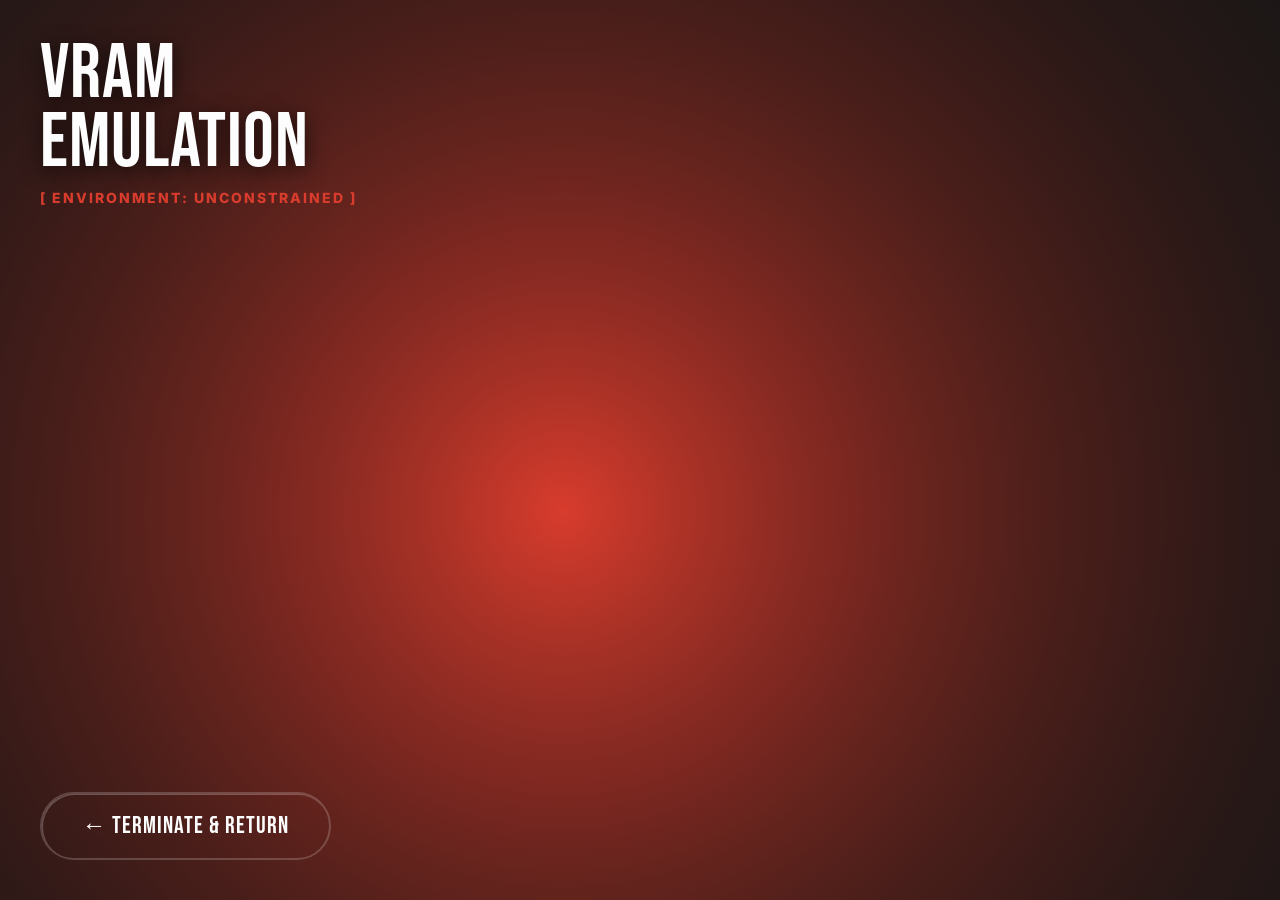
<file: liquid-sim.html>
<!doctype html>
<html lang="en">
  <head>
    <meta charset="UTF-8" />
    <meta name="viewport" content="width=device-width, initial-scale=1.0" />
    <title>VRAM Emulation | Lab</title>

    <link rel="preconnect" href="https://fonts.googleapis.com" />
    <link rel="preconnect" href="https://fonts.gstatic.com" crossorigin />
    <link
      href="https://fonts.googleapis.com/css2?family=Bebas+Neue&family=Inter:wght@400;600;800&display=swap"
      rel="stylesheet" />

    <link rel="stylesheet" href="stylesheets/main.css" />

    <style>
      /* =====================================================================
        GRADE 9 EXPLANATION: FULLSCREEN CANVAS ISOLATION
        Because this page is a standalone laboratory, we put its specific 
        styles right here in the HTML file. 
        
        The 'lab-matrix-body' class strips away all scrollbars and margins, 
        forcing the screen to be exactly 100% of the viewport width (100vw) 
        and height (100vh). We use absolute positioning to pin the text and 
        the back button to the corners, letting the liquid canvas take over 
        the entire background.
        ===================================================================== 
      */

      /* Forces the page to act like a locked, dark monitor screen */
      .lab-matrix-body {
        margin: 0 !important;
        padding: 0 !important;
        width: 100vw;
        height: 100vh;
        overflow: hidden; /* Kills the scrollbars instantly */
        background-color: #141414 !important; /* Pitch black background */
      }

      /* Pins the invisible canvas drawing board to the absolute edges */
      #fluid-fullscreen {
        position: absolute;
        top: 0;
        left: 0;
        width: 100%;
        height: 100%;
        z-index: 1;
        cursor: crosshair; /* Changes the mouse pointer to a target */
      }

      /* Protects the text from being clicked so it doesn't interrupt the canvas */
      .lab-overlay {
        position: absolute;
        top: 4rem;
        left: 4rem;
        z-index: 10;
        pointer-events: none;
      }

      .lab-title {
        font-family: "Bebas Neue", serif;
        font-size: clamp(4rem, 6vw, 8rem);
        color: #ffffff;
        line-height: 0.9;
        margin: 0;
        text-shadow: 0 4px 20px rgba(0, 0, 0, 0.8); /* Helps text pop off the glowing background */
      }

      .lab-status {
        font-family: "Inter", sans-serif;
        font-weight: 800;
        font-size: 1.4rem;
        color: var(--accent-color);
        letter-spacing: 2px;
        margin-top: 1rem;
      }

      /* The Escape Hatch: Pins the exit button to the bottom left */
      .btn-exit-lab {
        position: absolute;
        bottom: 4rem;
        left: 4rem;
        pointer-events: auto; /* Re-enables clicking specifically for this button */
        border-color: rgba(255, 255, 255, 0.2) !important;
        background: transparent !important;
        color: #ffffff !important;
        z-index: 10;
      }

      /* Inverts the button color on hover so the user knows it's active */
      .btn-exit-lab:hover {
        background: #ffffff !important;
        color: #000000 !important;
      }
    </style>
  </head>
  <body class="lab-matrix-body">
    <canvas id="fluid-fullscreen"></canvas>

    <div class="lab-overlay">
      <h1 class="lab-title">VRAM<br />EMULATION</h1>
      <div class="lab-status">[ ENVIRONMENT: UNCONSTRAINED ]</div>
    </div>

    <a href="work.html" class="badge btn-exit-lab no-underline"
      >&larr; TERMINATE & RETURN</a
    >

    <script src="JavaScripts/scripts.js"></script>
  </body>
</html>
</file>
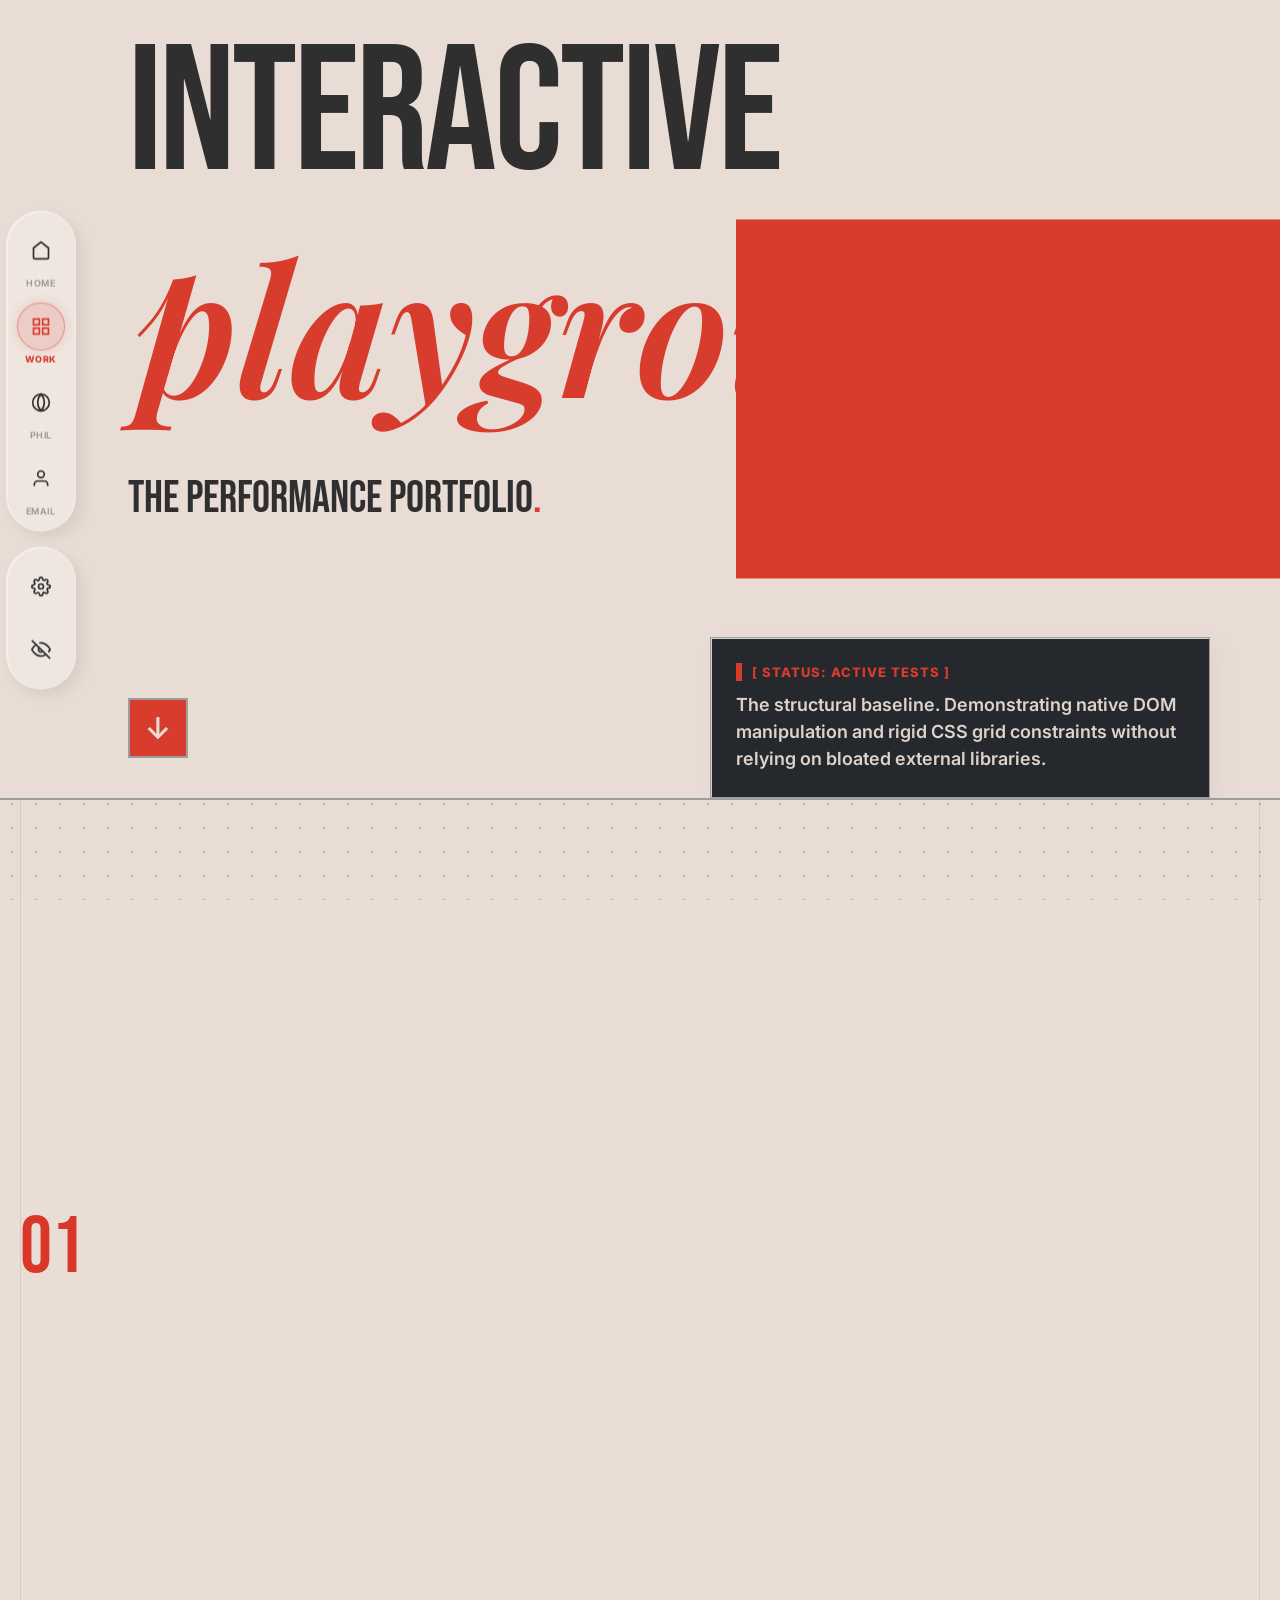
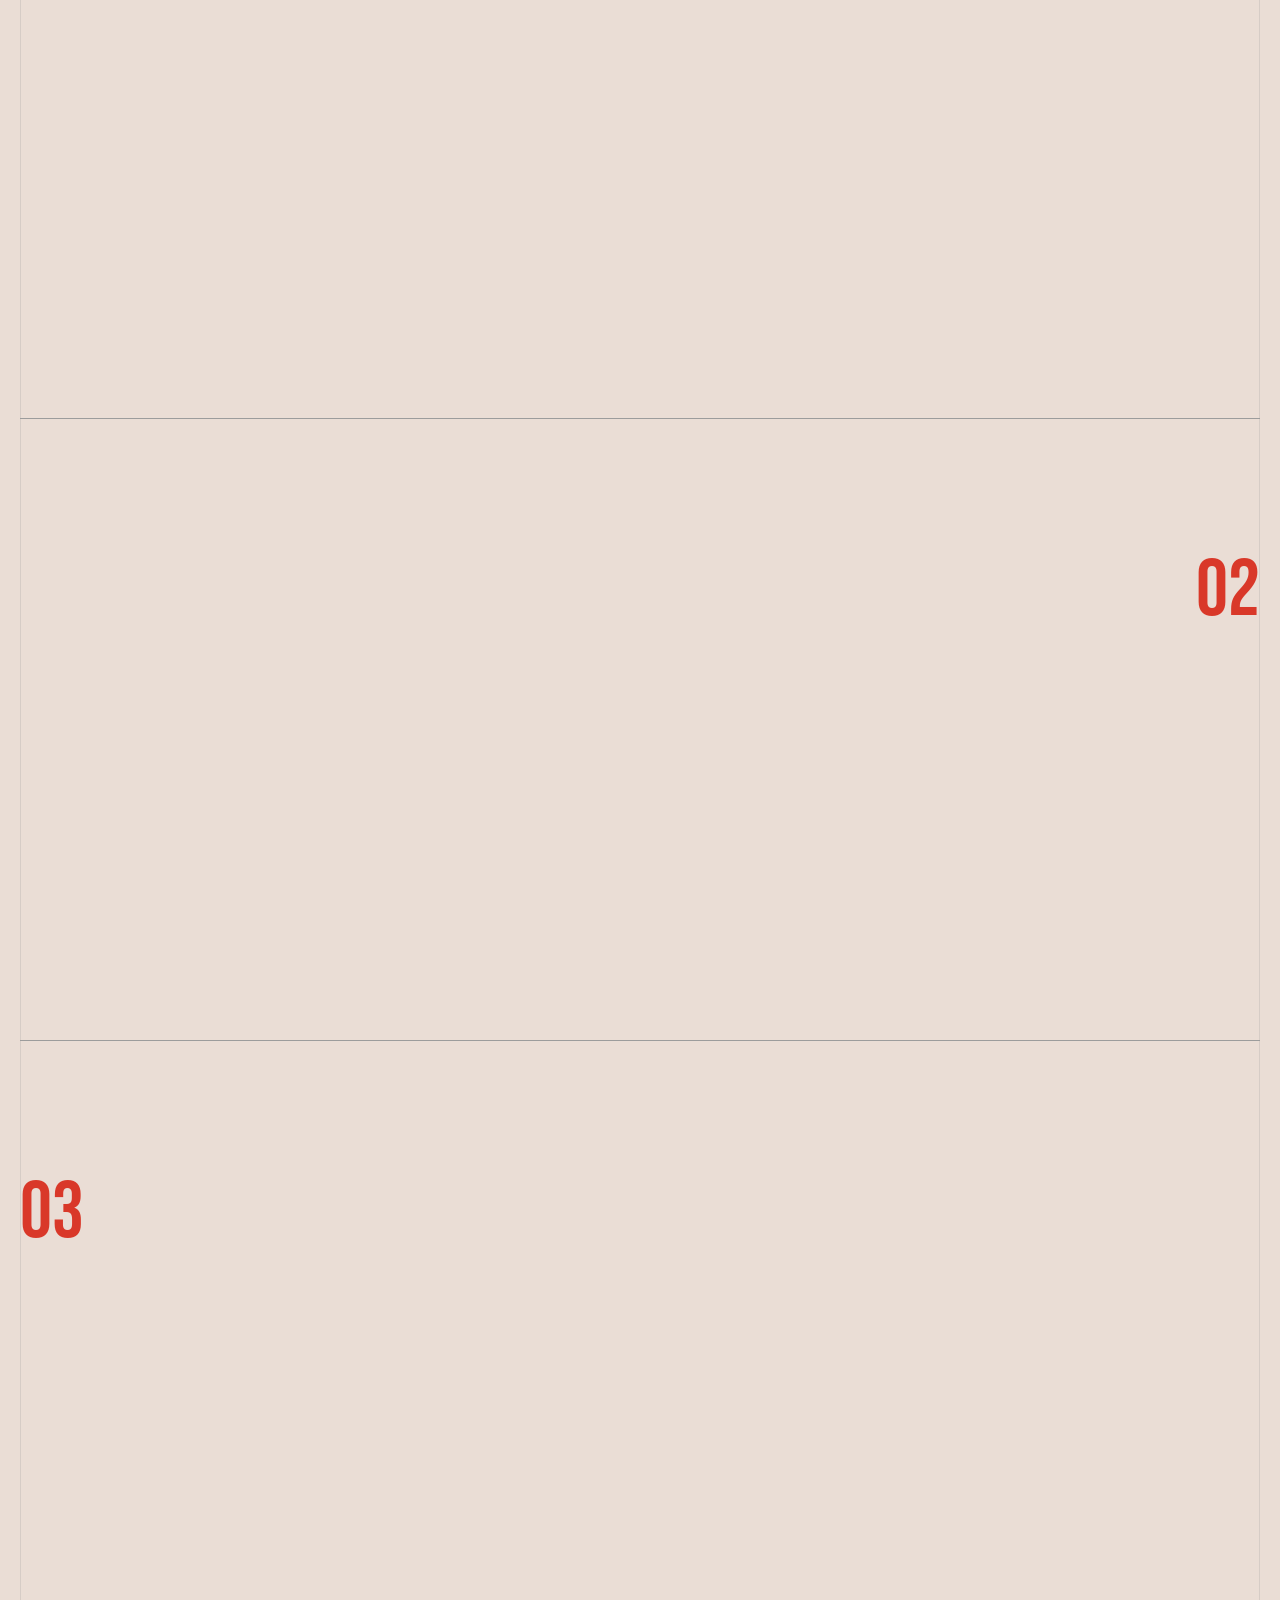
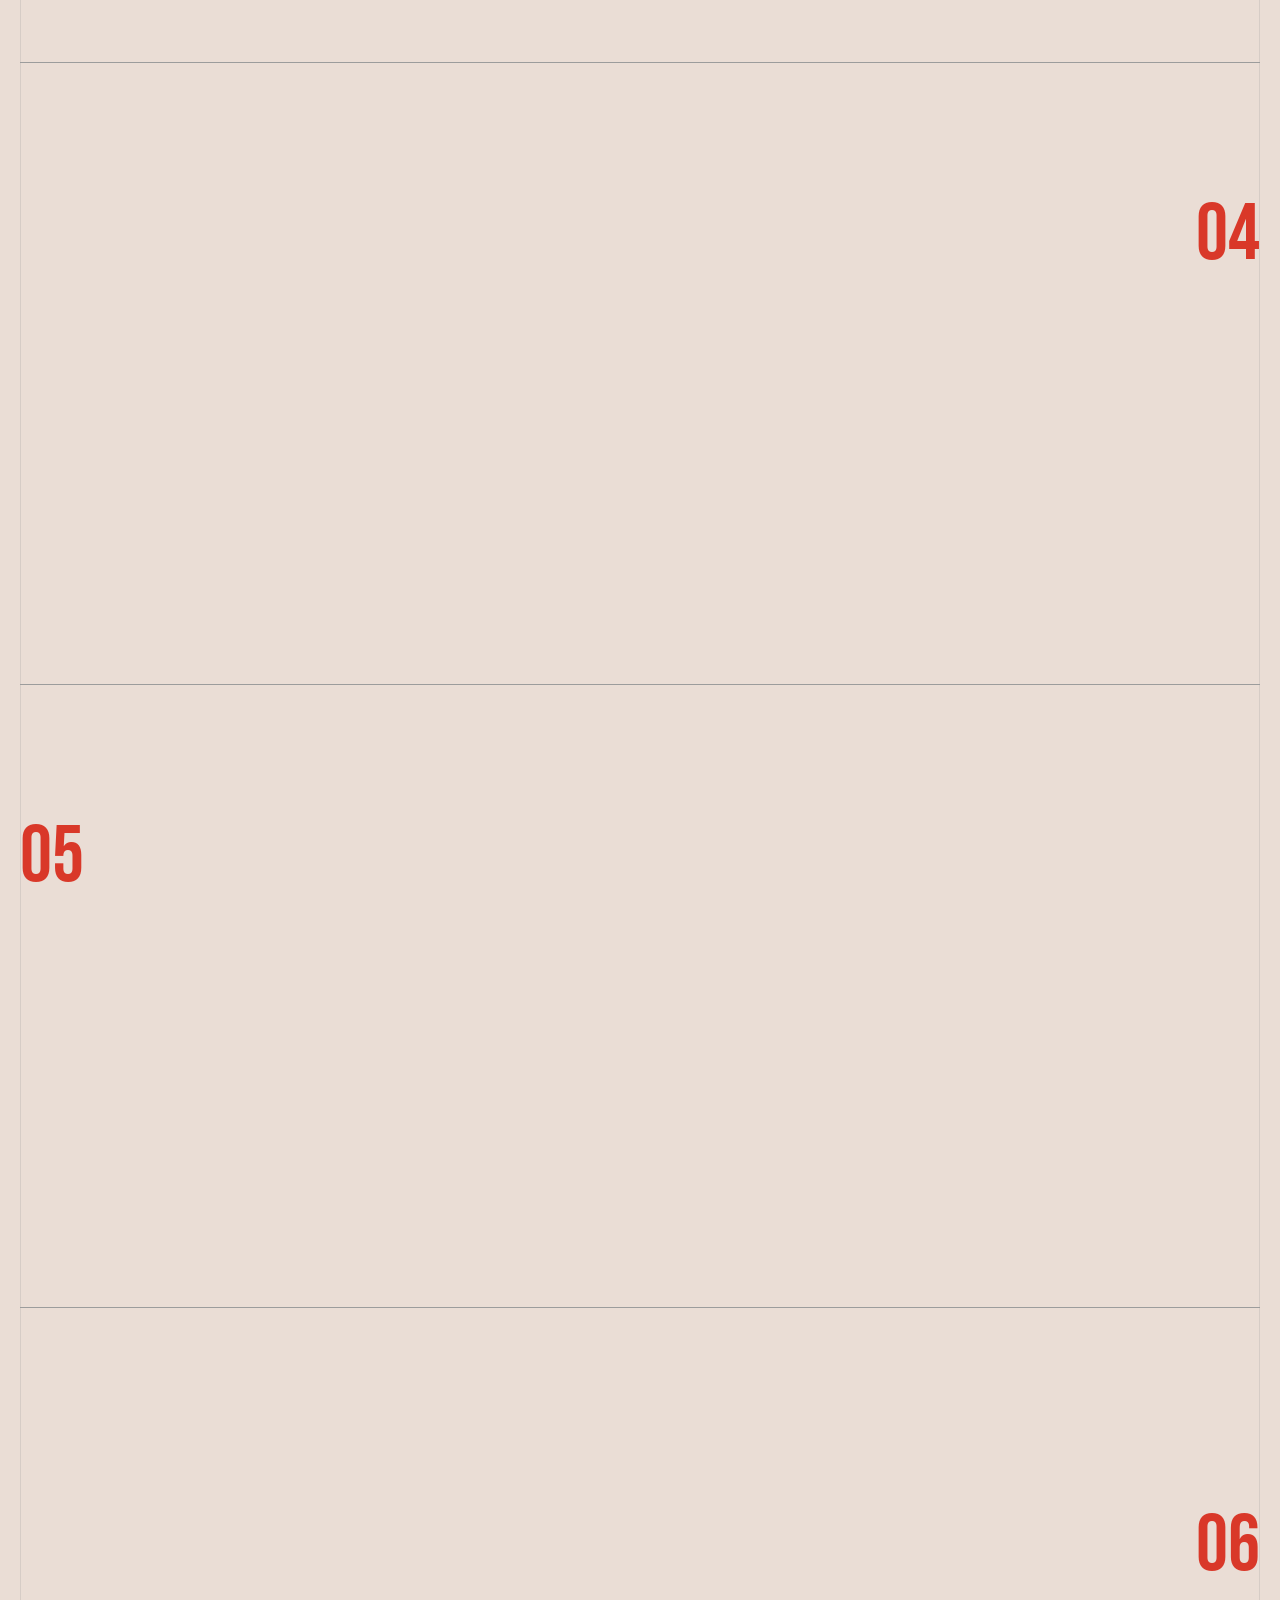
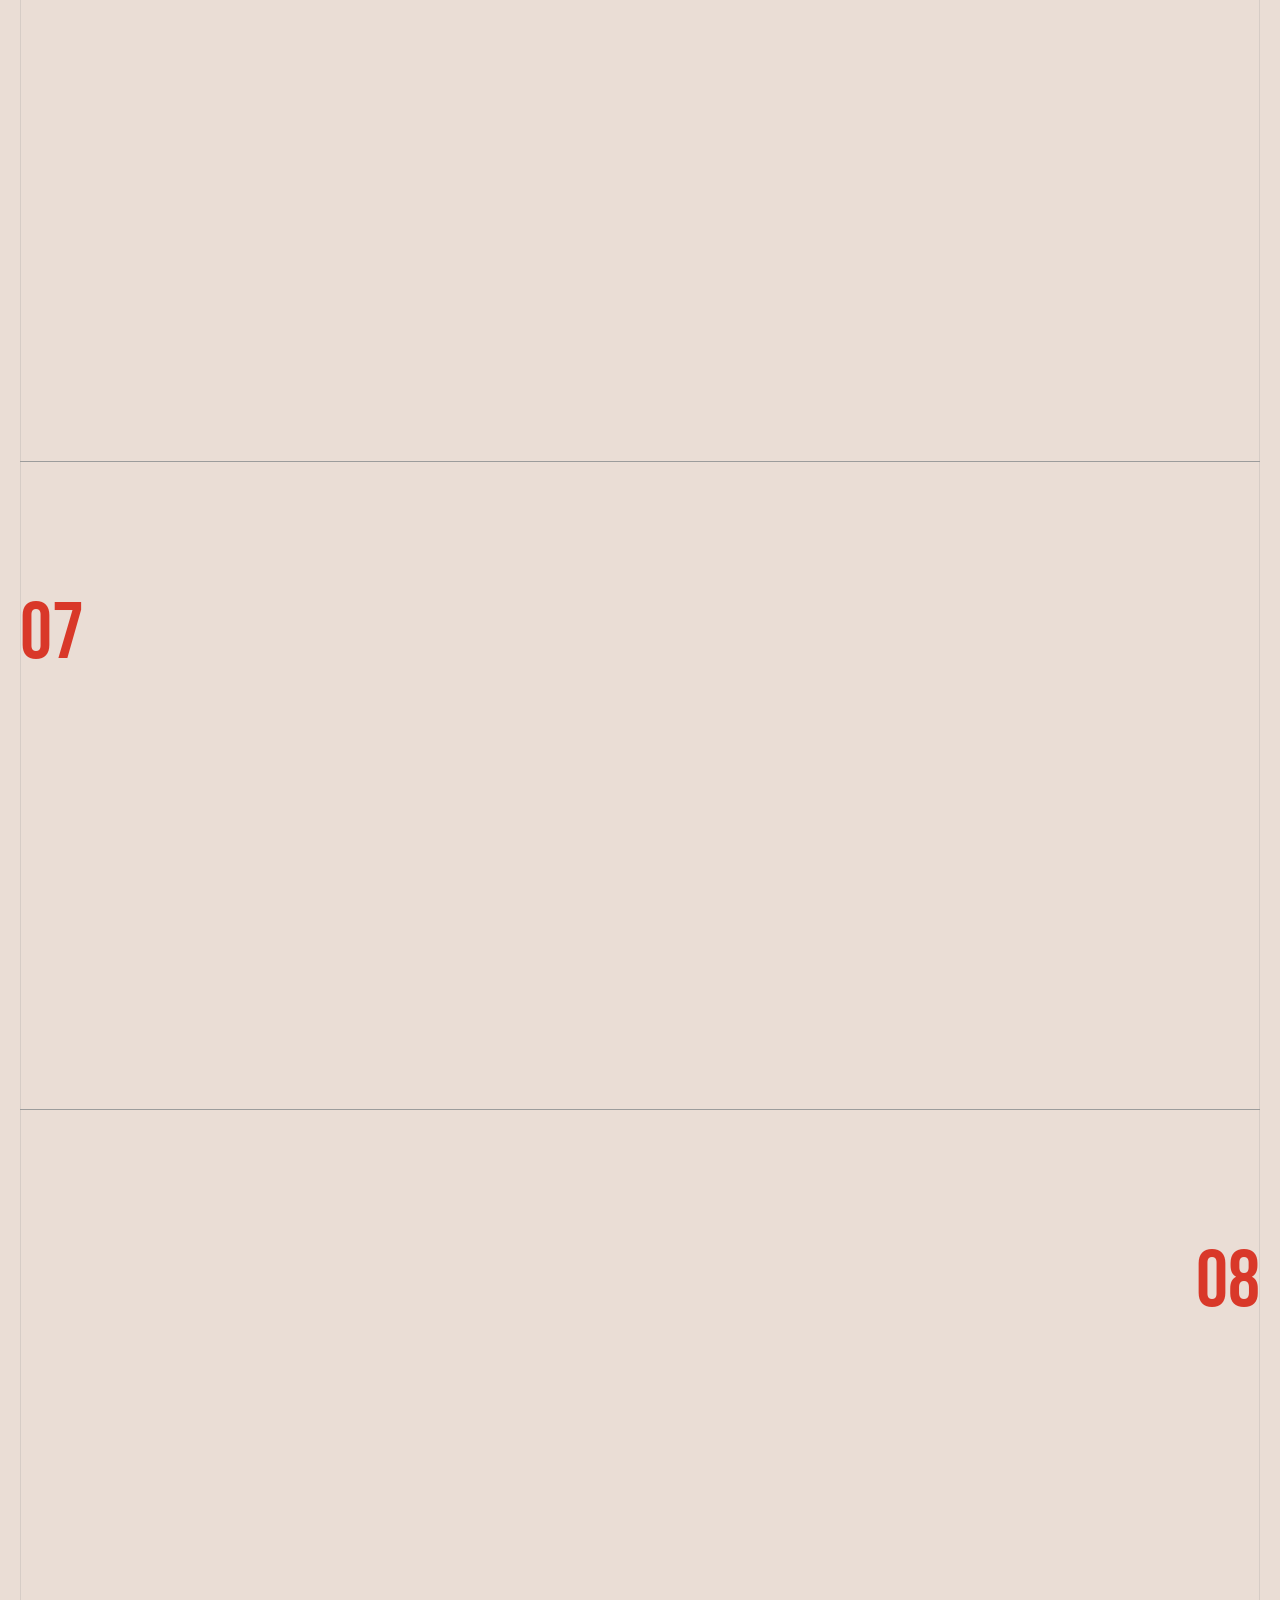
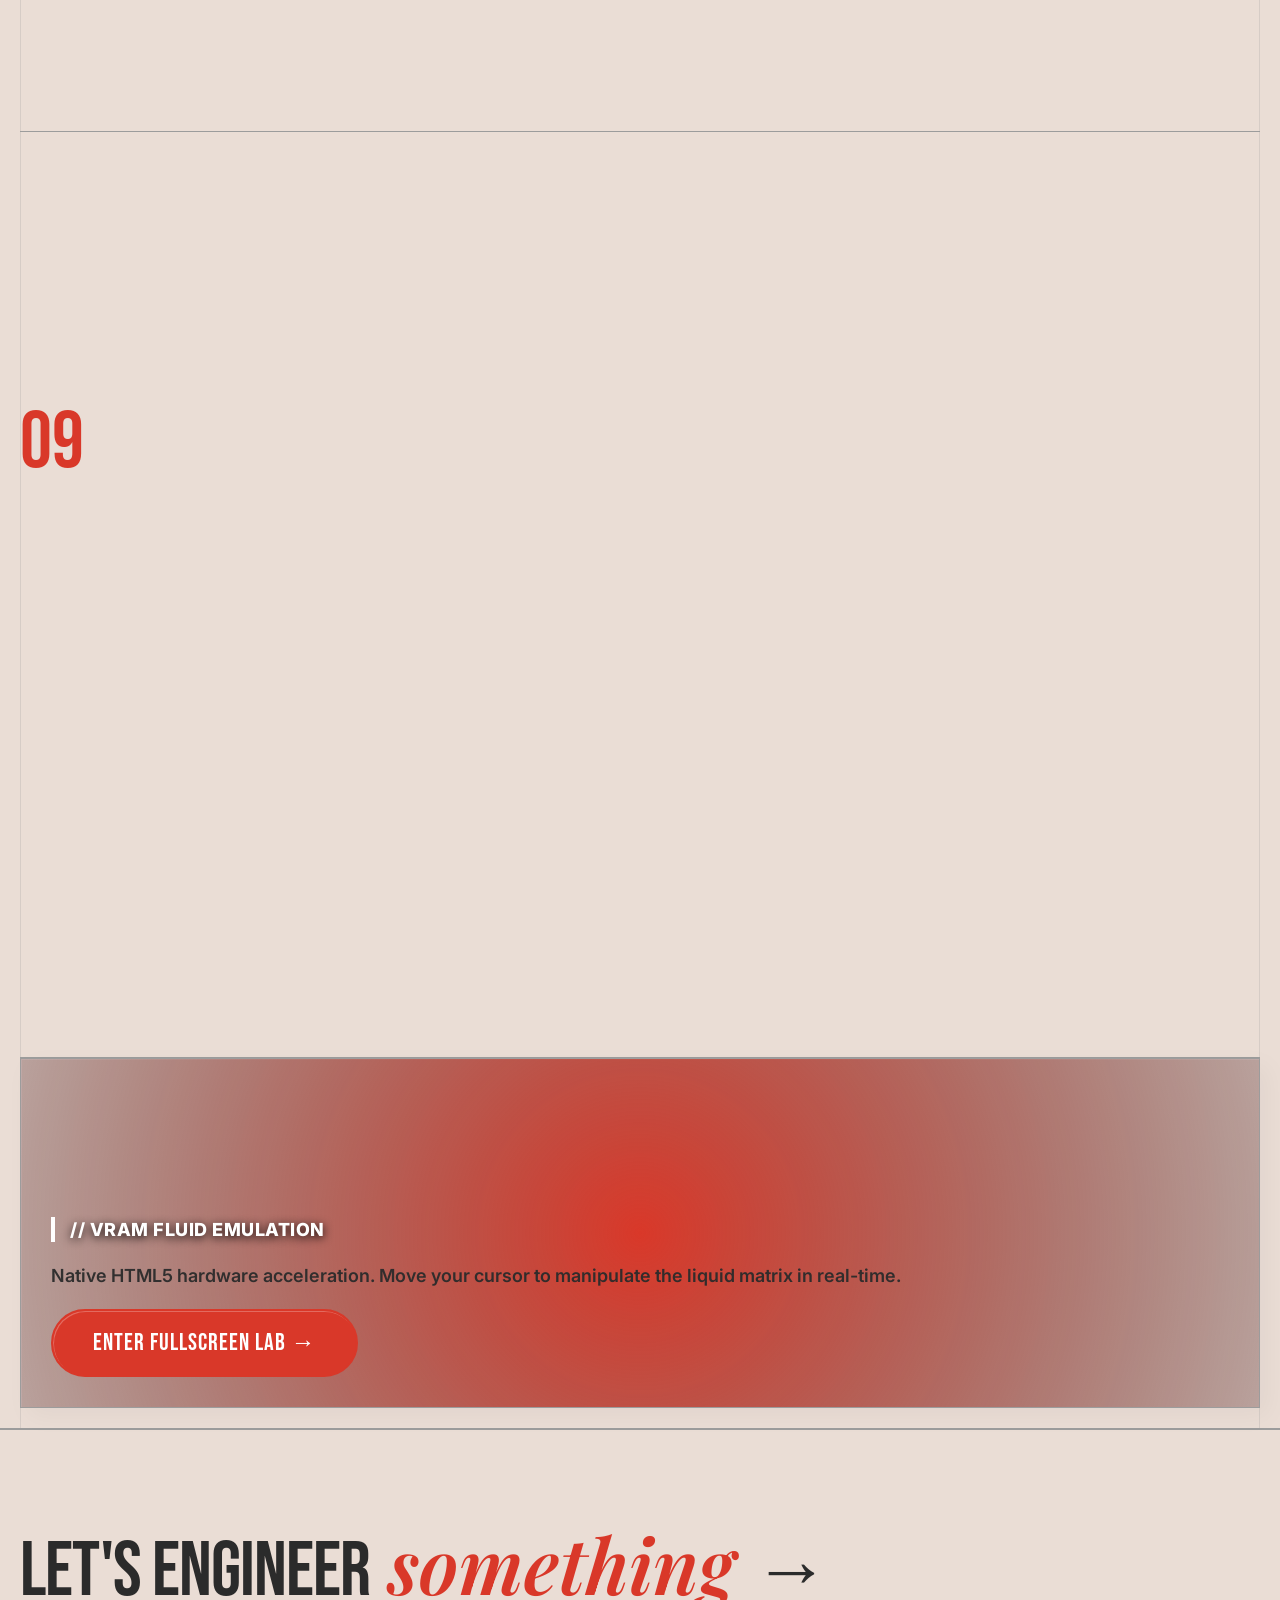
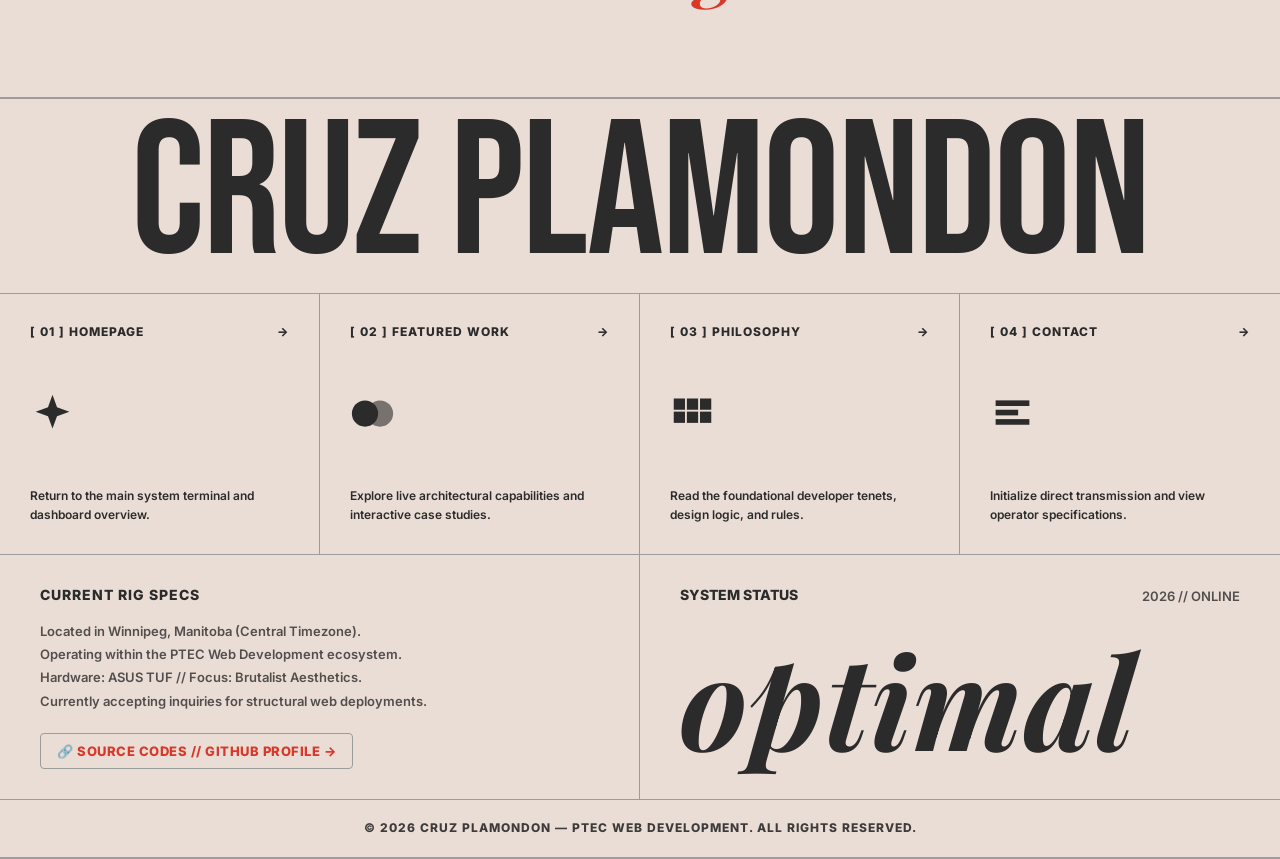
<file: work.html>
<!doctype html>
<html lang="en">
  <head>
    <meta charset="UTF-8" />
    <meta name="viewport" content="width=device-width, initial-scale=1.0" />
    <title>Interactive Playground | Cruz Plamondon</title>
    <meta
      name="description"
      content="Explore Cruz Plamondon's front-end engineering work: live demos, interactive canvas labs, and project case studies." />
    <link
      rel="canonical"
      href="https://cruz-in.github.io/portfolio-website/work.html" />
    <link rel="icon" type="image/svg+xml" href="favicon.svg" />

    <link rel="preconnect" href="https://fonts.googleapis.com" />
    <link rel="preconnect" href="https://fonts.gstatic.com" crossorigin />
    <link
      href="https://fonts.googleapis.com/css2?family=Bebas+Neue&family=Inter:wght@400;600;800&family=Playfair+Display:ital@1&display=swap"
      rel="stylesheet" />
    <link rel="stylesheet" href="stylesheets/main.css" />

    <style>
      /* 
        =====================================================================
        GRADE 9 EXPLANATION: THE PLAYGROUND ECOSYSTEM
        These classes structure our asynchronous lab testing interfaces.
        Since these elements are only executed inside work.html, isolating them
        internally preserves clean code separation standards.
        ======================================================================
      */

      .title-menu-desc {
        margin-top: 2.5rem;
        font-family: "Inter", sans-serif;
        font-size: 1.6rem;
        line-height: 1.6;
        color: var(--text-primary);
        opacity: 0.85;
        max-width: 35rem;
      }

      .editorial-split-row.reverse-row .title-menu-desc {
        margin-left: auto;
        text-align: right;
      }

      .editorial-split-row {
        display: grid;
        grid-template-columns: 1fr 1.3fr;
        gap: 10rem;
        padding: 10rem 0;
        border-bottom: var(--border-thin);
        align-items: center;
      }

      .editorial-split-row.reverse-row {
        grid-template-columns: 1.3fr 1fr;
      }

      .work-title-panel {
        display: flex;
        flex-direction: column;
      }

      .editorial-split-row.reverse-row .work-title-panel {
        order: 2;
        text-align: right;
        align-items: flex-end;
      }

      .work-playground-panel {
        display: flex;
        flex-direction: column;
        gap: 3rem;
        width: 100%;
      }

      .editorial-split-row.reverse-row .work-playground-panel {
        order: 1;
      }

      .interactive-sandbox-card {
        background-color: var(--bg-secondary);
        border: var(--border-thin);
        padding: 4rem;
        width: 100%;
      }

      .sandbox-headline-track {
        display: flex;
        align-items: center;
        gap: 1.5rem;
        margin-bottom: 2rem;
        border-left: 4px solid var(--accent-color);
        padding-left: 1.5rem;
      }

      .editorial-split-row.reverse-row .sandbox-headline-track {
        border-left: none;
        border-right: 4px solid var(--accent-color);
        padding-left: 0;
        padding-right: 1.5rem;
        justify-content: flex-end;
      }

      .sandbox-headline-track h3 {
        font-family: "Inter", sans-serif;
        font-weight: 800;
        font-size: 1.8rem;
        letter-spacing: 0.5px;
        margin: 0;
        border-left: none !important;
        padding-left: 0 !important;
      }

      .live-test-display {
        background-color: var(--bg-inverse);
        color: var(--text-inverse);
        padding: 3rem;
        text-align: center;
        margin-top: 2rem;
        border: var(--border-thin);
      }

      .sandbox-input-field {
        width: 100%;
        padding: 1.5rem;
        background-color: var(--bg-primary);
        border: var(--border-thin);
        color: var(--text-primary);
        font-family: "Inter", sans-serif;
        font-weight: 600;
        margin-bottom: 1.5rem;
      }

      .sandbox-input-field:focus {
        outline: 2px solid var(--accent-color);
      }

      /* SANDBOX TRACK SPECIFIC COMPONENT STATES */
      .lab-hover-card {
        background-color: var(--bg-primary);
        color: var(--text-primary);
        transition:
          transform 0.3s cubic-bezier(0.25, 1, 0.5, 1),
          box-shadow 0.3s cubic-bezier(0.25, 1, 0.5, 1);
        cursor: pointer;
        will-change: transform, box-shadow;
      }

      .lab-hover-card:hover {
        transform: translateY(-6px);
        box-shadow: 6px 6px 0px var(--accent-color);
      }

      .lab-logic-form {
        display: flex;
        flex-direction: column;
        gap: 1rem;
      }
      .lab-logic-title {
        font-weight: bold;
        font-size: 1.6rem;
        color: var(--text-inverse);
      }
      .lab-logic-label {
        color: var(--text-inverse);
        font-weight: 600;
      }
      .lab-logic-btn {
        color: var(--text-inverse);
        border-color: var(--border-color);
        padding: 1.2rem;
      }
      .lab-logic-result {
        font-family: monospace;
        font-size: 1.4rem;
        color: var(--accent-color);
        font-weight: bold;
      }

      .lab-fluid-box {
        padding: 3rem;
        overflow: hidden;
        resize: horizontal;
        background: var(--bg-primary);
        border: var(--border-thin);
      }
      .lab-fluid-text {
        font-size: clamp(1.6rem, 2.5vw, 3.5rem);
        line-height: 1;
        font-family: "Inter", sans-serif;
        font-weight: 800;
      }

      @media (max-width: 900px) {
        .editorial-split-row,
        .editorial-split-row.reverse-row {
          grid-template-columns: 1fr;
          gap: 4rem;
          padding: 6rem 0;
        }
        .editorial-split-row.reverse-row .work-title-panel {
          order: 1;
          text-align: left;
          align-items: flex-start;
        }
        .editorial-split-row.reverse-row .work-playground-panel {
          order: 2;
        }
        .editorial-split-row.reverse-row .sandbox-headline-track {
          border-right: none;
          border-left: 4px solid var(--accent-color);
          padding-right: 0;
          padding-left: 1.5rem;
          justify-content: flex-start;
        }
        .interactive-sandbox-card {
          padding: 2.5rem;
        }
        .title-menu-desc {
          max-width: 100%;
          font-size: 1.5rem;
        }
        .editorial-split-row.reverse-row .title-menu-desc {
          text-align: left;
          margin-left: 0;
        }
      }

      /* =====================================================================
         GRADE 9 EXPLANATION: WIDESCREEN HERO GRAPHIC OVERRIDE
         This gives our missing '.hero-title-work' class its styling rules 
         on desktop screens. We use clamp() so it scales down beautifully 
         before hitting the mobile media query break limits.
         ===================================================================== */
      .hero-title-work {
        font-size: clamp(10rem, 14vw, 22rem) !important;
        font-weight: 800;
        line-height: 0.85;
        letter-spacing: -3px;
        text-transform: uppercase;
        display: block;
        color: var(--text-primary);
      }

      /* Updated to preserve heavy size contrast between titles and body paragraphs */
      .work-section-heading {
        font-size: clamp(4.5rem, 6.5vw, 8.5rem) !important;
        line-height: 0.9;
        letter-spacing: -1px;
        margin-top: 1rem;
      }

      /* =====================================================================
         REFACTORED TRACK 09 LAYOUT SYSTEMS
         ===================================================================== */
      .lab-fullscreen-preview {
        padding: 0 !important;
        overflow: hidden !important;
        height: 350px !important;
        position: relative !important;
      }

      #fluid-lab-canvas {
        position: absolute;
        top: 0;
        left: 0;
        width: 100%;
        height: 100%;
        z-index: 1;
      }

      /* Unified identifier wrapper holding only functional structural context */
      #vram-lab-content {
        z-index: 12 !important;
      }

      .vram-headline-override {
        border-left-color: #ffffff !important;
        margin-bottom: 0 !important;
      }

      .vram-headline-override h3 {
        color: #ffffff !important;
        text-shadow: 0 2px 10px rgb(0, 0, 0);
      }

      /* Single operational layout class attached to your html markup */
      .vram-lab-interactive-overlay {
        position: absolute !important;
        bottom: 3rem !important;
        left: 3rem !important;
        pointer-events: none !important;
        z-index: 10 !important;
      }

      /* MISSING TYPOGRAPHY HOOKS (previously unstyled) */
      .work-large-num {
        font-family: "Bebas Neue", serif;
        font-size: 8rem;
        line-height: 0.8;
        color: var(--accent-color);
      }

      .selection-zone {
        cursor: text;
      }
    </style>

    <script>
      if (localStorage.getItem("system-theme") === "dark") {
        document.documentElement.classList.add("dark-mode");
      }
    </script>
  </head>
  <body>
    <a href="#main-content" class="skip-link">Skip to Content</a>

    <div id="progress-bar"></div>

    <!-- START: DUAL-CLUSTER GLASS PILL NAVIGATION -->
    <nav class="nav-glass-pill" id="main-nav-pill" aria-label="Main Navigation">
      <div class="nav-pill-list" id="nav-pill-list">
        <div class="nav-lens" id="nav-lens" aria-hidden="true"></div>

        <!-- PRIMARY NAVIGATION CLUSTER -->
        <ul class="nav-cluster primary-cluster">
          <li class="nav-item is-active">
            <a href="index.html" class="nav-icon" aria-label="Homepage">
              <svg
                viewBox="0 0 24 24"
                fill="none"
                stroke="currentColor"
                stroke-width="2">
                <path d="M3 9l9-7 9 7v11a2 2 0 0 1-2 2H5a2 2 0 0 1-2-2z"></path>
              </svg>
            </a>
            <span class="nav-label">HOME</span>
          </li>

          <li class="nav-item">
            <a href="work.html" class="nav-icon" aria-label="Featured Work">
              <svg
                viewBox="0 0 24 24"
                fill="none"
                stroke="currentColor"
                stroke-width="2">
                <rect x="3" y="3" width="7" height="7"></rect>
                <rect x="14" y="3" width="7" height="7"></rect>
                <rect x="14" y="14" width="7" height="7"></rect>
                <rect x="3" y="14" width="7" height="7"></rect>
              </svg>
            </a>
            <span class="nav-label">WORK</span>
            <div class="glass-flyout edge-align-left">
              <span class="flyout-title">FEATURED WORK</span>
              <a href="index.html#featured-work">Treaty 1 Architecture</a>
              <a href="index.html#about">Capabilities Matrix</a>
              <a href="work.html">Interactive Laboratory</a>
            </div>
          </li>

          <li class="nav-item">
            <a
              href="philosophy.html"
              class="nav-icon"
              aria-label="Developer Philosophy">
              <svg
                viewBox="0 0 24 24"
                fill="none"
                stroke="currentColor"
                stroke-width="2">
                <circle cx="12" cy="12" r="10"></circle>
                <path
                  d="M12 2a15.3 15.3 0 0 1 4 10 15.3 15.3 0 0 1-4 10 15.3 15.3 0 0 1-4-10 15.3 15.3 0 0 1 4-10z"></path>
              </svg>
            </a>
            <span class="nav-label">PHIL</span>
            <div class="glass-flyout">
              <span class="flyout-title">PHILOSOPHY</span>
              <a href="philosophy.html#tenets">The War on Load</a>
              <a href="philosophy.html#tenets">First Eye Psychology</a>
              <a href="philosophy.html#tenets">Chameleon Aesthetic</a>
            </div>
          </li>

          <li class="nav-item">
            <a
              href="contact.html"
              class="nav-icon"
              aria-label="Contact Operator">
              <svg
                viewBox="0 0 24 24"
                fill="none"
                stroke="currentColor"
                stroke-width="2">
                <path d="M20 21v-2a4 4 0 0 0-4-4H8a4 4 0 0 0-4 4v2"></path>
                <circle cx="12" cy="7" r="4"></circle>
              </svg>
            </a>
            <span class="nav-label">EMAIL</span>
            <div class="glass-flyout">
              <span class="flyout-title">EMAIL & CONTACT</span>
              <a href="contact.html">Direct message</a>
              <a href="contact.html#personal-specs">Operator profile</a>
              <a href="https://github.com/cruz-in" target="_blank"
                >GitHub Repository</a
              >
            </div>
          </li>
        </ul>

        <!-- SYSTEM CONTROLS CLUSTER -->
        <ul class="nav-cluster system-cluster">
          <li class="nav-item">
            <button class="nav-icon" aria-label="System Settings">
              <svg
                viewBox="0 0 24 24"
                fill="none"
                stroke="currentColor"
                stroke-width="2">
                <circle cx="12" cy="12" r="3"></circle>
                <path
                  d="M19.4 15a1.65 1.65 0 0 0 .33 1.82l.06.06a2 2 0 0 1 0 2.83 2 2 0 0 1-2.83 0l-.06-.06a1.65 1.65 0 0 0-1.82-.33 1.65 1.65 0 0 0-1 1.51V21a2 2 0 0 1-2 2 2 2 0 0 1-2-2v-.09A1.65 1.65 0 0 0 9 19.4a1.65 1.65 0 0 0-1.82.33l-.06.06a2 2 0 0 1-2.83 0 2 2 0 0 1 0-2.83l.06-.06a1.65 1.65 0 0 0 .33-1.82 1.65 1.65 0 0 0-1.51-1H3a2 2 0 0 1-2-2 2 2 0 0 1 2-2h.09A1.65 1.65 0 0 0 4.6 9a1.65 1.65 0 0 0-.33-1.82l-.06-.06a2 2 0 0 1 0-2.83 2 2 0 0 1 2.83 0l.06.06a1.65 1.65 0 0 0 1.82.33H9a1.65 1.65 0 0 0 1-1.51V3a2 2 0 0 1 2-2 2 2 0 0 1 2 2v.09a1.65 1.65 0 0 0 1 1.51 1.65 1.65 0 0 0 1.82-.33l.06-.06a2 2 0 0 1 2.83 0 2 2 0 0 1 0 2.83l-.06.06a1.65 1.65 0 0 0-.33 1.82V9a1.65 1.65 0 0 0 1.51 1H21a2 2 0 0 1 2 2 2 2 0 0 1-2 2h-.09a1.65 1.65 0 0 0-1.51 1z"></path>
              </svg>
            </button>
            <div class="glass-flyout edge-align-right">
              <span class="flyout-title">SYSTEM PREFS</span>

              <button
                class="composite-search-btn interactive-button-action"
                aria-label="Open Search">
                <div class="search-glass-puck">
                  <svg
                    viewBox="0 0 24 24"
                    fill="none"
                    stroke="currentColor"
                    stroke-width="2.5">
                    <circle cx="11" cy="11" r="8"></circle>
                    <line x1="21" y1="21" x2="16.65" y2="16.65"></line>
                  </svg>
                </div>
                <div class="search-solid-pill">SEARCH PLATFORM</div>
              </button>

              <div class="glass-toggle-wrapper margin-top-1">
                <input
                  type="checkbox"
                  id="theme-switch"
                  class="theme-switch-input"
                  aria-label="Toggle Dark Mode" />
                <label for="theme-switch" class="glass-toggle-label">
                  <span class="glass-toggle-knob">
                    <svg
                      class="toggle-sun"
                      viewBox="0 0 24 24"
                      fill="none"
                      stroke="currentColor"
                      stroke-width="2">
                      <circle cx="12" cy="12" r="5"></circle>
                      <line x1="12" y1="1" x2="12" y2="3"></line>
                      <line x1="12" y1="21" x2="12" y2="23"></line>
                      <line x1="4.22" y1="4.22" x2="5.64" y2="5.64"></line>
                      <line x1="18.36" y1="18.36" x2="19.78" y2="19.78"></line>
                      <line x1="1" y1="12" x2="3" y2="12"></line>
                      <line x1="21" y1="12" x2="23" y2="12"></line>
                      <line x1="4.22" y1="19.78" x2="5.64" y2="18.36"></line>
                      <line x1="18.36" y1="5.64" x2="19.78" y2="4.22"></line>
                    </svg>
                    <svg
                      class="toggle-moon"
                      viewBox="0 0 24 24"
                      fill="none"
                      stroke="currentColor"
                      stroke-width="2">
                      <path
                        d="M21 12.79A9 9 0 1 1 11.21 3 7 7 0 0 0 21 12.79z"></path>
                    </svg>
                  </span>
                </label>
                <span class="toggle-label-text">DARK MODE</span>
              </div>

              <div class="glass-toggle-wrapper margin-top-1">
                <input
                  type="checkbox"
                  id="audio-switch"
                  class="audio-switch-input theme-switch-input"
                  aria-label="Toggle System Audio Mute" />
                <label for="audio-switch" class="glass-toggle-label">
                  <span class="glass-toggle-knob">
                    <svg
                      class="toggle-audio-on"
                      viewBox="0 0 24 24"
                      fill="none"
                      stroke="currentColor"
                      stroke-width="2">
                      <polygon
                        points="11 5 6 9 2 9 2 15 6 15 11 19 11 5"></polygon>
                      <path
                        d="M19.07 4.93a10 10 0 0 1 0 14.14M15.54 8.46a5 5 0 0 1 0 7.07"></path>
                    </svg>
                    <svg
                      class="toggle-audio-off"
                      viewBox="0 0 24 24"
                      fill="none"
                      stroke="currentColor"
                      stroke-width="2">
                      <polygon
                        points="11 5 6 9 2 9 2 15 6 15 11 19 11 5"></polygon>
                      <line x1="23" y1="9" x2="17" y2="15"></line>
                      <line x1="17" y1="9" x2="23" y2="15"></line>
                    </svg>
                  </span>
                </label>
                <span class="toggle-label-text">MUTE AUDIO</span>
              </div>
            </div>
          </li>

          <li class="nav-item">
            <button
              id="stealth-toggle-btn"
              class="nav-icon"
              aria-label="Hide UI">
              <svg
                class="icon-eye-off"
                viewBox="0 0 24 24"
                fill="none"
                stroke="currentColor"
                stroke-width="2">
                <path
                  d="M17.94 17.94A10.07 10.07 0 0 1 12 20c-7 0-11-8-11-8a18.45 18.45 0 0 1 5.06-5.94M9.9 4.24A9.12 9.12 0 0 1 12 4c7 0 11 8 11 8a18.5 18.5 0 0 1-2.16 3.19m-6.72-1.07a3 3 0 1 1-4.24-4.24"></path>
                <line x1="1" y1="1" x2="23" y2="23"></line>
              </svg>
              <svg
                class="icon-eye"
                viewBox="0 0 24 24"
                fill="none"
                stroke="currentColor"
                stroke-width="2"
                style="display: none">
                <path d="M1 12s4-8 11-8 11 8 11 8-4 8-11 8-11-8-11-8z"></path>
                <circle cx="12" cy="12" r="3"></circle>
              </svg>
            </button>
          </li>
        </ul>
      </div>
    </nav>

    <!-- Search Overlay Component -->
    <div class="drawer-overlay" aria-hidden="true"></div>
    <section
      class="drawer-panel"
      aria-hidden="true"
      role="dialog"
      aria-modal="true"
      aria-label="Search">
      <div class="drawer-header">
        <form class="drawer-form">
          <label for="drawer-search-input" class="sr-only">Search</label>
          <input
            type="text"
            id="drawer-search-input"
            placeholder="SEARCH PORTFOLIO..."
            autocomplete="off"
            disabled />
        </form>
      </div>
      <section class="drawer-content">
        <h4>QUICK LINKS</h4>
        <ul class="drawer-results"></ul>
      </section>
    </section>

    <main id="main-content">
      <!-- 01. Playground Hero Viewport -->
      <section class="hero-section accent-right border-bottom">
        <div class="hero-left">
          <section>
            <h1 class="margin-zero hero-title-work">
              INTERACTIVE<span class="line-break"></span
              ><span class="block-span serif-italic">playground.</span>
            </h1>
            <p class="hero-subtitle">
              THE PERFORMANCE PORTFOLIO<span class="accent-dot">.</span>
            </p>
          </section>
          <div class="scroll-wrapper">
            <a
              href="#arsenal-track"
              class="btn-scroll"
              aria-label="Scroll down to Technical Arsenal"
              >&darr;</a
            >
          </div>
        </div>

        <div class="hero-right">
          <div class="color-block-accent"></div>

          <section class="padding-box card-dark hero-terminal">
            <h3 class="terminal-title">[ STATUS: ACTIVE TESTS ]</h3>
            <p class="body-large top-1rem">
              The structural baseline. Demonstrating native DOM manipulation and
              rigid CSS grid constraints without relying on bloated external
              libraries.
            </p>
          </section>
        </div>
      </section>

      <section id="arsenal-track" class="container">
        <div class="editorial-split-row">
          <div class="work-title-panel">
            <span class="work-large-num" aria-hidden="true">01</span>
            <h2 class="work-section-heading">
              Live Capabilities
              <span class="block-span serif-italic">showcase.</span>
            </h2>
            <p class="title-menu-desc">
              The structural baseline. Demonstrating native DOM manipulation and
              rigid CSS grid constraints without relying on bloated external
              libraries.
            </p>
          </div>

          <div class="work-playground-panel">
            <section class="interactive-sandbox-card">
              <div class="sandbox-headline-track">
                <h3 class="project-features-title">
                  // CORE LANGUAGES &amp; ENGINE
                </h3>
              </div>
              <p class="body-large">
                Your platform is built from the ground up using clean,
                industry-standard website text frameworks, custom visual styling
                structures, and pure, modern web programming instructions. By
                actively turning away from heavy, pre-made software packages and
                generic website builders that slow down your pages, your website
                stays completely independent and lightweight. This direct
                approach ensures that your loading speeds remain exceptionally
                fast on all networks and your background website files stay
                perfectly clean, organized, and highly secure from external
                software bugs.
              </p>
            </section>
            <section class="interactive-sandbox-card">
              <div class="sandbox-headline-track">
                <h3 class="project-features-title">
                  // MATHEMATICAL SCALING MATH
                </h3>
              </div>
              <p class="body-large">
                This website layout is built using highly flexible, built-in
                structural grid lines combined with smart mathematical equations
                that calculate dimensions automatically. Instead of using old,
                fragile design rules where a developer has to guess exact phone
                or monitor sizes, this system allows the entire website layout
                to smoothly stretch or shrink to fit the exact screen of any
                device automatically. This completely eliminates common template
                glitches, text overlapping, and broken columns when a customer
                rotates their smartphone or switches from an office tablet to a
                wide desktop monitor.
              </p>
            </section>
          </div>
        </div>
      </section>

      <section id="lab-selection" class="container">
        <div class="editorial-split-row reverse-row">
          <div class="work-title-panel">
            <span class="work-large-num" aria-hidden="true">02</span>
            <h2 class="work-section-heading">
              CUSTOM<span class="block-span serif-italic">selection.</span>
            </h2>
            <p class="title-menu-desc">
              Overrides the browser's default highlighting behaviors to enforce
              strict brand cohesion across all tactile user interactions.
            </p>
          </div>

          <div class="work-playground-panel">
            <section class="interactive-sandbox-card">
              <div class="sandbox-headline-track">
                <h3>// PSEUDO-ELEMENT COHESION</h3>
              </div>
              <p class="body-large">
                Standard blue text highlighting breaks interface immersion. This
                card uses specific pseudo-element targeting to bind text
                selections directly to the primary system accent layer.
              </p>
              <div class="live-test-display selection-zone">
                <p class="body-large margin-zero">
                  [ HIGHLIGHT THIS TEXT BLOCK TO TEST THE SYSTEM ACCENT
                  HIGHLIGHT ]
                </p>
              </div>
            </section>
          </div>
        </div>
      </section>

      <section id="lab-shake" class="container">
        <div class="editorial-split-row">
          <div class="work-title-panel">
            <span class="work-large-num" aria-hidden="true">03</span>
            <h2 class="work-section-heading">
              ERROR<span class="block-span serif-italic">physics.</span>
            </h2>
            <p class="title-menu-desc">
              Translates static validation states into aggressive kinetic
              feedback to command immediate user attention when systems fail.
            </p>
          </div>

          <div class="work-playground-panel">
            <section class="interactive-sandbox-card">
              <div class="sandbox-headline-track">
                <h3>// LATERAL FEEDBACK LOOPS</h3>
              </div>
              <p class="body-large bottom-2-5rem">
                Static error readouts are easy to miss. This component triggers
                an active, lateral shake animation response and updates mouse
                tracking states to signal invalid form actions instantly.
              </p>
              <button
                id="live-shake-btn"
                class="interactive-button-action btn-block">
                TRIGGER ACTIVE ERROR SHAKE &rarr;
              </button>
            </section>
          </div>
        </div>
      </section>

      <section id="lab-elevation" class="container">
        <div class="editorial-split-row reverse-row">
          <div class="work-title-panel">
            <span class="work-large-num" aria-hidden="true">04</span>
            <h2 class="work-section-heading">
              HOVER<span class="block-span serif-italic">elevation.</span>
            </h2>
            <p class="title-menu-desc">
              Emulates an interactive Z-axis, lifting flat components into the
              foreground to establish clickable priority and tactile depth.
            </p>
          </div>

          <div class="work-playground-panel">
            <section class="interactive-sandbox-card">
              <div class="sandbox-headline-track">
                <h3>// DEPTH MATRIX EMULATION</h3>
              </div>
              <p class="body-large bottom-2-5rem">
                Flat design frameworks risk looking lifeless. To establish
                physical context, specific components trigger a smooth offset
                transformation and cast severe drop shadows on hover.
              </p>
              <div class="live-test-display lab-hover-card">
                <h4>[ HOVER OVER THIS CORE NODE TO ELEVATE ]</h4>
              </div>
            </section>
          </div>
        </div>
      </section>

      <section id="lab-print" class="container">
        <div class="editorial-split-row">
          <div class="work-title-panel">
            <span class="work-large-num" aria-hidden="true">05</span>
            <h2 class="work-section-heading">
              PRINT<span class="block-span serif-italic">stylesheets.</span>
            </h2>
            <p class="title-menu-desc">
              Strips the digital interface entirely, delivering a clean,
              uncompressed monochrome layout optimized strictly for physical
              paper.
            </p>
          </div>

          <div class="work-playground-panel">
            <section class="interactive-sandbox-card">
              <div class="sandbox-headline-track">
                <h3>// OFFLINE DOCUMENT REDIRECTS</h3>
              </div>
              <p class="body-large bottom-2-5rem">
                True software optimization accounts for offline utilization.
                This engine runs a custom document print layout that scrubs out
                screen interfaces and reveals uncompressed raw paths.
              </p>
              <button
                id="live-print-btn"
                class="interactive-button-action btn-block"
                onclick="window.print()">
                LAUNCH PRINTER STYLESHEET PROFILE &rarr;
              </button>
            </section>
          </div>
        </div>
      </section>

      <section id="lab-logic" class="container">
        <div class="editorial-split-row reverse-row">
          <div class="work-title-panel">
            <span class="work-large-num" aria-hidden="true">06</span>
            <h2 class="work-section-heading">
              FUNCTIONAL<span class="block-span serif-italic">arrays.</span>
            </h2>
            <p class="title-menu-desc">
              Bypasses rigid conditionals by filtering inputs through dynamic
              JavaScript logic modules to output clean, evaluated data.
            </p>
          </div>

          <div class="work-playground-panel">
            <section class="interactive-sandbox-card">
              <div class="sandbox-headline-track">
                <h3>// CONDITIONAL DECLUTTERING</h3>
              </div>
              <p class="body-large bottom-2-5rem">
                Replacing fragile, hardcoded conditionals with flexible system
                arrays. This internal logic module evaluates inputs cleanly
                through standard computational methods.
              </p>
              <div class="live-test-display text-left">
                <form id="live-logic-form" class="lab-logic-form">
                  <p class="lab-logic-title margin-zero mb-1">
                    Is HTML a programming language?
                  </p>
                  <label class="lab-logic-label"
                    ><input type="radio" name="q1" value="yes" /> Yes</label
                  >
                  <label class="lab-logic-label"
                    ><input type="radio" name="q1" value="no" /> No</label
                  >
                  <button
                    type="button"
                    id="live-logic-btn"
                    class="interactive-button-action lab-logic-btn top-1rem">
                    EXECUTE INPUT PARSER
                  </button>
                </form>
                <p id="live-logic-result" class="lab-logic-result top-2rem">
                  [ ENGINE STATUS // ONLINE ]
                </p>
              </div>
            </section>
          </div>
        </div>
      </section>

      <section id="lab-fluid" class="container">
        <div class="editorial-split-row">
          <div class="work-title-panel">
            <span class="work-large-num" aria-hidden="true">07</span>
            <h2 class="work-section-heading">
              FLUID<span class="block-span serif-italic">scaling.</span>
            </h2>
            <p class="title-menu-desc">
              Utilizes native CSS clamp() equations to dynamically resize
              typography based on viewport geometry, replacing fragile
              breakpoints.
            </p>
          </div>

          <div class="work-playground-panel">
            <section class="interactive-sandbox-card">
              <div class="sandbox-headline-track">
                <h3>// CLAMP() MATHEMATICAL EQUATIONS</h3>
              </div>
              <p class="body-large bottom-2-5rem">
                Text blocks shouldn't rely on sudden viewport jumps. This window
                uses structural bounding rules to resize font profiles cleanly
                across varying system sizes.
              </p>
              <div class="border-box lab-fluid-box">
                <p class="lab-fluid-text margin-zero no-wrap">
                  // FLUID_ENGINE_TEXT
                </p>
              </div>
            </section>
          </div>
        </div>
      </section>

      <section id="lab-focus" class="container">
        <div class="editorial-split-row reverse-row">
          <div class="work-title-panel">
            <span class="work-large-num" aria-hidden="true">08</span>
            <h2 class="work-section-heading">
              FOCUS<span class="block-span serif-italic">indicators.</span>
            </h2>
            <p class="title-menu-desc">
              Protects non-mouse accessibility, mapping high-contrast visual
              rings specifically for keyboard tab sequences and semantic focus.
            </p>
          </div>

          <div class="work-playground-panel">
            <section class="interactive-sandbox-card">
              <div class="sandbox-headline-track">
                <h3>// INCLUSIVE PROGRAMMING PATHS</h3>
              </div>
              <p class="body-large bottom-2-5rem">
                Inclusive programming protects non-mouse interactions. This
                environment maps distinctive focus indicators that trigger
                explicitly during active keyboard tab sequences.
              </p>
              <div class="flex-stack">
                <input
                  type="text"
                  placeholder="CLICK FIELD THEN PRESS TAB KEY"
                  class="sandbox-input-field" />
                <button class="interactive-button-action btn-block">
                  SYSTEM VALVE ACCESS
                </button>
              </div>
            </section>
          </div>
        </div>
      </section>

      <section id="architecture-grid" class="container">
        <div class="editorial-split-row">
          <div class="work-title-panel">
            <span class="work-large-num" aria-hidden="true">09</span>
            <h2 class="work-section-heading">
              BACKGROUND<span class="block-span serif-italic">systems.</span>
            </h2>
            <p class="title-menu-desc">
              Invisible operational mechanics. Engineered to eliminate FOUC,
              handle real-time data filters, and offload heavy scroll observers
              seamlessly.
            </p>
          </div>

          <div class="work-playground-panel">
            <section class="interactive-sandbox-card">
              <div class="sandbox-headline-track">
                <h3>// FOUC-FREE THEME EVALUATION</h3>
              </div>
              <p class="body-large">
                Dark mode preferences are evaluated instantly via critical
                scripts injected right into the document head, completely
                blocking any bright screen flashes before visual stylesheets
                load.
              </p>
            </section>
            <section class="interactive-sandbox-card">
              <div class="sandbox-headline-track">
                <h3>// LIVE SEARCH FILTERS</h3>
              </div>
              <p class="body-large">
                Internal search systems process text fields instantly without
                triggering full page reloads, using decoupling functions to scan
                master arrays on every single keystroke.
              </p>
            </section>
            <section class="interactive-sandbox-card">
              <div class="sandbox-headline-track">
                <h3>// PROGRESSIVE OBSERVERS</h3>
              </div>
              <p class="body-large">
                Reading depth indicators monitor page progress fluidly without
                causing interface lag, offloading rendering calculations safely
                onto browser animation loops.
              </p>
            </section>
          </div>
        </div>

        <section
          class="interactive-sandbox-card span-track-2 lab-fullscreen-preview">
          <canvas id="fluid-lab-canvas"></canvas>

          <div id="vram-lab-content" class="vram-lab-interactive-overlay">
            <div class="sandbox-headline-track vram-headline-override">
              <h3>// VRAM FLUID EMULATION</h3>
            </div>
            <p class="body-large vram-desc">
              Native HTML5 hardware acceleration. Move your cursor to manipulate
              the liquid matrix in real-time.
            </p>

            <a
              href="liquid-sim.html"
              class="badge badge-inverse no-underline top-2rem btn-vram-lab">
              ENTER FULLSCREEN LAB &rarr;
            </a>
          </div>
        </section>
      </section>

      <section class="cta-banner">
        <a
          href="contact.html"
          class="cta-link border-top"
          aria-label="Navigate to contact page to start a project">
          <div class="container overflow-hidden">
            <h2 class="cta-massive-text">
              LET'S ENGINEER
              <span class="serif-italic">something</span>&nbsp;&rarr;
            </h2>
          </div>
        </a>
      </section>
    </main>

    <footer class="swiss-footer">
      <div class="swiss-row-top swiss-border-bottom">
        <h2 class="swiss-massive-type">CRUZ PLAMONDON</h2>
      </div>

      <div class="swiss-row-mid swiss-border-bottom">
        <a href="index.html" class="swiss-col-4 swiss-border-right">
          <div class="swiss-col-header">
            <span>[ 01 ] HOMEPAGE</span>
            <span class="swiss-arrow">&rarr;</span>
          </div>
          <div class="swiss-icon">
            <svg viewBox="0 0 24 24" fill="currentColor">
              <path
                d="M12 2l2.4 6.6 6.6 2.4-6.6 2.4L12 20l-2.4-6.6L3 11l6.6-2.4L12 2z" />
            </svg>
          </div>
          <p class="swiss-col-desc">
            Return to the main system terminal and dashboard overview.
          </p>
        </a>

        <a href="work.html" class="swiss-col-4 swiss-border-right">
          <div class="swiss-col-header">
            <span>[ 02 ] FEATURED WORK</span>
            <span class="swiss-arrow">&rarr;</span>
          </div>
          <div class="swiss-icon">
            <svg viewBox="0 0 24 24" fill="currentColor">
              <circle cx="8" cy="12" r="7" />
              <circle cx="16" cy="12" r="7" opacity="0.6" />
            </svg>
          </div>
          <p class="swiss-col-desc">
            Explore live architectural capabilities and interactive case
            studies.
          </p>
        </a>

        <a href="philosophy.html" class="swiss-col-4 swiss-border-right">
          <div class="swiss-col-header">
            <span>[ 03 ] PHILOSOPHY</span>
            <span class="swiss-arrow">&rarr;</span>
          </div>
          <div class="swiss-icon">
            <svg viewBox="0 0 24 24" fill="currentColor">
              <rect x="2" y="4" width="6" height="6" />
              <rect x="9" y="4" width="6" height="6" />
              <rect x="16" y="4" width="6" height="6" />
              <rect x="2" y="11" width="6" height="6" />
              <rect x="9" y="11" width="6" height="6" />
              <rect x="16" y="11" width="6" height="6" />
            </svg>
          </div>
          <p class="swiss-col-desc">
            Read the foundational developer tenets, design logic, and rules.
          </p>
        </a>

        <a href="contact.html" class="swiss-col-4">
          <div class="swiss-col-header">
            <span>[ 04 ] CONTACT</span>
            <span class="swiss-arrow">&rarr;</span>
          </div>
          <div class="swiss-icon">
            <svg viewBox="0 0 24 24" fill="currentColor">
              <rect x="3" y="5" width="18" height="3" />
              <rect x="3" y="10" width="12" height="3" />
              <rect x="3" y="15" width="18" height="3" />
            </svg>
          </div>
          <p class="swiss-col-desc">
            Initialize direct transmission and view operator specifications.
          </p>
        </a>
      </div>

      <div class="swiss-row-bottom">
        <div class="swiss-col-half swiss-border-right">
          <h4 class="swiss-subheading">CURRENT RIG SPECS</h4>
          <p class="swiss-text-body">
            Located in Winnipeg, Manitoba (Central Timezone).<br />
            Operating within the PTEC Web Development ecosystem.<br />
            Hardware: ASUS TUF // Focus: Brutalist Aesthetics.<br />
            Currently accepting inquiries for structural web deployments.
          </p>

          <div class="top-2rem">
            <a
              href="https://github.com/cruz-in"
              target="_blank"
              rel="noopener noreferrer"
              class="swiss-social-anchor">
              &#128279; SOURCE CODES // GITHUB PROFILE &rarr;
            </a>
          </div>
        </div>

        <div class="swiss-col-half flex-bottom-right">
          <div class="swiss-status-top">
            <span class="swiss-subheading">SYSTEM STATUS</span>
            <span class="swiss-text-body text-right">2026 // ONLINE</span>
          </div>
          <h2 class="swiss-status-massive">OPTIMAL</h2>
        </div>
      </div>

      <div class="swiss-row-copyright">
        <p class="swiss-copyright-text">
          &copy; 2026 Cruz Plamondon &mdash; PTEC Web Development. All Rights
          Reserved.
        </p>
      </div>
    </footer>

    <a href="#" class="back-to-top" aria-label="Back to top">&#8593;</a>

    <script src="JavaScripts/searchData.js"></script>
    <script src="JavaScripts/scripts.js"></script>
  </body>
</html>
</file>
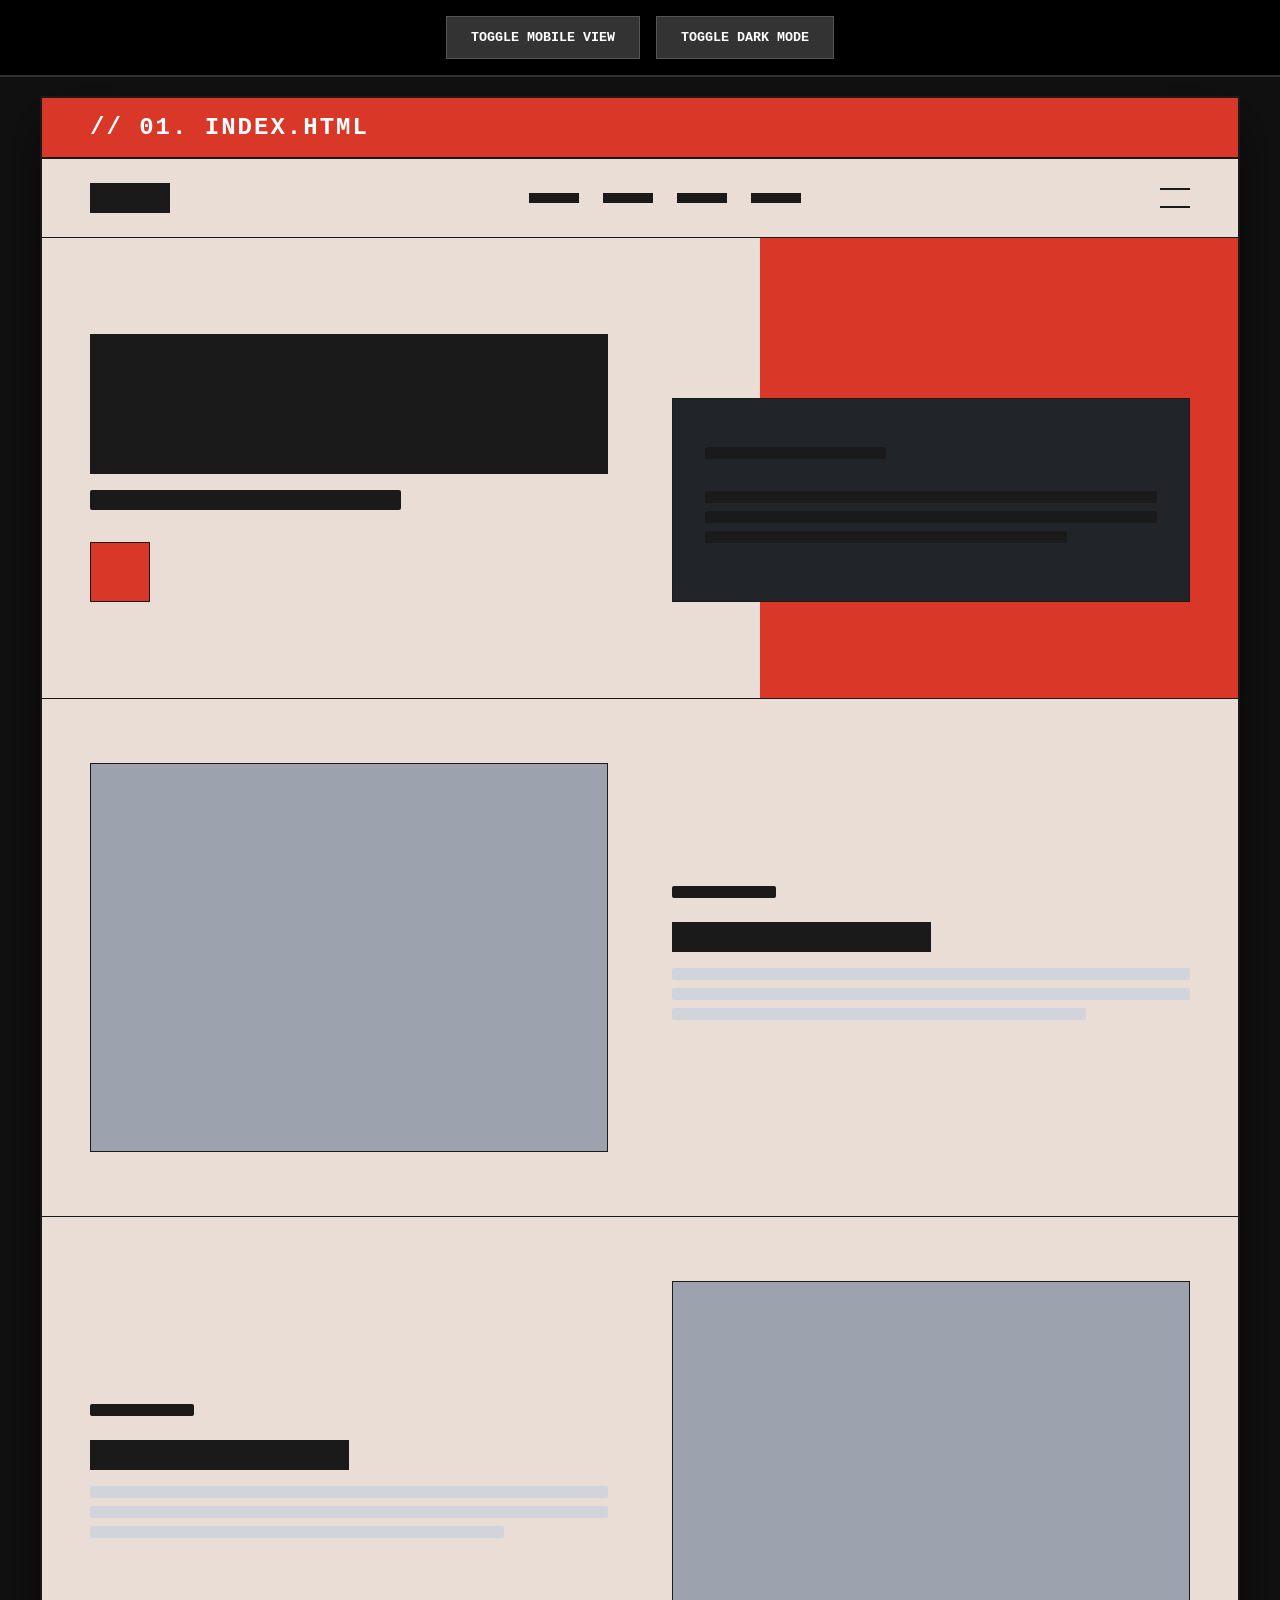
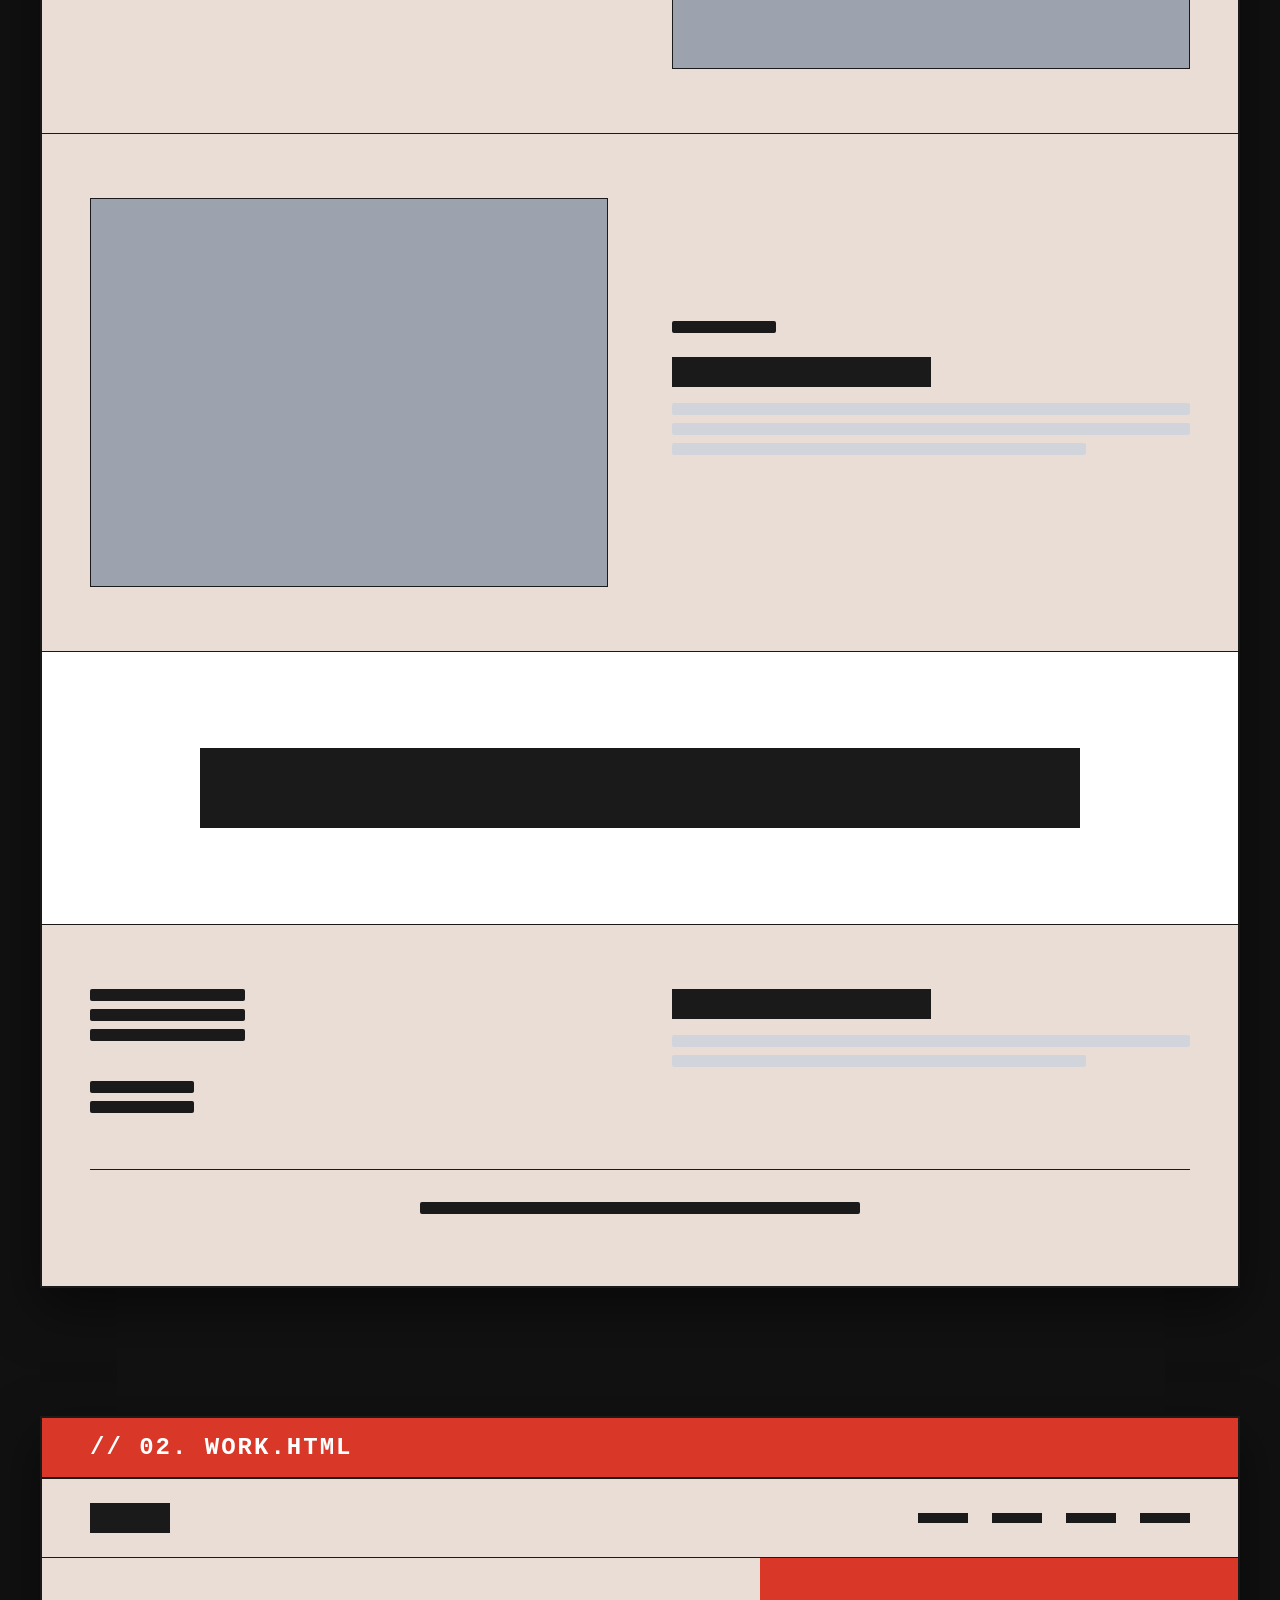
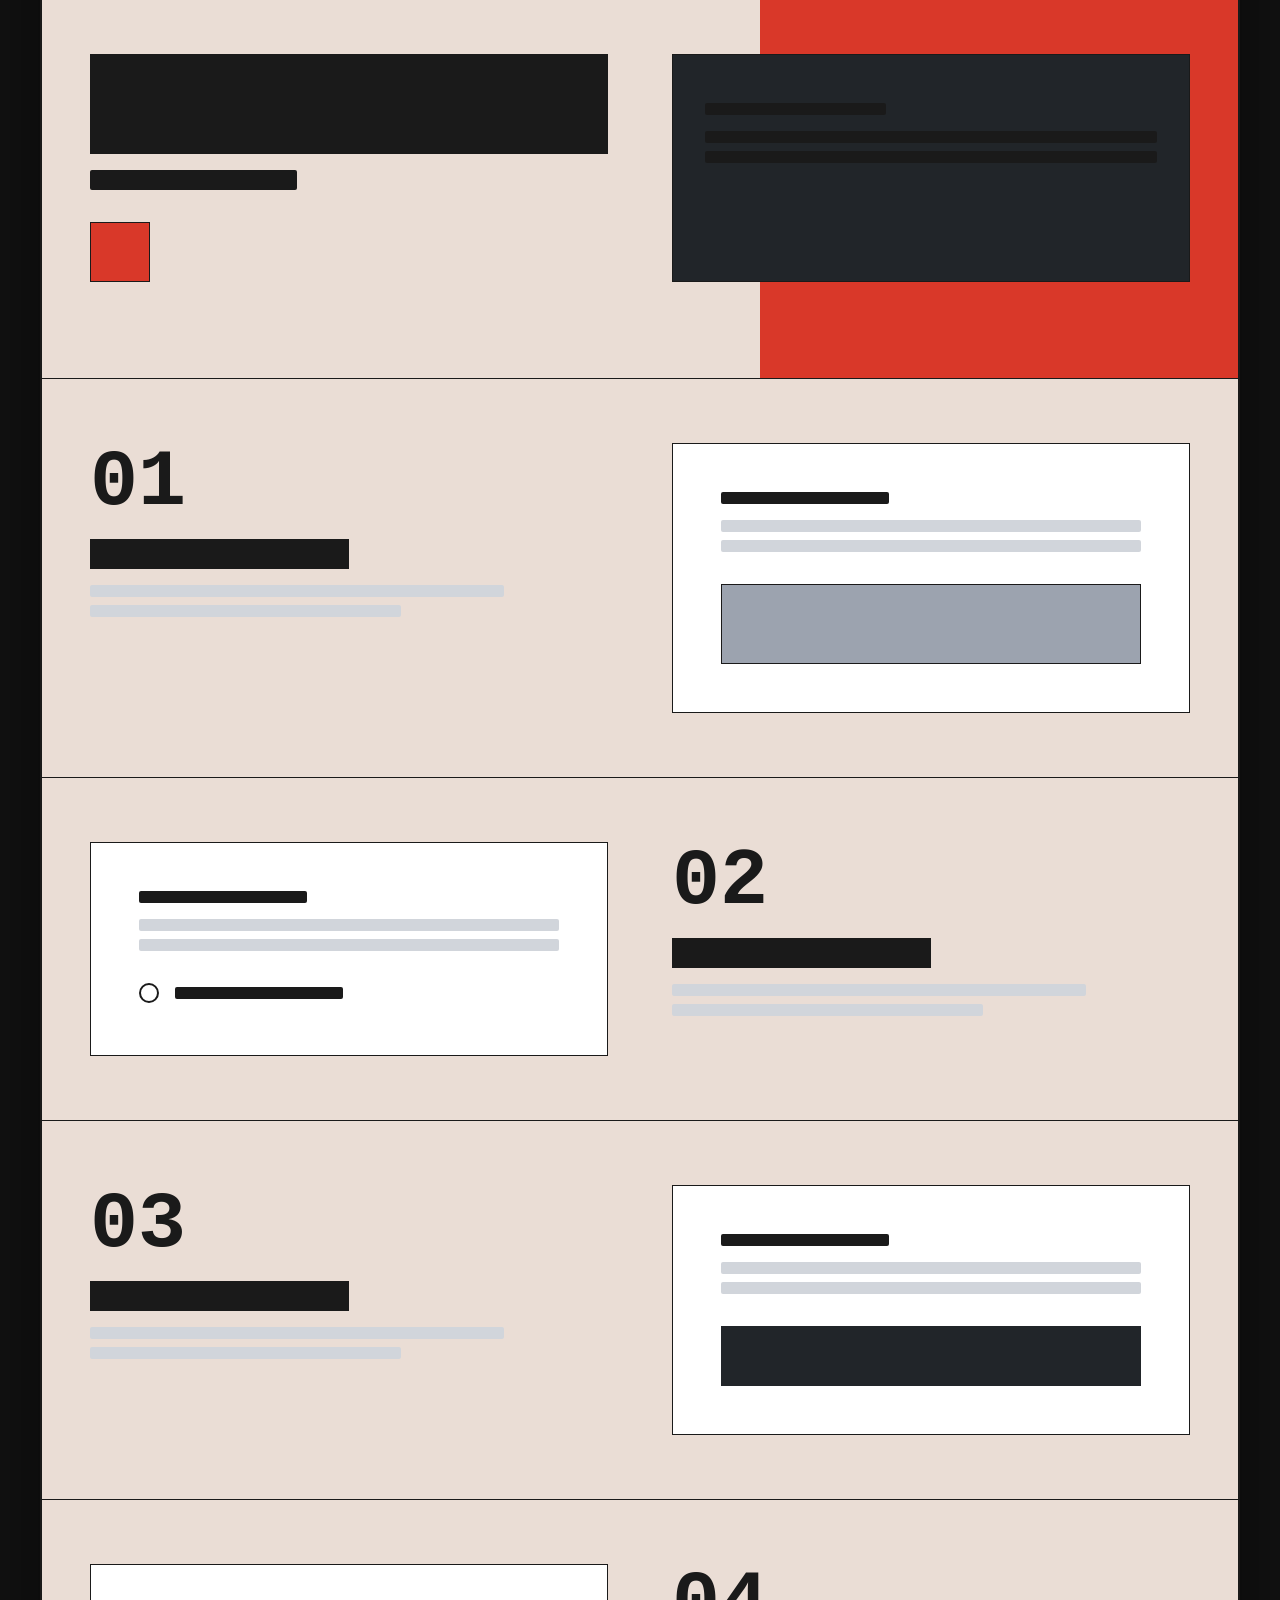
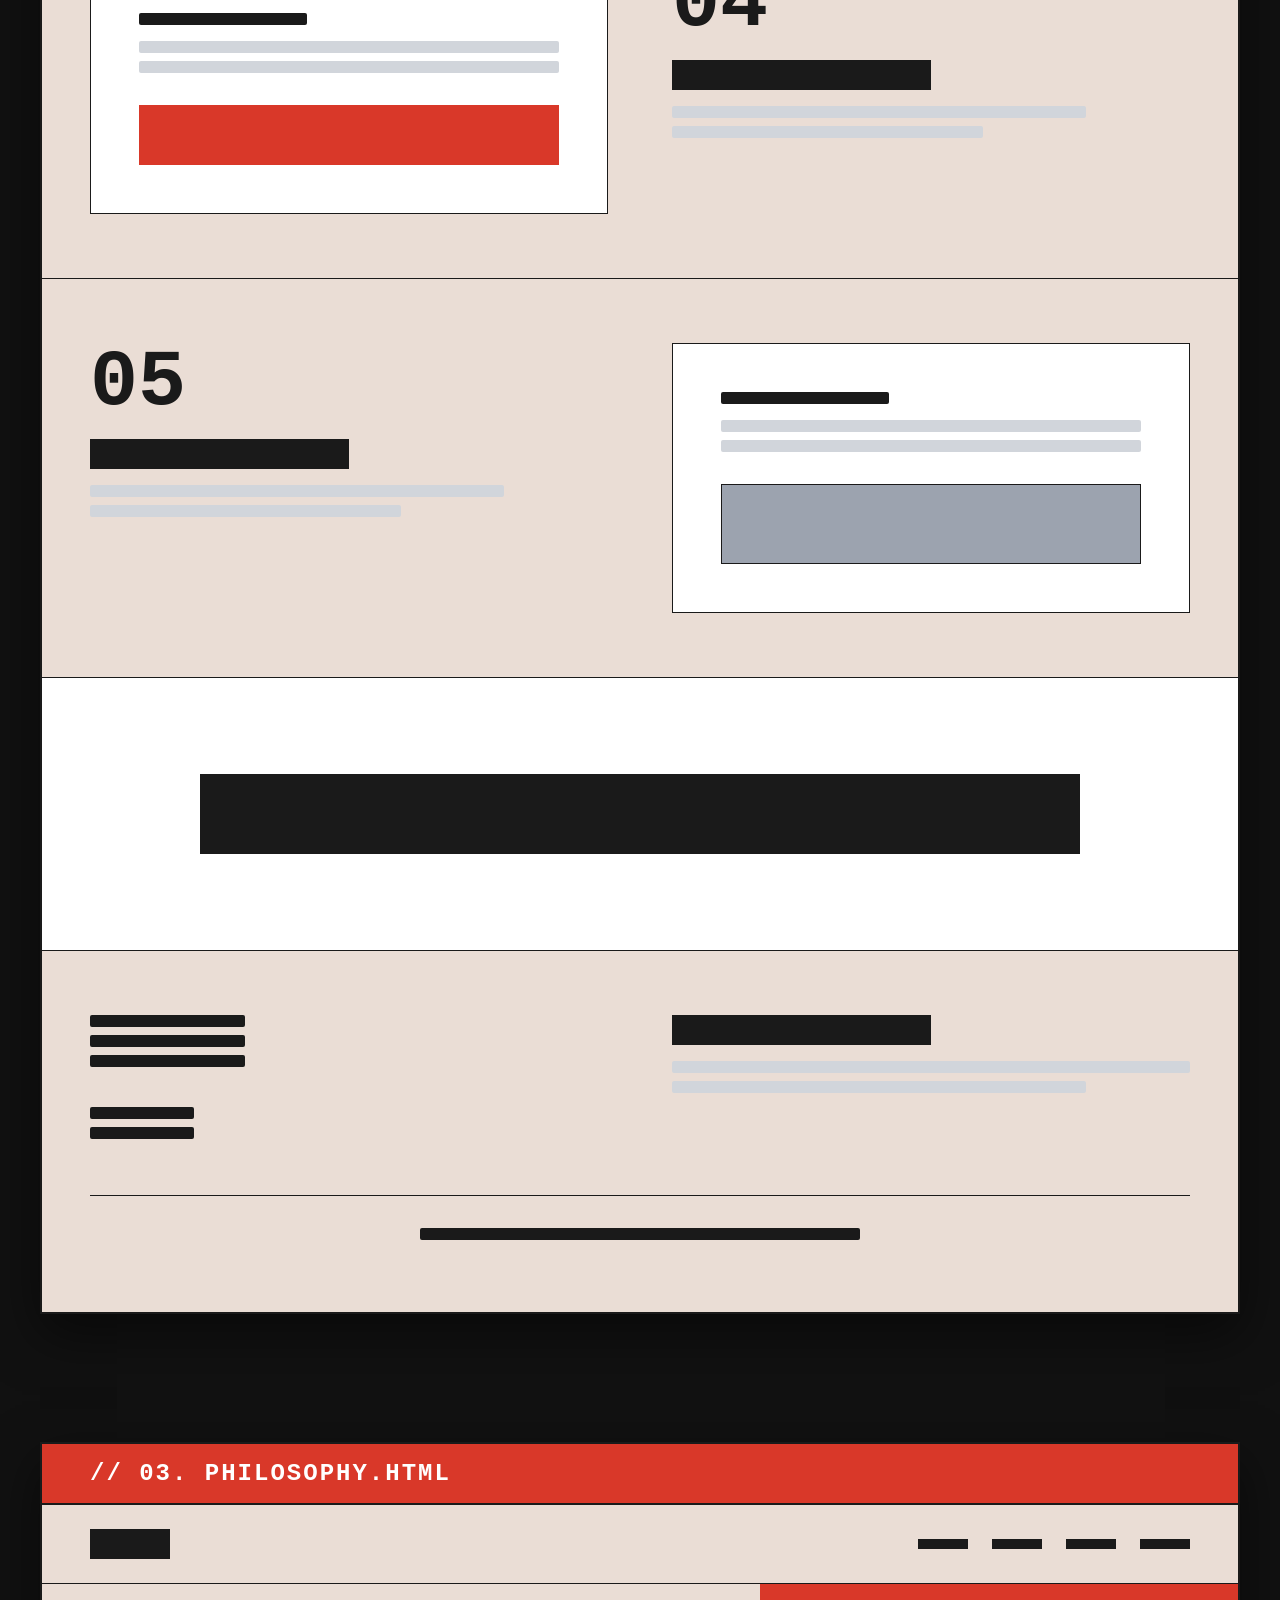
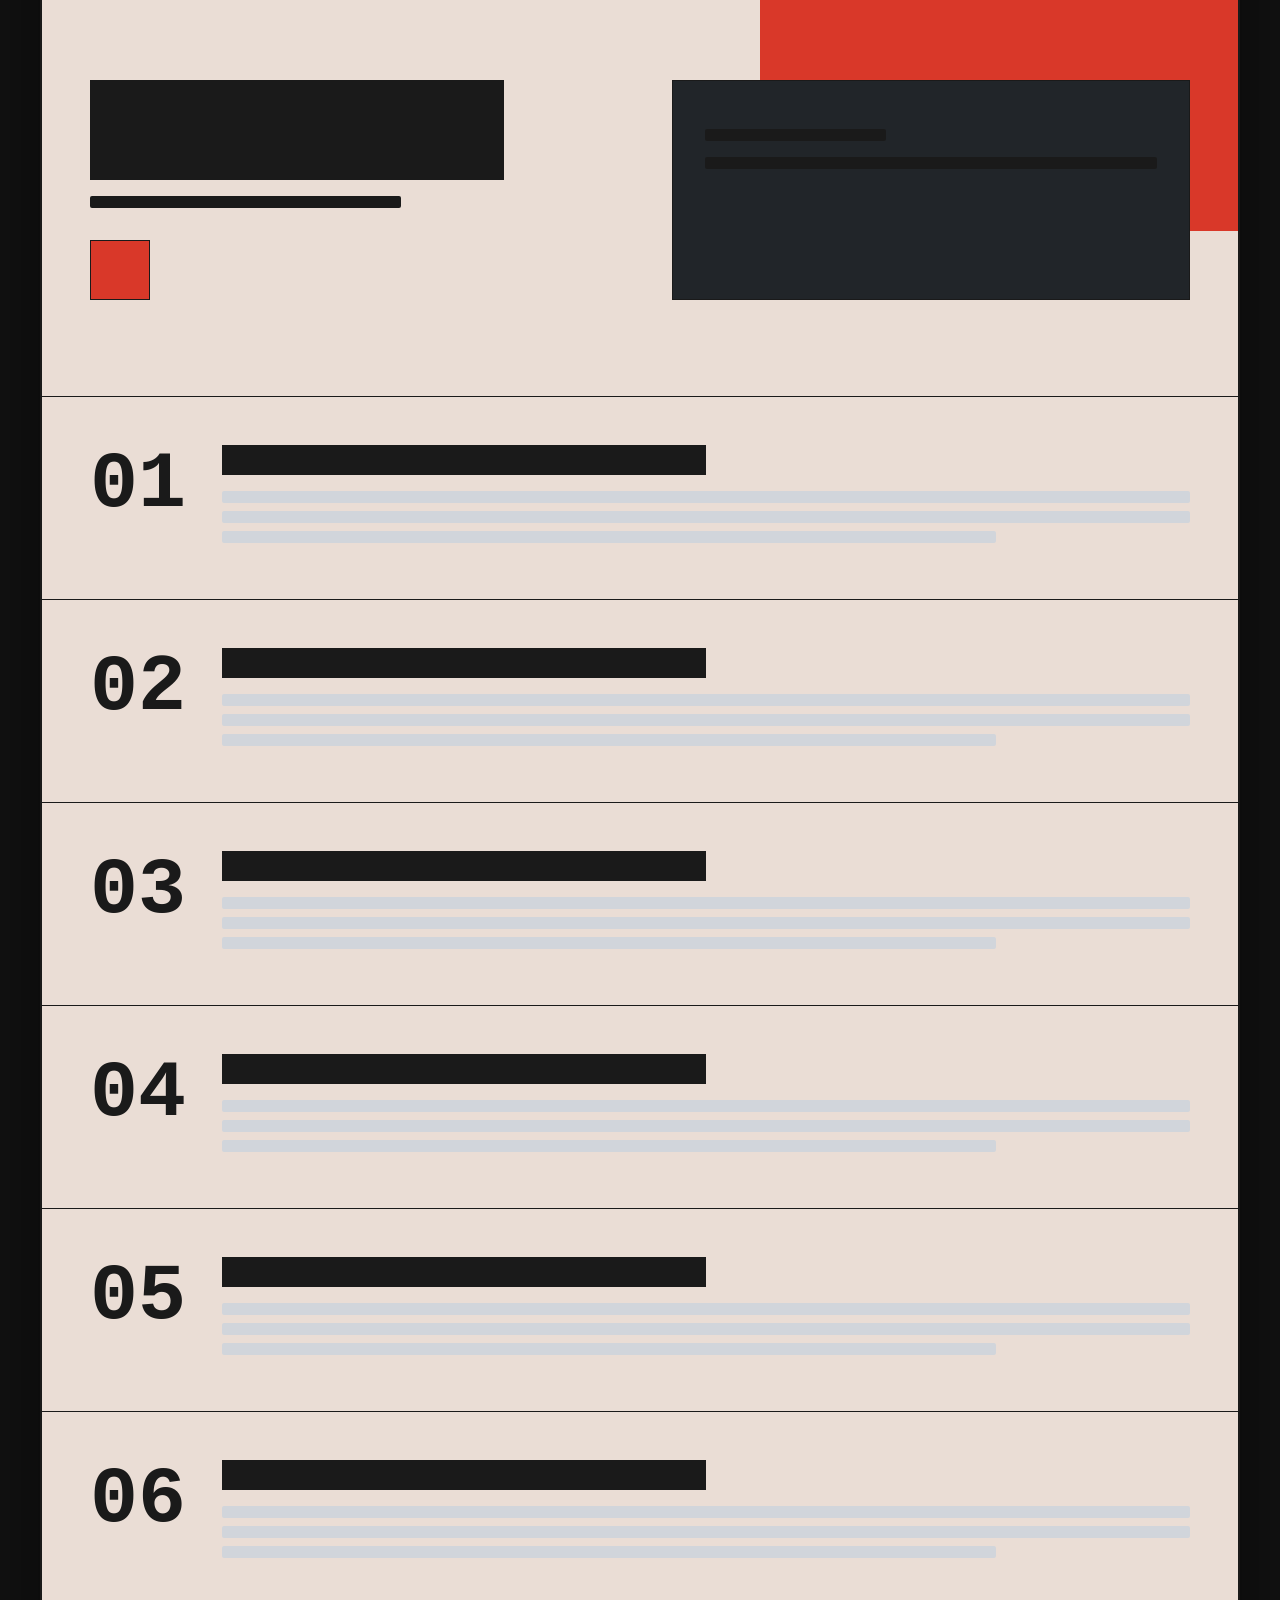
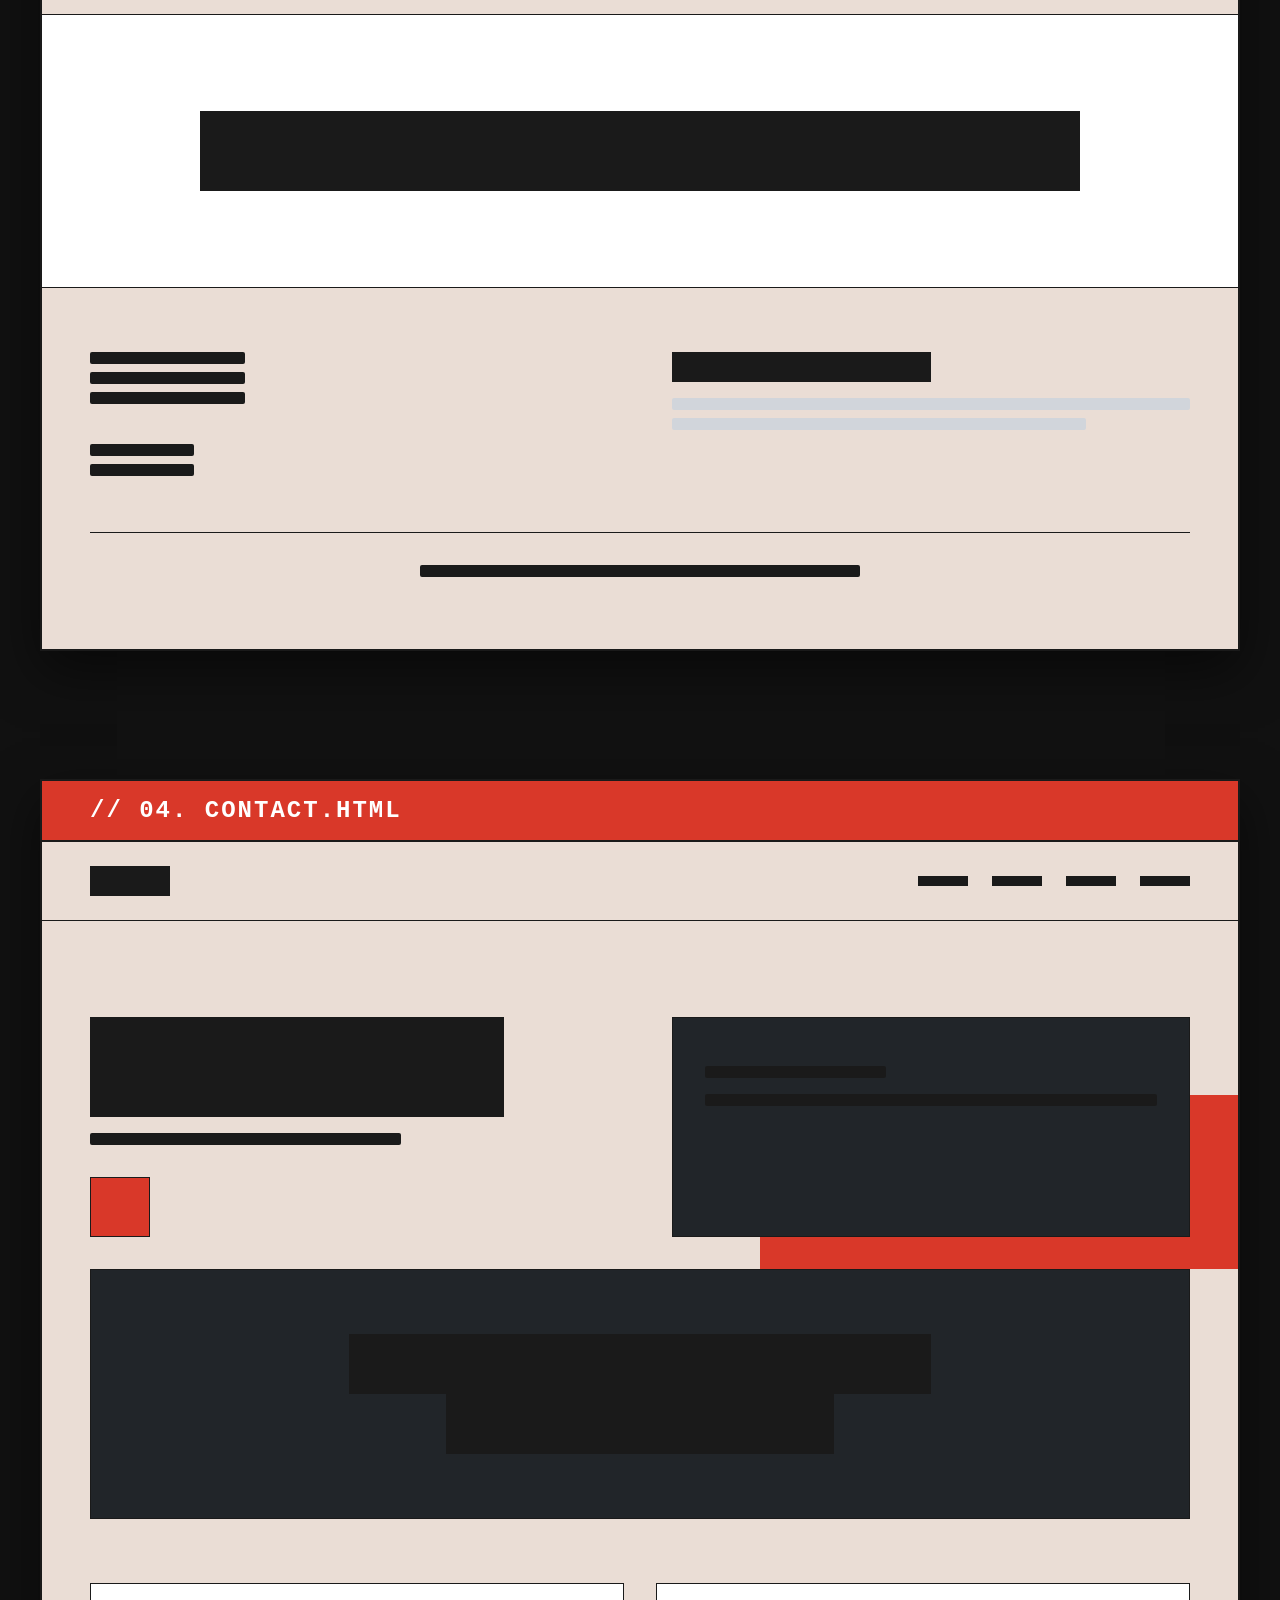
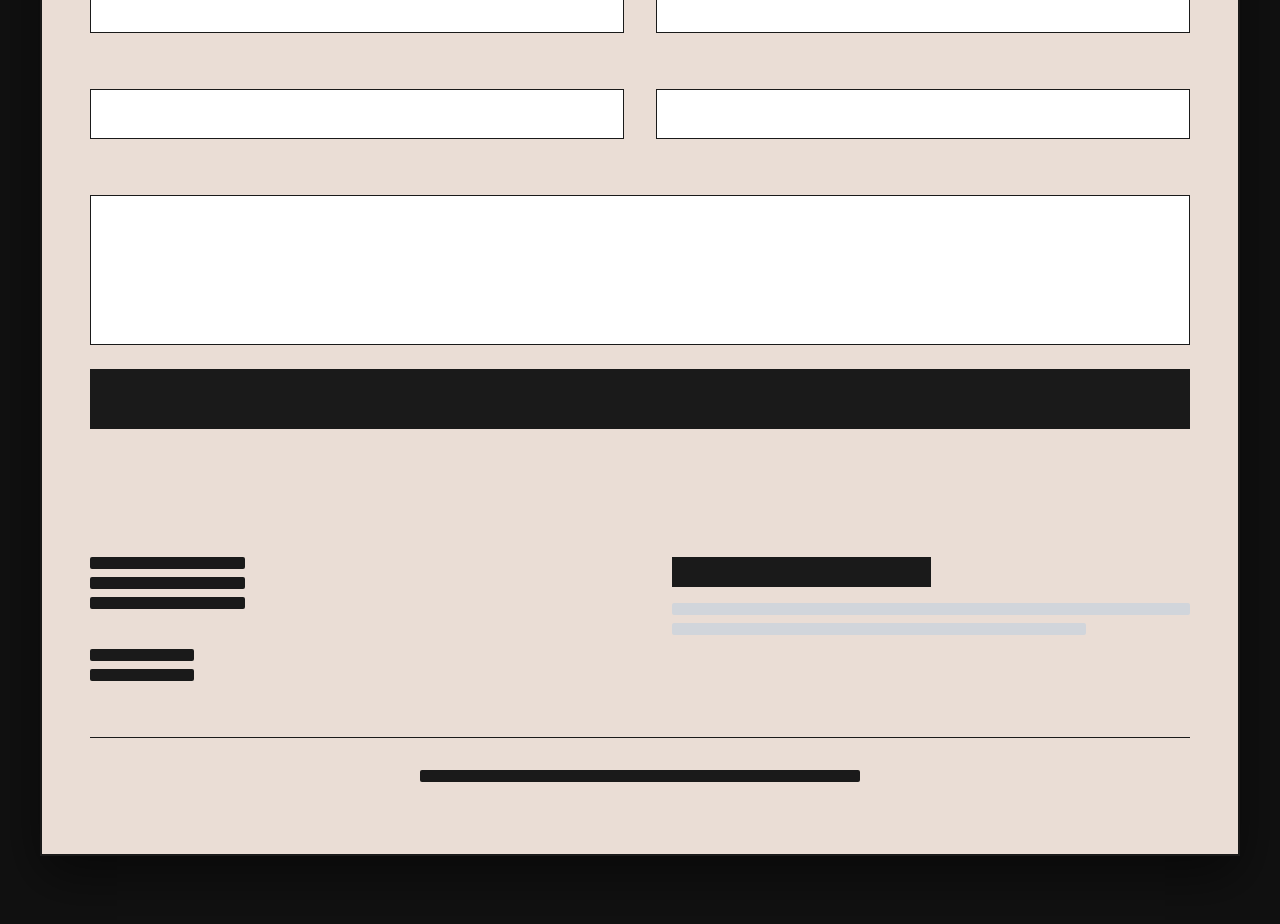
<file: wireframe/wireframe-simulator.html>
<!doctype html>
<html lang="en">
  <head>
    <meta charset="UTF-8" />
    <meta name="viewport" content="width=device-width, initial-scale=1.0" />
    <title>CRUZ 2026 | High-Fidelity Wireframes</title>
    <style>
      /* --- 1. SYSTEM VARIABLES (LIGHT MODE DEFAULT) --- */
      :root {
        --wf-bg: #eaddd5;
        --wf-surface: #ffffff;
        --wf-terminal: #212529;
        --wf-image: #9ca3af;
        --wf-text-dark: #1a1a1a;
        --wf-text-light: #d1d5db;
        --wf-border: #1a1a1a;
        --wf-accent: #d93829;
      }

      /* --- 2. DARK MODE OVERRIDES --- */
      body.dark-mode {
        --wf-bg: #0d0d0d;
        --wf-surface: #333333; /* Upgraded to a lighter grey for high visibility */
        --wf-terminal: #eaddd5;
        --wf-image: #4b4b4b;
        --wf-text-dark: #eaddd5;
        --wf-text-light: #555555;
        --wf-border: #444444;
      }

      /* --- 3. RESET & SIMULATOR UI --- */
      * {
        margin: 0;
        padding: 0;
        box-sizing: border-box;
      }

      body {
        background: #111;
        font-family: monospace;
        padding: 6rem 2rem 4rem;
        display: flex;
        flex-direction: column;
        align-items: center;
        gap: 8rem;
        transition: background 0.3s ease;
      }

      /* Fixed Control Panel */
      .controls {
        position: fixed;
        top: 0;
        left: 0;
        width: 100%;
        background: #000;
        padding: 1rem 2rem;
        display: flex;
        justify-content: center;
        gap: 1rem;
        z-index: 9999;
        border-bottom: 2px solid #333;
      }
      .controls button {
        padding: 0.8rem 1.5rem;
        font-family: monospace;
        font-weight: bold;
        cursor: pointer;
        background: #333;
        color: #fff;
        border: 1px solid #555;
        transition: all 0.2s ease;
      }
      .controls button:hover {
        background: var(--wf-accent);
        border-color: var(--wf-accent);
      }

      /* --- 4. WIREFRAME ARCHITECTURE --- */
      .wireframe-page {
        background: var(--wf-bg);
        width: 100%;
        max-width: 1200px;
        border: 2px solid var(--wf-border);
        position: relative;
        transition:
          max-width 0.4s cubic-bezier(0.25, 1, 0.5, 1),
          background 0.3s ease,
          border 0.3s ease;
        overflow: hidden;
        box-shadow: 0 20px 50px rgba(0, 0, 0, 0.5);
      }

      /* Mobile Morph Override */
      .wireframe-page.is-mobile {
        max-width: 400px;
      }

      /* Massive Page Identifier */
      .page-identifier {
        background: var(--wf-accent);
        color: #ffffff;
        padding: 1rem 3rem;
        font-size: 1.5rem;
        font-weight: 800;
        letter-spacing: 2px;
        text-transform: uppercase;
        border-bottom: 2px solid var(--wf-border);
      }

      /* --- 5. SKELETON BLOCKS --- */
      .skel-line {
        background: var(--wf-text-light);
        height: 12px;
        margin-bottom: 8px;
        border-radius: 2px;
        transition: background 0.3s;
      }
      .skel-line.dark {
        background: var(--wf-text-dark);
      }
      .w-20 {
        width: 20%;
      }
      .w-30 {
        width: 30%;
      }
      .w-40 {
        width: 40%;
      }
      .w-60 {
        width: 60%;
      }
      .w-80 {
        width: 80%;
      }
      .w-100 {
        width: 100%;
      }

      .skel-heading {
        background: var(--wf-text-dark);
        height: 60px;
        margin-bottom: 1rem;
        transition: background 0.3s;
      }
      .skel-heading-sm {
        background: var(--wf-text-dark);
        height: 30px;
        width: 50%;
        margin-bottom: 1rem;
        transition: background 0.3s;
      }
      .skel-num {
        font-size: 5rem;
        color: var(--wf-text-dark);
        font-weight: bold;
        line-height: 1;
        transition: color 0.3s;
      }

      /* --- 6. GRID SYSTEMS (DESKTOP) --- */
      .grid-header {
        display: flex;
        justify-content: space-between;
        align-items: center;
        padding: 1.5rem 3rem;
        border-bottom: 1px solid var(--wf-border);
      }
      .nav-skeleton {
        display: flex;
        gap: 1.5rem;
      }
      .nav-skeleton div {
        width: 50px;
        height: 10px;
        background: var(--wf-text-dark);
      }

      .grid-hero {
        display: grid;
        grid-template-columns: 1fr 1fr;
        gap: 4rem;
        padding: 6rem 3rem;
        border-bottom: 1px solid var(--wf-border);
        position: relative;
      }
      .grid-2 {
        display: grid;
        grid-template-columns: 1fr 1fr;
        gap: 4rem;
        padding: 4rem 3rem;
        border-bottom: 1px solid var(--wf-border);
      }
      .grid-bento {
        display: grid;
        grid-template-columns: 100px 1fr;
        gap: 2rem;
        padding: 3rem;
        border-bottom: 1px solid var(--wf-border);
      }

      /* --- 7. GRID SYSTEMS (MOBILE OVERRIDES) --- */
      .is-mobile .grid-hero,
      .is-mobile .grid-2,
      .is-mobile .grid-bento {
        grid-template-columns: 1fr;
        padding: 3rem 1.5rem;
        gap: 2rem;
      }
      .is-mobile .reverse-row {
        display: flex;
        flex-direction: column-reverse;
      }
      .is-mobile .nav-skeleton {
        display: none;
      }
      .is-mobile .skel-num {
        font-size: 3rem;
      }

      /* --- 8. UI COMPONENTS --- */
      .wf-accent-block {
        background: var(--wf-accent);
        position: absolute;
        right: 0;
        top: 0;
        height: 100%;
        width: 40%;
        z-index: 1;
        transition: width 0.3s;
      }
      .is-mobile .wf-accent-block {
        width: 10px;
        left: 0;
        height: 100%;
        top: 0;
      }

      .wf-terminal {
        background: var(--wf-terminal);
        padding: 3rem 2rem;
        border: 1px solid var(--wf-border);
        position: relative;
        z-index: 2;
        transition: background 0.3s;
      }
      .dark-mode .wf-terminal .skel-line.dark {
        background: #1a1a1a;
      }

      .wf-image-box {
        background: var(--wf-image);
        aspect-ratio: 4/3;
        border: 1px solid var(--wf-border);
        transition: background 0.3s;
      }
      .wf-sandbox {
        background: var(--wf-surface);
        padding: 3rem;
        border: 1px solid var(--wf-border);
        height: 100%;
        transition: background 0.3s;
      }
      .wf-scroll-btn {
        width: 60px;
        height: 60px;
        background: var(--wf-accent);
        margin-top: 2rem;
        border: 1px solid var(--wf-border);
      }
      .wf-cta-banner {
        background: var(--wf-surface);
        padding: 6rem 3rem;
        border-bottom: 1px solid var(--wf-border);
        text-align: center;
        transition: background 0.3s;
      }

      .wf-input {
        height: 50px;
        background: var(--wf-surface);
        border: 1px solid var(--wf-border);
        margin-bottom: 1.5rem;
        transition: background 0.3s;
      }
      .wf-textarea {
        height: 150px;
        background: var(--wf-surface);
        border: 1px solid var(--wf-border);
        margin-bottom: 1.5rem;
        transition: background 0.3s;
      }
      .wf-submit {
        height: 60px;
        background: var(--wf-text-dark);
        width: 100%;
        transition: background 0.3s;
      }

      /* Accurate 2-Column Footer */
      .wf-footer {
        padding: 4rem 3rem;
        background: var(--wf-bg);
        transition: background 0.3s;
      }
      .wf-footer-grid {
        display: grid;
        grid-template-columns: 1fr 1fr;
        gap: 4rem;
        margin-bottom: 3rem;
      }
      .is-mobile .wf-footer-grid {
        grid-template-columns: 1fr;
        gap: 2rem;
      }
      .wf-footer-bottom {
        border-top: 1px solid var(--wf-border);
        padding-top: 2rem;
        display: flex;
        justify-content: center;
      }
    </style>
  </head>
  <body>
    <div class="controls">
      <button id="toggle-mobile">TOGGLE MOBILE VIEW</button>
      <button id="toggle-dark">TOGGLE DARK MODE</button>
    </div>

    <div class="wireframe-page">
      <div class="page-identifier">// 01. INDEX.HTML</div>

      <div class="grid-header">
        <div
          style="
            width: 80px;
            height: 30px;
            background: var(--wf-text-dark);
          "></div>
        <div class="nav-skeleton">
          <div></div>
          <div></div>
          <div></div>
          <div></div>
        </div>
        <div
          class="is-mobile-only"
          style="
            width: 30px;
            height: 20px;
            border-top: 2px solid var(--wf-text-dark);
            border-bottom: 2px solid var(--wf-text-dark);
          "></div>
      </div>

      <div class="grid-hero">
        <div class="wf-accent-block"></div>
        <div style="z-index: 2">
          <div class="skel-heading w-100" style="height: 140px"></div>
          <div class="skel-line w-60 dark" style="height: 20px"></div>
          <div class="wf-scroll-btn"></div>
        </div>
        <div class="wf-terminal" style="margin-top: 4rem">
          <div class="skel-line dark w-40"></div>
          <div class="skel-line dark w-100" style="margin-top: 2rem"></div>
          <div class="skel-line dark w-100"></div>
          <div class="skel-line dark w-80"></div>
        </div>
      </div>

      <div class="grid-2">
        <div class="wf-image-box"></div>
        <div
          style="
            display: flex;
            flex-direction: column;
            justify-content: center;
          ">
          <div class="skel-line w-20 dark"></div>
          <div class="skel-heading-sm w-80" style="margin-top: 1rem"></div>
          <div class="skel-line w-100"></div>
          <div class="skel-line w-100"></div>
          <div class="skel-line w-80"></div>
        </div>
      </div>
      <div class="grid-2 reverse-row">
        <div
          style="
            display: flex;
            flex-direction: column;
            justify-content: center;
          ">
          <div class="skel-line w-20 dark"></div>
          <div class="skel-heading-sm w-80" style="margin-top: 1rem"></div>
          <div class="skel-line w-100"></div>
          <div class="skel-line w-100"></div>
          <div class="skel-line w-80"></div>
        </div>
        <div class="wf-image-box"></div>
      </div>
      <div class="grid-2">
        <div class="wf-image-box"></div>
        <div
          style="
            display: flex;
            flex-direction: column;
            justify-content: center;
          ">
          <div class="skel-line w-20 dark"></div>
          <div class="skel-heading-sm w-80" style="margin-top: 1rem"></div>
          <div class="skel-line w-100"></div>
          <div class="skel-line w-100"></div>
          <div class="skel-line w-80"></div>
        </div>
      </div>

      <div class="wf-cta-banner">
        <div
          class="skel-heading w-80"
          style="margin: 0 auto; height: 80px"></div>
      </div>

      <div class="wf-footer">
        <div class="wf-footer-grid">
          <div>
            <div class="skel-line w-30 dark"></div>
            <div class="skel-line w-30 dark"></div>
            <div class="skel-line w-30 dark"></div>
            <div style="height: 2rem"></div>
            <div class="skel-line w-20 dark"></div>
            <div class="skel-line w-20 dark"></div>
          </div>
          <div>
            <div class="skel-heading-sm w-60"></div>
            <div class="skel-line w-100"></div>
            <div class="skel-line w-80"></div>
          </div>
        </div>
        <div class="wf-footer-bottom">
          <div class="skel-line w-40 dark"></div>
        </div>
      </div>
    </div>

    <div class="wireframe-page">
      <div class="page-identifier">// 02. WORK.HTML</div>

      <div class="grid-header">
        <div
          style="
            width: 80px;
            height: 30px;
            background: var(--wf-text-dark);
          "></div>
        <div class="nav-skeleton">
          <div></div>
          <div></div>
          <div></div>
          <div></div>
        </div>
      </div>

      <div class="grid-hero">
        <div class="wf-accent-block"></div>
        <div style="z-index: 2">
          <div class="skel-heading w-100" style="height: 100px"></div>
          <div class="skel-line w-40 dark" style="height: 20px"></div>
          <div class="wf-scroll-btn"></div>
        </div>
        <div class="wf-terminal">
          <div class="skel-line dark w-40"></div>
          <div class="skel-line dark w-100" style="margin-top: 1rem"></div>
          <div class="skel-line dark w-100"></div>
        </div>
      </div>

      <div class="grid-2">
        <div>
          <div class="skel-num">01</div>
          <div class="skel-heading-sm w-80" style="margin-top: 1rem"></div>
          <div class="skel-line w-80"></div>
          <div class="skel-line w-60"></div>
        </div>
        <div class="wf-sandbox">
          <div class="skel-line dark w-40"></div>
          <div class="skel-line w-100" style="margin-top: 1rem"></div>
          <div class="skel-line w-100"></div>
          <div
            style="
              height: 80px;
              background: var(--wf-image);
              margin-top: 2rem;
              border: 1px solid var(--wf-border);
            "></div>
        </div>
      </div>

      <div class="grid-2 reverse-row">
        <div class="wf-sandbox">
          <div class="skel-line dark w-40"></div>
          <div class="skel-line w-100" style="margin-top: 1rem"></div>
          <div class="skel-line w-100"></div>
          <div style="display: flex; gap: 1rem; margin-top: 2rem">
            <div
              style="
                width: 20px;
                height: 20px;
                border-radius: 50%;
                border: 2px solid var(--wf-border);
              "></div>
            <div class="skel-line w-40 dark" style="margin-top: 4px"></div>
          </div>
        </div>
        <div style="display: flex; flex-direction: column">
          <div class="skel-num">02</div>
          <div class="skel-heading-sm w-80" style="margin-top: 1rem"></div>
          <div class="skel-line w-80"></div>
          <div class="skel-line w-60"></div>
        </div>
      </div>

      <div class="grid-2">
        <div>
          <div class="skel-num">03</div>
          <div class="skel-heading-sm w-80" style="margin-top: 1rem"></div>
          <div class="skel-line w-80"></div>
          <div class="skel-line w-60"></div>
        </div>
        <div class="wf-sandbox">
          <div class="skel-line dark w-40"></div>
          <div class="skel-line w-100" style="margin-top: 1rem"></div>
          <div class="skel-line w-100"></div>
          <div
            style="
              height: 60px;
              background: var(--wf-terminal);
              margin-top: 2rem;
              width: 100%;
            "></div>
        </div>
      </div>

      <div class="grid-2 reverse-row">
        <div class="wf-sandbox">
          <div class="skel-line dark w-40"></div>
          <div class="skel-line w-100" style="margin-top: 1rem"></div>
          <div class="skel-line w-100"></div>
          <div
            style="
              height: 60px;
              background: var(--wf-accent);
              margin-top: 2rem;
              width: 100%;
            "></div>
        </div>
        <div style="display: flex; flex-direction: column">
          <div class="skel-num">04</div>
          <div class="skel-heading-sm w-80" style="margin-top: 1rem"></div>
          <div class="skel-line w-80"></div>
          <div class="skel-line w-60"></div>
        </div>
      </div>

      <div class="grid-2">
        <div>
          <div class="skel-num">05</div>
          <div class="skel-heading-sm w-80" style="margin-top: 1rem"></div>
          <div class="skel-line w-80"></div>
          <div class="skel-line w-60"></div>
        </div>
        <div class="wf-sandbox">
          <div class="skel-line dark w-40"></div>
          <div class="skel-line w-100" style="margin-top: 1rem"></div>
          <div class="skel-line w-100"></div>
          <div
            style="
              height: 80px;
              background: var(--wf-image);
              margin-top: 2rem;
              border: 1px solid var(--wf-border);
            "></div>
        </div>
      </div>

      <div class="wf-cta-banner">
        <div
          class="skel-heading w-80"
          style="margin: 0 auto; height: 80px"></div>
      </div>

      <div class="wf-footer">
        <div class="wf-footer-grid">
          <div>
            <div class="skel-line w-30 dark"></div>
            <div class="skel-line w-30 dark"></div>
            <div class="skel-line w-30 dark"></div>
            <div style="height: 2rem"></div>
            <div class="skel-line w-20 dark"></div>
            <div class="skel-line w-20 dark"></div>
          </div>
          <div>
            <div class="skel-heading-sm w-60"></div>
            <div class="skel-line w-100"></div>
            <div class="skel-line w-80"></div>
          </div>
        </div>
        <div class="wf-footer-bottom">
          <div class="skel-line w-40 dark"></div>
        </div>
      </div>
    </div>

    <div class="wireframe-page">
      <div class="page-identifier">// 03. PHILOSOPHY.HTML</div>

      <div class="grid-header">
        <div
          style="
            width: 80px;
            height: 30px;
            background: var(--wf-text-dark);
          "></div>
        <div class="nav-skeleton">
          <div></div>
          <div></div>
          <div></div>
          <div></div>
        </div>
      </div>

      <div class="grid-hero">
        <div class="wf-accent-block" style="height: 60%"></div>
        <div style="z-index: 2">
          <div class="skel-heading w-80" style="height: 100px"></div>
          <div class="skel-line w-60 dark"></div>
          <div class="wf-scroll-btn"></div>
        </div>
        <div class="wf-terminal">
          <div class="skel-line dark w-40"></div>
          <div class="skel-line dark w-100" style="margin-top: 1rem"></div>
        </div>
      </div>

      <div class="grid-bento">
        <div class="skel-num">01</div>
        <div>
          <div class="skel-heading-sm w-60"></div>
          <div class="skel-line w-100"></div>
          <div class="skel-line w-100"></div>
          <div class="skel-line w-80"></div>
        </div>
      </div>
      <div class="grid-bento">
        <div class="skel-num">02</div>
        <div>
          <div class="skel-heading-sm w-60"></div>
          <div class="skel-line w-100"></div>
          <div class="skel-line w-100"></div>
          <div class="skel-line w-80"></div>
        </div>
      </div>
      <div class="grid-bento">
        <div class="skel-num">03</div>
        <div>
          <div class="skel-heading-sm w-60"></div>
          <div class="skel-line w-100"></div>
          <div class="skel-line w-100"></div>
          <div class="skel-line w-80"></div>
        </div>
      </div>
      <div class="grid-bento">
        <div class="skel-num">04</div>
        <div>
          <div class="skel-heading-sm w-60"></div>
          <div class="skel-line w-100"></div>
          <div class="skel-line w-100"></div>
          <div class="skel-line w-80"></div>
        </div>
      </div>
      <div class="grid-bento">
        <div class="skel-num">05</div>
        <div>
          <div class="skel-heading-sm w-60"></div>
          <div class="skel-line w-100"></div>
          <div class="skel-line w-100"></div>
          <div class="skel-line w-80"></div>
        </div>
      </div>
      <div class="grid-bento">
        <div class="skel-num">06</div>
        <div>
          <div class="skel-heading-sm w-60"></div>
          <div class="skel-line w-100"></div>
          <div class="skel-line w-100"></div>
          <div class="skel-line w-80"></div>
        </div>
      </div>

      <div class="wf-cta-banner">
        <div
          class="skel-heading w-80"
          style="margin: 0 auto; height: 80px"></div>
      </div>

      <div class="wf-footer">
        <div class="wf-footer-grid">
          <div>
            <div class="skel-line w-30 dark"></div>
            <div class="skel-line w-30 dark"></div>
            <div class="skel-line w-30 dark"></div>
            <div style="height: 2rem"></div>
            <div class="skel-line w-20 dark"></div>
            <div class="skel-line w-20 dark"></div>
          </div>
          <div>
            <div class="skel-heading-sm w-60"></div>
            <div class="skel-line w-100"></div>
            <div class="skel-line w-80"></div>
          </div>
        </div>
        <div class="wf-footer-bottom">
          <div class="skel-line w-40 dark"></div>
        </div>
      </div>
    </div>

    <div class="wireframe-page">
      <div class="page-identifier">// 04. CONTACT.HTML</div>

      <div class="grid-header">
        <div
          style="
            width: 80px;
            height: 30px;
            background: var(--wf-text-dark);
          "></div>
        <div class="nav-skeleton">
          <div></div>
          <div></div>
          <div></div>
          <div></div>
        </div>
      </div>

      <div class="grid-hero" style="border-bottom: none; padding-bottom: 2rem">
        <div
          class="wf-accent-block"
          style="top: auto; bottom: 0; height: 50%"></div>
        <div style="z-index: 2">
          <div class="skel-heading w-80" style="height: 100px"></div>
          <div class="skel-line w-60 dark"></div>
          <div class="wf-scroll-btn"></div>
        </div>
        <div class="wf-terminal">
          <div class="skel-line dark w-40"></div>
          <div class="skel-line dark w-100" style="margin-top: 1rem"></div>
        </div>
      </div>

      <div style="padding: 0 3rem">
        <div class="wf-terminal" style="padding: 4rem; text-align: center">
          <div class="skel-heading w-60 dark" style="margin: 0 auto"></div>
          <div class="skel-heading w-40 dark" style="margin: 0 auto"></div>
        </div>
      </div>

      <div style="padding: 4rem 3rem">
        <div
          class="grid-2"
          style="padding: 0; border: none; gap: 2rem; margin-bottom: 2rem">
          <div class="wf-input"></div>
          <div class="wf-input"></div>
        </div>
        <div
          class="grid-2"
          style="padding: 0; border: none; gap: 2rem; margin-bottom: 2rem">
          <div class="wf-input"></div>
          <div class="wf-input"></div>
        </div>
        <div class="wf-textarea"></div>
        <div class="wf-submit"></div>
      </div>

      <div class="wf-footer">
        <div class="wf-footer-grid">
          <div>
            <div class="skel-line w-30 dark"></div>
            <div class="skel-line w-30 dark"></div>
            <div class="skel-line w-30 dark"></div>
            <div style="height: 2rem"></div>
            <div class="skel-line w-20 dark"></div>
            <div class="skel-line w-20 dark"></div>
          </div>
          <div>
            <div class="skel-heading-sm w-60"></div>
            <div class="skel-line w-100"></div>
            <div class="skel-line w-80"></div>
          </div>
        </div>
        <div class="wf-footer-bottom">
          <div class="skel-line w-40 dark"></div>
        </div>
      </div>
    </div>

    <script>
      const btnMobile = document.getElementById("toggle-mobile");
      const btnDark = document.getElementById("toggle-dark");
      const pages = document.querySelectorAll(".wireframe-page");
      const body = document.body;

      btnMobile.addEventListener("click", () => {
        let isMobile = false;
        pages.forEach((page) => {
          page.classList.toggle("is-mobile");
          if (page.classList.contains("is-mobile")) isMobile = true;
        });
        btnMobile.innerText = isMobile
          ? "SWITCH TO DESKTOP VIEW"
          : "TOGGLE MOBILE VIEW";
        btnMobile.style.background = isMobile ? "var(--wf-accent)" : "#333";
      });

      btnDark.addEventListener("click", () => {
        body.classList.toggle("dark-mode");
        const isDark = body.classList.contains("dark-mode");
        btnDark.innerText = isDark
          ? "SWITCH TO LIGHT MODE"
          : "TOGGLE DARK MODE";
        btnDark.style.background = isDark ? "var(--wf-accent)" : "#333";
      });
    </script>
  </body>
</html>
</file>
<file: stylesheets/main.css>
/*
  =========================================================================
    MASTER STYLESHEET: CRUZ PLAMONDON PORTFOLIO
  =========================================================================
    FILE ARCHITECTURE MAP:
    01. SYSTEM VARIABLES (Colors, Speeds, Math)
    02. GLOBAL DEFAULTS & BACKGROUNDS (The Foundation)
    03. TYPOGRAPHY & FLUID SCALING (Text Rules)
    04. NAVIGATION & SEARCH DRAWER (Glass Pill & Menus)
    05. INTERACTIVE COMPONENTS (Buttons, Toggles, Forms)
    06. KINETIC INTRO SCREEN (The CRUZ. Shutter Reveal)
    07. HERO VIEWPORT & TYPEWRITER (Landing Page Animations)
    08. BENTO CARDS & GLASS MORPHISM (Frosted UI Boxes)
    09. STRUCTURAL GRIDS & LAYOUTS (Columns & Spacing)
    10. SCROLL ASSEMBLY ENGINE (Cinematic Fade-Ins)
    11. PAGE-SPECIFIC COMPONENTS (Terminal, Footer, Marquee)
    12. UTILITIES & ACCESSIBILITY (Helpers & Safe Modes)
  =========================================================================

  =========================================================================
  [ EDUCATIONAL NOTE: CLASSES VS. IDs ]
  - CLASSES ( . ) are like school uniforms. You can use them on multiple 
    elements across a page to keep styling consistent (e.g., .card, .btn).
  - IDs ( # ) are unique fingerprints. You can only use an ID ONCE per page! 
    They are meant for single, high-priority structural anchors (e.g., #main-nav-pill).
  =========================================================================
*/

/* =====================================================================
  01. SYSTEM VARIABLES (THE DICTIONARY)
  Think of ":root" like a dictionary of nicknames. Instead of typing the 
  exact hex code "#d93829" 100 times in this file, we name it "--accent-color". 
  If we ever want to change the brand color, we only change it here, and the 
  entire website updates instantly!
  ===================================================================== 
*/
:root {
  /* Surface Colors */
  --bg-primary: #eaddd5;
  --bg-secondary: #f4eee9;
  --bg-inverse: #212529; /* Dark concrete color for high contrast */

  /* Text & Lines */
  --text-primary: #2b2b2b;
  --text-inverse: #eaddd5;
  --border-color: #9c9c9c;
  --accent-color: #d93829; /* The signature Cruz Red */

  /* Structural Rules */
  --border-thick: 2px solid var(--border-color);
  --border-thin: 1px solid var(--border-color);

  /* Physics & Timing (The Animation Engine)
     "cubic-bezier" is a math formula that draws a speed curve. 
     Instead of moving like a stiff robot at one steady speed, this makes 
     animations start really fast and then slowly glide to a stop!
  */
  --curve-brutal: cubic-bezier(0.1, 0.9, 0.2, 1);
  --curve-reveal: cubic-bezier(0.16, 1, 0.3, 1);
  --curve-entrance: cubic-bezier(0.22, 1, 0.36, 1);

  --speed-fast: 0.3s;
  --speed-cinematic: 1.1s;
  --speed-slow: 1.6s;
}

/* When the JavaScript engine detects Dark Mode, it flips the dictionary definitions.
  Every element using these names instantly changes color. 
*/
html.dark-mode body {
  --bg-primary: #0d0d0d;
  --bg-secondary: #1a1a1a;
  --bg-inverse: #212121;
  --text-primary: #f4eee9;
  --text-inverse: #ffffff;
  --border-color: #333333;
  --accent-color: #ff1500; /* Brighter red so it glows on black backgrounds */
}

/* =====================================================================
  02. GLOBAL DEFAULTS & BACKGROUNDS
  Browsers like Chrome add their own hidden margins. The "*" selector 
  grabs everything and resets it to zero so we have total control.
  ===================================================================== 
*/
* {
  margin: 0;
  padding: 0;
  /* "border-box" means if we tell a box to be 100px wide, paddings and borders 
     stay INSIDE that 100px instead of making the box blow up to 120px. */
  box-sizing: border-box;
  line-height: 140%;
}

html {
  font-size: 62.5%; /* Sets 1rem = 10px. This makes math way easier! */
  letter-spacing: normal;
  scroll-behavior: smooth;
  overflow-x: hidden; /* Backstop only; root cause was 100vw elements below the scrollbar-inclusive viewport width */
  width: 100%;
  max-width: 100vw;
  font-weight: 600;
}

body {
  font-family: "Inter", sans-serif;
  background-color: var(--bg-primary);
  color: var(--text-primary);
  font-size: 1.6rem;
  font-synthesis: none; /* Bebas Neue only ships weight 400; stops the browser faux-bolding it at weight 800 */
  overflow-x: hidden;
  width: 100%;
  max-width: 100vw;
  transition:
    background-color 0.3s ease,
    color 0.3s ease,
    border-color 0.3s ease;
}

/* Locks page scroll when the search drawer is open */
body.is-locked {
  overflow: hidden;
}

/* Removes ugly default blue glow when clicking buttons, replaces it with Cruz Red */
*:focus {
  outline: none;
}

*:focus-visible {
  outline: 2px solid var(--accent-color);
  outline-offset: 4px;
}

::selection {
  background-color: var(--accent-color);
  color: #ffffff;
}
::-moz-selection {
  background-color: var(--accent-color);
  color: #ffffff;
}

a:visited {
  color: inherit;
}

/* Blueprint Background Grid */
body::after {
  content: "";
  position: fixed;
  top: 0;
  left: 0;
  width: 100%;
  height: 100vh;
  background-image: radial-gradient(var(--border-color) 1px, transparent 1px);
  background-size: 24px 24px;
  opacity: 0.7;
  pointer-events: none; /* Lets mouse clicks pass right through it */
  z-index: -2;
}

/* TV Static Noise Filter */
body::before {
  content: "";
  position: fixed;
  top: 0;
  left: 0;
  width: 100%;
  height: 100vh;
  background-image: url('data:image/svg+xml,%3Csvg viewBox="0 0 200 200" xmlns="http://www.w3.org/2000/svg"%3E%3Cfilter id="noiseFilter"%3E%3CfeTurbulence type="fractalNoise" baseFrequency="90" numOctaves="3" stitchTiles="stitch"/%3E%3C/filter%3E%3Crect width="100%25" height="100%25" filter="url(%23noiseFilter)" opacity="0.06"/%3E%3C/svg%3E');
  pointer-events: none;
  z-index: 9999;
}

/* SYSTEM BOOT PHYSICS: Fades the site in only after JS loads */
#main-content {
  opacity: 0;
  transform: translate3d(0, 15px, 0);
  transition:
    opacity 1.2s var(--curve-reveal),
    transform 1.2s var(--curve-reveal);
  will-change: opacity, transform;
}

html.is-booted #main-content {
  opacity: 1;
  transform: translate3d(0, 0, 0);
}

/* =====================================================================
  03. TYPOGRAPHY & FLUID SCALING
  "clamp(min, preferred, max)" tells the font: "Try to be 15vw (15% of the 
  screen width), but NEVER shrink smaller than 9rem on a phone, and NEVER 
  grow bigger than 20rem on an iMac." This prevents layout breakage!
  ===================================================================== 
*/
h1,
h2,
h3,
h4 {
  font-family: "Bebas Neue", serif;
  text-transform: uppercase;
  letter-spacing: 1px;
}

.hero-display {
  font-size: clamp(9rem, 15vw, 20rem);
  font-weight: 800;
  line-height: 0.85;
  letter-spacing: -2px;
  text-transform: lowercase;
  word-break: break-word;
  overflow-wrap: break-word;
}

.hero-subtitle {
  font-family: "Bebas Neue", serif;
  font-size: clamp(2.4rem, 4vw, 4.5rem);
  font-weight: 400;
  line-height: 1.1;
  margin-top: 1rem;
}

.academy-subheading {
  padding-top: 10px;
  font-size: 2.6rem;
}

.academy-body {
  margin-left: 10px;
}

.section-title {
  position: relative;
  font-size: clamp(4.2rem, 5vw, 6rem);
  font-weight: 800;
  line-height: 1.1;
  border-left: solid 6px var(--accent-color);
  padding: 5px 5px 5px 15px;
}

.project-features-title {
  font-size: 4rem !important;
  letter-spacing: 2px;
  text-transform: uppercase;
  margin-bottom: 1.5rem;
}

.section-title::before {
  content: "+";
  position: absolute;
  left: -2.5rem;
  top: -1.5rem;
  font-family: monospace;
  font-size: 2.4rem;
  font-weight: 400;
  color: var(--text-primary);
  opacity: 0.4;
}

h3 {
  font-size: clamp(2.2rem, 3.5vw, 3rem);
  font-weight: 800;
  border-left: solid 6px var(--accent-color);
  padding-left: 10px;
}

.body-large {
  font-size: 1.8rem;
  line-height: 1.5;
  margin-top: 2rem;
  opacity: 0.95;
}

.serif-italic {
  font-family: "Playfair Display", Georgia, serif;
  font-style: italic;
  text-transform: lowercase;
  font-weight: 600;
  letter-spacing: 0;
  color: var(--accent-color);
  padding: 7px;
}

.track-accent-head {
  font-family: serif;
  font-size: clamp(3.5rem, 5vw, 5rem);
  line-height: 1.1;
  text-transform: uppercase;
  margin-bottom: 2.5rem;
  border-left: none !important;
  padding-left: 0 !important;
}

.track-accent-head em {
  font-style: italic;
  text-transform: lowercase;
  color: var(--accent-color);
}

/* =====================================================================
  04. NAVIGATION & DUAL-CLUSTER PILL
  Controls our floating glass menu. We use 'backdrop-filter: blur' to 
  create the frosted glass effect without heavy background images.
  ===================================================================== 
*/
.nav-fixed {
  position: fixed;
  width: 100%;
  top: 0;
  height: 100px;
  z-index: 1005;
  background-color: rgba(234, 221, 213, 0.75);
  backdrop-filter: blur(16px);
  -webkit-backdrop-filter: blur(16px);
  border-bottom: 1px solid var(--border-color);
  box-shadow: inset 0 -1px 0px rgba(255, 255, 255, 0.2);
  display: flex;
}

html.dark-mode .nav-fixed {
  background-color: rgba(13, 13, 13, 0.75);
  box-shadow: inset 0 -1px 0px rgba(255, 255, 255, 0.05);
}

.nav-glass-pill {
  position: fixed;
  top: 50%;
  left: 0.55rem;
  transform: translateY(-50%);
  z-index: 1005;
  transition: transform 0.4s ease;
}

.nav-pill-list {
  display: flex;
  flex-direction: column;
  position: relative;
}

.nav-cluster {
  background-color: rgba(244, 238, 233, 0.65);
  backdrop-filter: blur(16px);
  -webkit-backdrop-filter: blur(16px);
  border-radius: 50px;
  border: 1px solid rgba(255, 255, 255, 0.3);
  box-shadow:
    inset 1px 1px 0px rgba(255, 255, 255, 0.5),
    6px 6px 15px rgba(0, 0, 0, 0.08);
  padding: 1.5rem 1rem;
  display: flex;
  flex-direction: column;
  gap: 1.5rem;
  align-items: center;
  list-style: none;
  transition: all 0.4s cubic-bezier(0.25, 1, 0.5, 1);
}

.system-cluster {
  margin-top: 1.5rem;
}

html.dark-mode .nav-cluster {
  background-color: rgba(26, 26, 26, 0.65);
  border: 1px solid rgba(255, 255, 255, 0.05);
  box-shadow:
    inset 1px 1px 0px rgba(255, 255, 255, 0.1),
    6px 6px 15px rgba(0, 0, 0, 0.3);
}

/* --- SECTION 04: REFACTORED NAVIGATION DECK PROOPERTIES --- */
.nav-item {
  position: relative;
  z-index: 2;
  display: flex !important;
  flex-direction: column !important;
  align-items: center !important;
  gap: 0.4rem !important;
  cursor: pointer !important;
}

.nav-icon {
  display: flex;
  justify-content: center;
  align-items: center;
  width: 48px;
  height: 48px;
  border-radius: 50%;
  color: var(--text-primary);
  background: transparent;
  border: none;
  cursor: pointer;
  transition:
    transform 0.3s cubic-bezier(0.25, 1, 0.5, 1),
    background-color 0.3s ease,
    color 0.3s ease;
}

.nav-icon svg {
  width: 20px;
  height: 20px;
}

.nav-icon:hover {
  background-color: transparent;
  transform: scale(1.1);
}

/* THE HIT-BOX EXPANDER
  Because the link (<a>) is only inside the 48px circle icon, clicking the text 
  label or the gap did nothing. This pseudo-element creates an invisible, clickable 
  shield over the entire container. Now, even if you miss the circle slightly, 
  the cursor stays a hand and the click registers perfectly!
*/
.nav-icon::before {
  content: "";
  position: absolute;
  top: -10px;
  bottom: -40px; /* Expands interaction range past the text label limits */
  left: -20px;
  right: -20px;
  z-index: 10;
} /* Places the clickable hit-box directly in front of the labels */

/* THE SLIDING LENS */
.nav-lens {
  position: absolute;
  top: 0;
  left: 0;
  pointer-events: none;
  z-index: 10;
  opacity: 0;
  background-color: rgba(217, 56, 41, 0.15);
  backdrop-filter: none !important;
  -webkit-backdrop-filter: none !important;
  border: 1px solid rgba(217, 56, 41, 0.4);
  border-radius: 50%;
  box-shadow: 0 0 12px rgba(217, 56, 41, 0.2);
  transition:
    transform 0.4s cubic-bezier(0.25, 1, 0.5, 1),
    width 0.4s cubic-bezier(0.25, 1, 0.5, 1),
    height 0.4s cubic-bezier(0.25, 1, 0.5, 1),
    opacity 0.2s ease;
}

html.dark-mode .nav-lens {
  background-color: rgba(255, 21, 0, 0.15);
  border-color: rgba(255, 21, 0, 0.3);
  box-shadow: 0 0 12px rgba(255, 21, 0, 0.3);
}

.nav-item.is-active .nav-icon {
  color: var(--accent-color) !important;
}

/* MICRO LABELS (Intuitive UI Fix) */
.nav-label {
  font-family: "Inter", sans-serif !important;
  font-size: 0.9rem !important;
  font-weight: 600 !important;
  letter-spacing: 0.5px !important;
  text-align: center !important;
  text-transform: uppercase !important;
  color: var(--text-primary) !important;
  opacity: 0.45;
  transition:
    color 0.3s ease,
    opacity 0.3s ease,
    font-weight 0.3s ease;
  pointer-events: none;
  line-height: 100% !important;
}

.nav-item.is-active .nav-label,
.nav-item:hover .nav-label {
  opacity: 1 !important;
  color: var(--accent-color) !important;
  font-weight: 800 !important;
}

/* HOVER FLYOUT MENUS */
.glass-flyout {
  position: absolute;
  left: 100%;
  top: 50%;
  transform: translateY(-50%) translateX(15px);
  margin-left: 2rem;
  background-color: rgba(244, 238, 233, 0.85);
  backdrop-filter: blur(16px);
  -webkit-backdrop-filter: blur(16px);
  border-radius: 24px;
  border: 1px solid rgba(255, 255, 255, 0.3);
  box-shadow:
    inset 1px 1px 0px rgba(255, 255, 255, 0.5),
    8px 8px 20px rgba(0, 0, 0, 0.1);
  padding: 2rem;
  min-width: 220px;
  display: flex;
  flex-direction: column;
  gap: 1rem;
  opacity: 0;
  visibility: hidden;
  pointer-events: none;
  transition: all 0.4s cubic-bezier(0.25, 1, 0.5, 1);
}

html.dark-mode .glass-flyout {
  background-color: rgba(26, 26, 26, 0.85);
  border: 1px solid rgba(255, 255, 255, 0.05);
  box-shadow:
    inset 1px 1px 0px rgba(255, 255, 255, 0.1),
    8px 8px 20px rgba(0, 0, 0, 0.4);
}

.nav-item:hover .glass-flyout,
.nav-item:focus-within .glass-flyout,
.nav-item.is-open .glass-flyout {
  opacity: 1;
  visibility: visible;
  pointer-events: auto;
  transform: translateY(-50%) translateX(0);
}

.glass-flyout::before {
  content: "";
  position: absolute;
  left: -40px;
  top: -10px;
  bottom: -10px;
  width: 40px;
}

.flyout-title {
  font-family: "Bebas Neue", serif;
  font-size: 2.2rem;
  color: var(--text-primary);
  margin-bottom: 0.5rem;
  letter-spacing: 1px;
  padding-left: 3px;
  border-left: var(--accent-color) solid 2px;
}

.glass-flyout a,
.glass-flyout .flyout-action-btn {
  text-decoration: none;
  text-align: left;
  background: rgba(118, 123, 124, 0.2);
  border: none;
  box-shadow: none;
  color: var(--text-primary) !important;
  font-family: "Inter", sans-serif;
  font-weight: 600;
  font-size: 1.4rem;
  padding: 0.8rem 1.2rem;
  border-radius: 12px;
  cursor: pointer;
  width: 100%;
  text-transform: none;
  transition:
    background-color 0.2s ease,
    transform 0.2s ease !important;
}

.glass-flyout a:hover,
.glass-flyout .flyout-action-btn:hover {
  background: rgba(197, 26, 26, 0.75);
  backdrop-filter: blur(12px);
  -webkit-backdrop-filter: blur(12px);
  border: 1px solid rgba(255, 255, 255, 0.25);
  box-shadow: 0 4px 20px rgba(228, 0, 0, 0.2);
  transform: translateX(4px) !important;
}

html.dark-mode .glass-flyout a:hover,
html.dark-mode .glass-flyout .flyout-action-btn:hover {
  background: rgba(255, 255, 255, 0.15);
  backdrop-filter: blur(12px);
  -webkit-backdrop-filter: blur(12px);
  border: 1px solid rgba(255, 255, 255, 0.25);
  box-shadow: 0 4px 20px rgba(228, 0, 0, 0.2);
}

/* Stealth Mode / UI Hider */
.nav-glass-pill.is-stealth .primary-cluster {
  max-height: 0 !important;
  opacity: 0 !important;
  padding: 0 !important;
  margin: 0 !important;
  border: none !important;
  overflow: hidden !important;
  gap: 0 !important;
  pointer-events: none !important;
}
.nav-glass-pill.is-stealth .nav-lens {
  opacity: 0 !important;
}

/* MOBILE DOUBLE-TAP ACTION MORPH */
.nav-pill-list:has(.is-open) .nav-lens {
  opacity: 0 !important;
}

.nav-icon::after {
  content: "➔";
  position: absolute;
  font-family: "Inter", sans-serif;
  font-weight: 900;
  font-size: 1.2rem;
  color: var(--accent-color);
  opacity: 0;
  transform: translateY(15px) rotate(-90deg);
  transition: all 0.4s cubic-bezier(0.25, 1, 0.5, 1);
}

.nav-item.is-open .nav-icon {
  transform: translateY(-8px) !important;
  background-color: rgba(217, 56, 41, 0.15) !important;
  backdrop-filter: none !important;
  -webkit-backdrop-filter: none !important;
  border: 1px solid rgba(217, 56, 41, 0.4) !important;
  box-shadow: 0 8px 16px rgba(217, 56, 41, 0.2) !important;
}

html.dark-mode .nav-item.is-open .nav-icon {
  background-color: rgba(255, 21, 0, 0.15) !important;
  border-color: rgba(255, 21, 0, 0.3) !important;
}

.nav-item.is-open .nav-icon svg {
  opacity: 1 !important;
  transform: translateY(-5px) scale(0.85);
  color: var(--accent-color) !important;
}

.nav-item.is-open .nav-icon::after {
  opacity: 1;
  transform: translateY(10px) rotate(-90deg);
}

/* --- THE HIT-BOX EXPANSION --- 
   This creates an invisible square around the circular icon that 
   stretches all the way down over the text label. Now, clicking 
   ANYWHERE on the menu item will trigger the link!
*/
.nav-icon::before {
  content: "";
  position: absolute;
  top: -10px;
  bottom: -40px;
  left: -20px;
  right: -20px;
  z-index: 10;
}

.nav-item {
  cursor: pointer; /* Makes the cursor turn into a hand over the whole item */
}

/* =====================================================================
  05. INTERACTIVE COMPONENTS (Buttons, Toggles, Forms)
  ===================================================================== 
*/

/* COMPOSITE SEARCH BUTTON */
.glass-flyout button.composite-search-btn.interactive-button-action {
  background: transparent !important;
  border: none !important;
  box-shadow: none !important;
  padding: 0 !important;
  display: flex !important;
  justify-content: flex-start !important;
  width: 100% !important;
  color: var(--text-primary) !important;
  border-radius: 0 !important;
  backdrop-filter: none !important;
  -webkit-backdrop-filter: none !important;
  margin: 1.5rem 0 2.5rem 0 !important;
}

.composite-search-btn {
  position: relative;
  cursor: pointer;
}

.search-glass-puck {
  width: 44px;
  height: 44px;
  border-radius: 50%;
  background: rgba(255, 255, 255, 0.4);
  backdrop-filter: blur(8px);
  -webkit-backdrop-filter: blur(8px);
  border: 1px solid rgba(255, 255, 255, 0.7);
  box-shadow: 0 4px 12px rgba(0, 0, 0, 0.1);
  display: flex;
  justify-content: center;
  align-items: center;
  position: relative;
  z-index: 2;
  color: var(--text-primary);
  transition: transform 0.4s cubic-bezier(0.25, 1, 0.5, 1);
}

html.dark-mode .search-glass-puck {
  background: rgba(40, 40, 40, 0.5);
  border: 1px solid rgba(255, 255, 255, 0.2);
  color: #ffffff;
  box-shadow: 0 4px 12px rgba(0, 0, 0, 0.4);
}

.search-glass-puck svg {
  width: 18px;
  height: 18px;
}

.search-solid-pill {
  background-color: var(--accent-color);
  color: #ffffff;
  height: 34px;
  border-radius: 0 50px 50px 0;
  padding: 0 1.5rem 0 2.5rem;
  margin-left: -2rem;
  display: flex;
  align-items: center;
  font-family: "Inter", sans-serif;
  font-weight: 800;
  font-size: 1.2rem;
  letter-spacing: 0.5px;
  transition:
    background-color 0.3s ease,
    transform 0.4s cubic-bezier(0.25, 1, 0.5, 1);
}

.composite-search-btn:hover .search-glass-puck {
  transform: scale(1.1) rotate(-5deg);
}

.composite-search-btn:hover .search-solid-pill {
  background-color: var(--text-primary);
  transform: translateX(6px);
}

html.dark-mode .composite-search-btn:hover .search-solid-pill {
  background-color: #ffffff;
  color: var(--bg-inverse);
}

.toggle-label-text {
  font-family: "Inter", sans-serif;
  font-weight: 800;
  font-size: 1.3rem;
  letter-spacing: 0.5px;
  color: var(--text-primary);
  margin-left: 1.5rem;
  transition: color 0.3s ease;
}

html.dark-mode .toggle-label-text {
  color: var(--text-inverse);
}

/* BRUTALIST BUTTON MATRIX */
.badge,
.badge-inverse,
.badge-light,
.badge-accent,
.interactive-button-action,
.btn-submit {
  display: inline-flex;
  justify-content: center;
  align-items: center;
  padding: 1.5rem 4rem;
  font-family: "Bebas Neue", serif;
  font-size: 2.4rem;
  border-radius: 50px !important;
  background: var(--accent-color) !important;
  color: #ffffff !important;
  border: 2px solid var(--accent-color) !important;
  text-decoration: none;
  text-transform: uppercase;
  letter-spacing: 1px;
  backdrop-filter: blur(12px);
  -webkit-backdrop-filter: blur(12px);
  box-shadow: inset 1px 1px 0px rgba(255, 255, 255, 0.25) !important;
  transition:
    transform 0.4s cubic-bezier(0.25, 1, 0.5, 1),
    box-shadow 0.4s cubic-bezier(0.25, 1, 0.5, 1),
    background-color 0.2s ease,
    color 0.2s ease,
    border-color 0.2s ease !important;
  width: -webkit-max-content;
  width: max-content;
  cursor: pointer;
  flex-shrink: 0;
  max-width: 100% !important;
  white-space: normal !important;
  text-align: center !important;
}

html.dark-mode .badge,
html.dark-mode .btn-submit,
html.dark-mode .interactive-button-action {
  box-shadow: inset 1px 1px 0px rgba(255, 255, 255, 0.08) !important;
}

/* THE HOVER FIX: Stops mobile buttons from getting stuck in dark gray */
@media (hover: hover) {
  .badge:hover,
  .badge-inverse:hover,
  .badge-light:hover,
  .badge-accent:hover,
  .interactive-button-action:hover,
  .btn-submit:hover {
    transform: translate3d(-2px, -2px, 0) !important;
    box-shadow:
      inset 1px 1px 0px rgba(255, 255, 255, 0.4),
      4px 4px 0px 0px var(--accent-color) !important;
    background: var(--bg-inverse) !important;
    color: #ffffff !important;
    border-color: var(--bg-inverse) !important;
    z-index: 10;
  }
}

.badge:active,
.btn-submit:active,
.interactive-button-action:active {
  transform: translate3d(1px, 1px, 0) !important;
  box-shadow: inset 2px 2px 4px rgba(0, 0, 0, 0.2) !important;
}

.badge-massive {
  padding: 1.5rem;
  font-size: 3rem;
}

/* GLASS TOGGLES (Dark Mode & Audio) */
.glass-toggle-wrapper {
  display: flex;
  align-items: center;
  margin-top: 1.5rem;
}
.theme-switch-input {
  display: none;
}
.glass-toggle-label {
  position: relative;
  display: block;
  width: 68px;
  height: 34px;
  background: rgba(0, 0, 0, 0.1);
  border-radius: 50px;
  cursor: pointer;
  box-shadow:
    inset 2px 2px 6px rgba(0, 0, 0, 0.2),
    inset -1px -1px 2px rgba(255, 255, 255, 0.4);
  transition: background 0.4s ease;
}
html.dark-mode .glass-toggle-label {
  background: rgba(0, 0, 0, 0.4);
  box-shadow:
    inset 2px 2px 6px rgba(0, 0, 0, 0.6),
    inset -1px -1px 2px rgba(255, 255, 255, 0.05);
}
.glass-toggle-knob {
  position: absolute;
  top: -3px;
  left: -2px;
  width: 40px;
  height: 40px;
  background: rgba(244, 238, 233, 0.85);
  border-radius: 50%;
  backdrop-filter: blur(12px);
  -webkit-backdrop-filter: blur(12px);
  border: 1px solid rgba(255, 255, 255, 0.8);
  box-shadow:
    inset 1px 1px 2px rgba(255, 255, 255, 0.9),
    4px 4px 10px rgba(0, 0, 0, 0.25);
  display: flex;
  align-items: center;
  justify-content: center;
  transition: transform 0.5s cubic-bezier(0.25, 1, 0.5, 1);
}
html.dark-mode .glass-toggle-knob {
  background: rgba(26, 26, 26, 0.85);
  border: 1px solid rgba(255, 255, 255, 0.15);
  box-shadow:
    inset 1px 1px 2px rgba(255, 255, 255, 0.25),
    4px 4px 10px rgba(0, 0, 0, 0.6);
}
.theme-switch-input:checked + .glass-toggle-label {
  background: var(--accent-color);
}
.theme-switch-input:checked + .glass-toggle-label .glass-toggle-knob {
  transform: translateX(32px) rotate(360deg);
}

.toggle-sun,
.toggle-moon,
.toggle-audio-on,
.toggle-audio-off {
  position: absolute;
  width: 18px;
  height: 18px;
  color: var(--text-primary);
  transition:
    opacity 0.3s ease,
    transform 0.5s cubic-bezier(0.25, 1, 0.5, 1);
}
.toggle-moon,
.toggle-audio-off {
  opacity: 0;
  transform: scale(0.5) rotate(-90deg);
}
.theme-switch-input:checked
  + .glass-toggle-label
  .glass-toggle-knob
  .toggle-sun,
.theme-switch-input:checked
  + .glass-toggle-label
  .glass-toggle-knob
  .toggle-audio-on {
  opacity: 0;
  transform: scale(0.5) rotate(90deg);
}
.theme-switch-input:checked
  + .glass-toggle-label
  .glass-toggle-knob
  .toggle-moon,
.theme-switch-input:checked
  + .glass-toggle-label
  .glass-toggle-knob
  .toggle-audio-off {
  opacity: 1;
  transform: scale(1) rotate(0deg);
  color: #ffffff;
}

/* ROUND SCROLL BUTTON */
.btn-scroll {
  display: inline-flex;
  justify-content: center;
  align-items: center;
  width: 60px;
  height: 60px;
  border: var(--border-thick);
  background: var(--accent-color);
  color: var(--bg-primary);
  font-size: 3rem;
  text-decoration: none;
  transition:
    transform 0.2s var(--curve-brutal),
    box-shadow 0.2s var(--curve-brutal);
  will-change: transform, box-shadow;
}
.btn-scroll:hover {
  transform: translate3d(-3px, -3px, 0);
  box-shadow: 6px 6px 0px var(--bg-inverse);
}
.btn-scroll:active {
  transform: translate3d(2px, 2px, 0) !important;
  box-shadow: none !important;
}

/* --- TOUCH TARGET BOUNDARY EXPANSION --- */
.glass-toggle-label::before {
  content: "";
  position: absolute;
  top: -8px; /* Artificially pads the interactive field height from 34px to 50px */
  bottom: -8px;
  left: 0;
  right: 0;
  pointer-events: auto; /* Claims ownership of mouse interactions in this space */
}

/* =====================================================================
  06. KINETIC INTRO SCREEN
  ===================================================================== 
*/
.intro-screen {
  position: fixed;
  top: 0;
  left: 0;
  width: 100%;
  height: 100vh;
  background-color: var(--bg-inverse);
  color: var(--text-inverse);
  background-image: radial-gradient(
    rgba(255, 255, 255, 0.1) 1px,
    transparent 1px
  );
  background-size: 24px 24px;
  z-index: 9999;
  display: flex;
  align-items: center;
  justify-content: center;
  overflow: hidden;
  animation: intro-snap-up 0.9s cubic-bezier(0.7, 0, 0.1, 1) forwards 1.2s;
  will-change: transform;
}

html.dark-mode .intro-screen {
  background-color: #050505;
  background-image: radial-gradient(
    rgba(255, 255, 255, 0.05) 1px,
    transparent 1px
  );
}

.intro-code-wrapper {
  position: absolute;
  top: 0;
  left: 0;
  width: 100%;
  height: 100%;
  pointer-events: none;
  z-index: 1;
  display: flex;
  align-items: flex-start;
  justify-content: flex-start;
  padding: 4rem;
  mask-image: linear-gradient(to bottom, black 40%, transparent);
  -webkit-mask-image: linear-gradient(to bottom, black 40%, transparent);
}

.intro-code-rain {
  display: block;
  text-align: left;
  color: var(--accent-color);
  font-family: monospace;
  font-size: 1.4rem;
  line-height: 2;
  opacity: 0.75;
  animation: code-scroll 0.8s linear infinite;
  will-change: transform;
  white-space: nowrap !important;
}

.intro-code-rain span {
  display: block;
}
@keyframes code-scroll {
  0% {
    transform: translate3d(0, 0, 0);
  }
  100% {
    transform: translate3d(0, -50%, 0);
  }
}

.intro-logo {
  font-family: "Bebas Neue", serif;
  font-size: clamp(10rem, 20vw, 25rem);
  font-weight: 800;
  line-height: 0.85;
  letter-spacing: -2px;
  z-index: 2;
  animation: intro-inhale 1.2s cubic-bezier(0.25, 1, 0.5, 1) forwards;
  will-change: transform, opacity;
}

html.dark-mode .intro-logo {
  color: #ffffff !important;
  text-shadow: 0 0 30px rgba(255, 255, 255, 0.2);
}

@keyframes intro-inhale {
  0% {
    transform: scale(1.1);
    opacity: 0;
  }
  20% {
    transform: scale(1);
    opacity: 1;
  }
  80% {
    transform: scale(1);
    opacity: 1;
  }
  100% {
    transform: scale(0.95);
    opacity: 0;
  }
}

@keyframes intro-snap-up {
  0% {
    transform: translate3d(0, 0, 0);
  }
  100% {
    transform: translate3d(0, -100%, 0);
  }
}

/* =====================================================================
  07. HERO VIEWPORT & TYPEWRITER ANIMATIONS
  ===================================================================== 
*/
.hero-section {
  min-height: calc(100vh - 100px);
  display: grid;
  grid-template-columns: minmax(0, 1fr) minmax(0, 1fr);
  position: relative;
  overflow: hidden;
  background-color: var(--bg-primary);
}

.hero-left {
  display: flex;
  flex-direction: column;
  justify-content: space-between;
  padding: 4rem 4rem 4rem 10vw;
  z-index: 2;
}

.hero-right {
  position: relative;
  display: flex;
  align-items: flex-end;
  justify-content: center;
}

.hero-reverse .hero-left {
  order: 2;
}
.hero-reverse .hero-right {
  order: 1;
}

/* The Red Kinetic Block Sweeps */
.color-block-accent {
  position: absolute;
  top: 50%;
  right: 0;
  left: auto;
  width: 100%;
  height: 45%;
  background-color: var(--accent-color);
  transform: translate3d(100%, -50%, 0);
  z-index: 1;
  animation: vanguard-side-sweep var(--speed-slow) var(--curve-entrance)
    forwards 0.55s;
}

.hero-section.accent-low .color-block-accent {
  top: auto;
  bottom: 15%;
  transform: translate3d(100%, 0, 0);
  animation: vanguard-bottom-sweep var(--speed-slow) var(--curve-entrance)
    forwards 0.55s;
}

.hero-section.accent-high .color-block-accent {
  top: 15%;
  transform: translate3d(100%, 0, 0);
  animation: vanguard-bottom-sweep var(--speed-slow) var(--curve-entrance)
    forwards 0.55s;
}

.hero-section.accent-right .color-block-accent {
  width: 100%;
  right: 0;
  left: auto;
}

@keyframes vanguard-side-sweep {
  to {
    transform: translate3d(0, -50%, 0);
  }
}
@keyframes vanguard-bottom-sweep {
  to {
    transform: translate3d(0, 0, 0);
  }
}

.hero-image {
  position: relative;
  z-index: 2;
  width: 75%;
  max-height: 85vh;
  aspect-ratio: 3 / 4;
  object-fit: cover;
  transform: translate3d(0, 80px, 0);
  opacity: 0;
  animation: image-elevate var(--speed-slow) var(--curve-entrance) forwards 0.9s;
}

@keyframes image-elevate {
  to {
    transform: translate3d(0, 0, 0);
    opacity: 1;
  }
}

.text-vertical-badge {
  writing-mode: vertical-rl;
  -webkit-text-orientation: mixed;
  text-orientation: mixed;
  white-space: nowrap;
  font-family: "Bebas Neue", serif;
  font-size: 2.4rem;
  letter-spacing: 2px;
  transform: rotate(180deg);
  position: absolute;
  right: 4rem;
  top: 4rem;
  z-index: 3;
  color: var(--text-primary);
}

/* Accessible Typewriter Mechanical Stagger Tree */
.type-ready [aria-hidden="true"] span {
  opacity: 0;
  display: inline-block;
  transform: translateY(12px);
  transition:
    opacity 0.5s var(--curve-reveal),
    transform 0.7s var(--curve-entrance);
  will-change: transform, opacity;
}

.is-booted .type-ready [aria-hidden="true"] span {
  opacity: 1;
  transform: translateY(0);
}

/* Math to stagger each letter's animation delay */
.type-ready [aria-hidden="true"] span:nth-child(1) {
  transition-delay: 0.6s;
}
.type-ready [aria-hidden="true"] span:nth-child(2) {
  transition-delay: 0.66s;
}
.type-ready [aria-hidden="true"] span:nth-child(3) {
  transition-delay: 0.72s;
}
.type-ready [aria-hidden="true"] span:nth-child(4) {
  transition-delay: 0.78s;
}
.type-ready [aria-hidden="true"] span:nth-child(5) {
  transition-delay: 0.84s;
}
.type-ready [aria-hidden="true"] span:nth-child(6) {
  transition-delay: 0.9s;
}
.type-ready [aria-hidden="true"] span:nth-child(7) {
  transition-delay: 0.96s;
}
.type-ready [aria-hidden="true"] span:nth-child(8) {
  transition-delay: 1.02s;
}
.type-ready [aria-hidden="true"] span:nth-child(9) {
  transition-delay: 1.08s;
}
.type-ready [aria-hidden="true"] span:nth-child(10) {
  transition-delay: 1.14s;
}
.type-ready [aria-hidden="true"] span:nth-child(11) {
  transition-delay: 1.2s;
}
.type-ready [aria-hidden="true"] span:nth-child(12) {
  transition-delay: 1.26s;
}
.type-ready [aria-hidden="true"] span:nth-child(13) {
  transition-delay: 1.32s;
}
.type-ready [aria-hidden="true"] span:nth-child(14) {
  transition-delay: 1.38s;
}
.type-ready [aria-hidden="true"] span:nth-child(15) {
  transition-delay: 1.44s;
}

/* =====================================================================
  08. BENTO CARDS & GLASS MORPHISM
  ===================================================================== 
*/
.card,
.bento-card,
.number-card,
.interactive-sandbox-card,
.blurb-track-node,
.terminal-engine,
.hero-terminal {
  background-color: rgba(244, 238, 233, 0.4);
  backdrop-filter: blur(16px);
  -webkit-backdrop-filter: blur(16px);
  border: 1px solid rgba(255, 255, 255, 0.5);
  box-shadow:
    inset 1px 1px 0px rgba(255, 255, 255, 0.8),
    8px 8px 24px rgba(0, 0, 0, 0.04);
  transition:
    transform 0.4s cubic-bezier(0.25, 1, 0.5, 1),
    box-shadow 0.4s cubic-bezier(0.25, 1, 0.5, 1),
    outline 0.2s ease,
    background-color 0.4s ease;
  padding: 10px;
}

.card-dark {
  background-color: var(--bg-inverse);
  color: var(--text-inverse);
}

html.dark-mode .card,
html.dark-mode .bento-card,
html.dark-mode .number-card,
html.dark-mode .interactive-sandbox-card,
html.dark-mode .blurb-track-node,
html.dark-mode .terminal-engine,
html.dark-mode .hero-terminal {
  background-color: rgba(26, 26, 26, 0.45);
  border: 1px solid rgba(255, 255, 255, 0.08);
  box-shadow:
    inset 1px 1px 0px rgba(255, 255, 255, 0.12),
    8px 8px 24px rgba(0, 0, 0, 0.4);
}

/* BRUTALIST 6px OFFSET HOVER */
.card:hover,
.bento-card:hover,
.number-card:hover,
.interactive-sandbox-card:hover,
.terminal-engine:hover,
.hero-terminal:hover {
  transform: translate3d(-6px, -6px, 0) !important;
  box-shadow:
    inset 1px 1px 0px rgba(255, 255, 255, 0.5),
    6px 6px 0px 0px var(--accent-color) !important;
  outline: 1px solid var(--text-primary);
  outline-offset: -1px;
  z-index: 10;
}

html.dark-mode .card:hover,
html.dark-mode .bento-card:hover,
html.dark-mode .number-card:hover,
html.dark-mode .interactive-sandbox-card:hover,
html.dark-mode .terminal-engine:hover,
html.dark-mode .hero-terminal:hover {
  box-shadow:
    inset 1px 1px 0px rgba(255, 255, 255, 0.2),
    6px 6px 0px 0px var(--accent-color) !important;
  outline: 1px solid var(--text-inverse);
}

.card,
.number-card {
  -webkit-font-smoothing: subpixel-antialiased;
  -webkit-backface-visibility: hidden;
  backface-visibility: hidden;
  will-change: auto;
}

/* Image Hover Filters */
.hero-image,
.project-img,
.bento-media-frame img,
.blurb-media,
.gallery-split-grid img,
.track-media {
  filter: grayscale(100%) contrast(120%);
  transition:
    filter 0.5s var(--curve-brutal),
    transform 0.5s var(--curve-brutal);
  will-change: filter, transform;
}

.hero-right:hover .hero-image,
.card:hover .project-img,
.bento-card:hover .bento-media-frame img,
.blurb-track-node:hover .blurb-media,
.gallery-split-grid:hover img {
  filter: grayscale(0%) contrast(105%);
  transform: scale(1.02);
}

/* =====================================================================
  09. STRUCTURAL GRIDS & LAYOUTS
  CSS Grid is an invisible spreadsheet. "grid-template-columns: 1fr 1fr" 
  chops the page into 2 equal columns perfectly.
  ===================================================================== 
*/
.container {
  position: relative;
  max-width: 140rem;
  margin: 0 auto;
  padding: 2rem;
}

.container::before,
.container::after {
  content: "";
  position: absolute;
  top: 0;
  bottom: 0;
  width: 1px;
  background-color: var(--border-color);
  opacity: 0.25;
  z-index: -1;
}

.container::before {
  left: 2rem;
}
.container::after {
  right: 2rem;
}

.border-bottom {
  border-bottom: var(--border-thick);
}
.border-top {
  border-top: var(--border-thick);
}
.border-box {
  border: var(--border-thick);
}
.padding-box {
  padding: 3rem;
}
.section-padding {
  padding: 6rem 2rem;
}
.top-margin {
  margin-top: 3rem;
}
.overflow-hidden {
  overflow: hidden;
}

.grid-bento {
  display: grid;
  grid-template-columns: 1fr 2fr;
  gap: 0;
}
.grid-split {
  display: grid;
  grid-template-columns: minmax(0, 1fr) minmax(0, 1fr);
  gap: 4rem;
  align-items: center;
}
.grid-numbered {
  display: grid;
  grid-template-columns: repeat(3, 1fr);
  gap: 2rem;
}

.bento-num {
  display: block;
  font-family: "Bebas Neue", serif;
  font-size: 8rem;
  line-height: 0.8;
  margin-bottom: 2rem;
  color: var(--accent-color);
}

.bento-title {
  font-family: "Bebas Neue", serif;
  font-size: 4.5rem;
  margin-bottom: 1.5rem;
  line-height: 1;
  letter-spacing: 0.5px;
}

.text-giant-num {
  font-family: "Bebas Neue", serif;
  font-size: 15rem;
  text-align: right;
}

.circle-num {
  display: inline-flex;
  justify-content: center;
  align-items: center;
  width: 40px;
  height: 40px;
  border: var(--border-thick);
  border-radius: 50%;
  font-family: serif;
  font-size: 2.4rem;
  margin-bottom: 1.5rem;
  transition:
    background-color 0.2s ease,
    color 0.2s ease;
}

.blurb-media {
  width: 100%;
  height: 100%;
  object-fit: cover;
  display: block;
}

.capability-text {
  margin-top: 1rem;
  font-size: 1.5rem;
}

.gallery-split-grid {
  display: grid;
  grid-template-columns: 1fr 1fr;
  border: var(--border-thick);
  background: var(--bg-secondary);
  overflow: hidden;
}
.gallery-split-grid img {
  width: 100%;
  height: 450px;
  object-fit: cover;
}
.gallery-split-grid img:first-child {
  border-right: var(--border-thick);
}

.layout-stack {
  display: flex;
  flex-direction: column;
  gap: 2rem;
}
.academy-node {
  padding: 0.5rem 0;
}
.list-brutalist {
  list-style: square;
  margin-left: 2rem;
  margin-bottom: 2rem;
}
.flex-row-justify {
  display: flex;
  flex-direction: row;
  justify-content: space-between;
  align-items: center;
}

.editorial-blurb-grid {
  display: flex;
  flex-direction: column;
  gap: 10rem;
  padding: 4rem 0;
}

.blurb-track-node {
  display: grid;
  grid-template-columns: 1fr 1.2fr;
  gap: 8rem;
  align-items: center;
  border-bottom: 1px solid var(--border-color);
  padding-bottom: 8rem;
}

.blurb-track-node.reverse-track {
  grid-template-columns: 1.2fr 1fr;
}
.blurb-track-node.reverse-track .blurb-image-frame {
  order: 2;
}
.blurb-track-node.reverse-track .blurb-content-frame {
  order: 1;
}

.blurb-image-frame {
  width: 100%;
  height: 520px;
  overflow: hidden;
  border: var(--border-thin);
  background-color: var(--bg-secondary);
}

/* =====================================================================
  10. SCROLL ASSEMBLY ENGINE
  CSS hides elements (opacity 0, shifted left). When you scroll down, JS 
  adds the class ".is-assembled", and CSS smoothly slides them in.
  ===================================================================== 
*/
.parent-sequence .border-box,
.parent-sequence .card-header,
.parent-sequence .grid-split,
.parent-sequence .number-card,
.parent-sequence .track-node,
.parent-sequence .blurb-track-node,
.parent-sequence .hero-terminal {
  border-color: transparent;
  transition: border-color var(--speed-cinematic) ease;
}

.parent-sequence .card,
.parent-sequence .card-dark,
.parent-sequence .interactive-sandbox-card,
.parent-sequence .number-card,
.parent-sequence .track-node {
  transform: translate3d(-5vw, 0, 0);
  opacity: 0;
  transition:
    transform var(--speed-cinematic) var(--curve-reveal),
    opacity var(--speed-cinematic) ease;
}

.parent-sequence img,
.parent-sequence .project-image-frame,
.parent-sequence .bento-media-frame,
.parent-sequence .track-media {
  transform: translate3d(0, 60px, 0);
  opacity: 0;
  transition:
    transform var(--speed-cinematic) var(--curve-reveal),
    opacity var(--speed-cinematic) ease;
}

.parent-sequence h1,
.parent-sequence h2,
.parent-sequence h3,
.parent-sequence h4,
.parent-sequence p,
.parent-sequence li {
  transform: translate3d(0, -24px, 0);
  opacity: 0;
  transition:
    transform var(--speed-cinematic) var(--curve-reveal),
    opacity var(--speed-cinematic) ease;
}

/* Active Assembly Inward Steps */
.parent-sequence.is-assembled .border-box,
.parent-sequence.is-assembled .card-header,
.parent-sequence.is-assembled .grid-split,
.parent-sequence.is-assembled .number-card,
.parent-sequence.is-assembled .track-node,
.parent-sequence.is-assembled .blurb-track-node {
  border-color: var(--border-color);
  transition-delay: 0s;
}

.parent-sequence.is-assembled .card,
.parent-sequence.is-assembled .card-dark,
.parent-sequence.is-assembled .interactive-sandbox-card,
.parent-sequence.is-assembled .number-card,
.parent-sequence.is-assembled .track-node {
  transform: translate3d(0, 0, 0);
  opacity: 1;
  transition-delay: 0.1s;
}

.parent-sequence.is-assembled img,
.parent-sequence.is-assembled .project-image-frame,
.parent-sequence.is-assembled .bento-media-frame,
.parent-sequence.is-assembled .track-media {
  transform: translate3d(0, 0, 0);
  opacity: 1;
  transition-delay: 0.45s;
}

.parent-sequence.is-assembled h1,
.parent-sequence.is-assembled h2,
.parent-sequence.is-assembled h3,
.parent-sequence.is-assembled h4,
.parent-sequence.is-assembled p,
.parent-sequence.is-assembled li {
  transform: translate3d(0, 0, 0);
  opacity: 1;
  transition-delay: 0.75s;
}

/* Global Exiting Animations (Reversed Sequence when clicking links) */
body.is-exiting #main-content {
  opacity: 0.2;
  transform: translate3d(0, -30px, 0);
  transition:
    opacity 0.4s var(--curve-brutal),
    transform 0.4s var(--curve-brutal);
}

body.is-exiting .color-block-accent {
  transform: translate3d(100%, -50%, 0) !important;
  transition: transform 0.5s var(--curve-brutal);
}

body.is-exiting .hero-image {
  transform: translate3d(0, 80px, 0) !important;
  opacity: 0 !important;
  transition:
    transform 0.5s var(--curve-brutal),
    opacity 0.4s ease;
}

body.is-exiting .parent-sequence.is-assembled > * {
  transform: translate3d(-5vw, 0, 0) !important;
  opacity: 0 !important;
  transition:
    transform var(--speed-cinematic) var(--curve-reveal),
    opacity var(--speed-cinematic) ease;
}

/* =====================================================================
  11. PAGE-SPECIFIC COMPONENTS
  ===================================================================== 
*/
/* Terminal Engine */
.terminal-engine,
.hero-terminal {
  position: relative;
  z-index: 10 !important;
  background: var(--bg-secondary);
  padding: 2.5rem;
  border: var(--border-thin);
  margin-bottom: 2rem;
  color: var(--text-primary);
}

.hero-terminal {
  background: var(--bg-inverse);
  color: var(--text-inverse);
  width: 90%;
  max-width: 500px;
  margin: 0 2rem;
  margin-bottom: 0;
}

.terminal-screen {
  font-family: monospace;
  font-size: 1.4rem;
  line-height: 1.6;
  color: var(--text-primary);
}

.terminal-status-row {
  margin-top: 1.5rem;
  display: flex;
  align-items: center;
  gap: 1rem;
}

@keyframes terminal-pulse {
  0% {
    opacity: 1;
    transform: scale(1);
  }
  50% {
    opacity: 0.4;
    transform: scale(0.8);
  }
  100% {
    opacity: 1;
    transform: scale(1);
  }
}

.pulse-indicator {
  width: 14px;
  height: 14px;
  background-color: var(--accent-color);
  border-radius: 50%;
  animation: terminal-pulse 2s infinite;
}

/* Infinite Marquee */
.marquee-container {
  display: flex;
  overflow: hidden;
  width: 100%;
  padding: 1.5rem 0;
  background-color: var(--bg-inverse);
  color: var(--accent-color) !important;
}

.marquee-content {
  display: flex;
  flex-shrink: 0;
  width: -webkit-max-content;
  width: max-content;
  animation: brutal-marquee 30s linear infinite;
  will-change: transform;
}

.marquee-content span {
  font-family: "Bebas Neue", serif;
  font-size: clamp(2.5rem, 4vw, 5rem);
  letter-spacing: 2px;
  white-space: nowrap;
}

@keyframes brutal-marquee {
  0% {
    transform: translate3d(0, 0, 0);
  }
  100% {
    transform: translate3d(-50%, 0, 0);
  }
}

/* CTA Banner */
.cta-banner {
  display: block;
  background: var(--bg-primary);
  overflow: hidden;
  transition: background-color var(--speed-cinematic) var(--curve-brutal);
}
.cta-banner:hover {
  background-color: var(--accent-color);
}
.cta-link {
  text-decoration: none;
  color: var(--text-primary);
  display: block;
  padding: 6rem 0;
  border-top: var(--border-thick);
  transition: color var(--speed-cinematic) var(--curve-brutal);
}
.cta-massive-text {
  font-family: "Bebas Neue", serif;
  font-size: clamp(6rem, 6vw, 15rem);
  line-height: 1.1;
  letter-spacing: -1px;
  margin: 0;
  transition: transform var(--speed-cinematic) var(--curve-brutal);
  will-change: transform;
}
.cta-banner:hover .cta-massive-text {
  transform: translate3d(30px, 0, 0);
}
.cta-banner:hover .cta-link,
.cta-banner:hover .cta-massive-text,
.cta-banner:hover .serif-italic {
  color: #ffffff !important;
}

/* Contact Specifics */
.contact-specs-list {
  list-style: none;
  display: flex;
  flex-direction: column;
  gap: 1.5rem;
  font-size: 1.6rem;
  color: var(--text-inverse);
}
.contact-specs-list li {
  border-bottom: 1px solid var(--border-color);
  padding-bottom: 1rem;
}
.text-link-inverse {
  color: var(--text-inverse);
  text-decoration: underline;
}

/* =====================================================================
  22. SWISS MODULAR GRID FOOTER ARCHITECTURE
  ===================================================================== 
*/
.swiss-footer {
  display: flex;
  flex-direction: column;
  background-color: var(--bg-primary);
  border-top: var(--border-thick);
  border-bottom: var(--border-thick);
  color: var(--text-primary);
  width: 100%;
  max-width: 100%;
}

.swiss-border-bottom {
  border-bottom: var(--border-thin);
}
.swiss-border-right {
  border-right: var(--border-thin);
}

.swiss-row-top {
  padding: 2rem 4rem;
  display: flex;
  justify-content: center;
  align-items: center;
  overflow: hidden;
}
.swiss-massive-type {
  font-family: "Bebas Neue", serif;
  font-size: clamp(8rem, 15vw, 25rem);
  line-height: 0.8;
  letter-spacing: -2px;
  margin: 0;
  text-transform: uppercase;
  white-space: nowrap;
}

.swiss-row-mid {
  display: grid;
  grid-template-columns: repeat(4, 1fr);
}
.swiss-col-4 {
  padding: 3rem;
  display: flex;
  flex-direction: column;
  text-decoration: none;
  color: var(--text-primary);
  transition:
    background-color 0.3s ease,
    color 0.3s ease;
}
.swiss-col-4:hover {
  background-color: var(--text-primary);
  color: var(--bg-primary);
}
.swiss-col-header {
  display: flex;
  justify-content: space-between;
  align-items: center;
  font-family: "Inter", sans-serif;
  font-weight: 800;
  font-size: 1.2rem;
  letter-spacing: 1px;
  text-transform: uppercase;
  margin-bottom: 5rem;
}
.swiss-icon {
  width: 45px;
  height: 45px;
  margin-bottom: 5rem;
}
.swiss-col-desc {
  font-family: "Inter", sans-serif;
  font-size: 1.2rem;
  line-height: 1.6;
  font-weight: 600;
  margin-top: auto;
}

.swiss-row-bottom {
  display: grid;
  grid-template-columns: 1fr 1fr;
}
.swiss-col-half {
  padding: 3rem 4rem;
  display: flex;
  flex-direction: column;
}
.flex-bottom-right {
  justify-content: space-between;
}
.swiss-subheading {
  font-family: "Inter", sans-serif;
  font-size: 1.4rem;
  font-weight: 800;
  margin-bottom: 1.5rem;
  text-transform: uppercase;
}
.swiss-text-body {
  font-family: "Inter", sans-serif;
  font-size: 1.3rem;
  line-height: 1.8;
  font-weight: 600;
  opacity: 0.8;
}
.swiss-status-top {
  display: flex;
  justify-content: space-between;
  margin-bottom: 2rem;
}

.swiss-status-massive {
  font-family: "Playfair Display", serif;
  font-style: italic;
  font-size: clamp(6rem, 10vw, 13rem);
  line-height: 0.8;
  color: var(--text-primary);
  margin: 0;
  text-transform: lowercase;
  padding-bottom: 2rem;
}

.swiss-row-copyright {
  padding: 2rem 4rem;
  border-top: var(--border-thin);
  display: flex;
  justify-content: center;
  align-items: center;
}
.swiss-copyright-text {
  font-family: "Inter", sans-serif;
  font-size: 1.2rem;
  font-weight: 800;
  letter-spacing: 1px;
  text-transform: uppercase;
  color: var(--text-primary);
  opacity: 0.9;
  margin: 0;
}

/* FOOTER PERSISTENT SOCIAL CONNECTORS */
.swiss-social-anchor {
  font-family: "Inter", sans-serif !important;
  font-size: 1.3rem !important;
  font-weight: 800 !important;
  letter-spacing: 0.5px !important;
  text-decoration: none !important;
  color: var(--accent-color) !important;
  border: 1px solid var(--border-color) !important;
  padding: 0.8rem 1.6rem !important;
  border-radius: 4px !important;
  display: inline-flex !important;
  transition:
    background-color 0.2s ease,
    color 0.2s ease,
    border-color 0.2s ease;
}

@media (hover: hover) {
  .swiss-social-anchor:hover {
    background-color: var(--text-primary) !important;
    color: var(--bg-primary) !important;
    border-color: var(--text-primary) !important;
  }
}

/* MOBILE MATRIX OVERRIDES */
@media (max-width: 900px) {
  .swiss-row-mid {
    grid-template-columns: 1fr 1fr;
  }
  .swiss-col-4:nth-child(1),
  .swiss-col-4:nth-child(2) {
    border-bottom: var(--border-thin);
  }
  .swiss-col-4:nth-child(2),
  .swiss-col-4:nth-child(4) {
    border-right: none;
  }
  .swiss-row-bottom {
    grid-template-columns: 1fr;
  }
  .swiss-col-half.swiss-border-right {
    border-right: none;
    border-bottom: var(--border-thin);
  }
  .swiss-row-top {
    padding: 3rem 2rem;
  }
  .swiss-col-4,
  .swiss-col-half {
    padding: 2.5rem 2rem;
  }
  .swiss-status-massive {
    margin-top: 3rem;
  }
}
@media (max-width: 500px) {
  .swiss-row-mid {
    grid-template-columns: 1fr;
  }
  .swiss-col-4 {
    border-right: none !important;
    border-bottom: var(--border-thin);
  }
  .swiss-col-4:last-child {
    border-bottom: none;
  }
  .swiss-row-copyright {
    padding: 2rem;
  }
}

/* =====================================================================
  12. UTILITIES & ACCESSIBILITY
  ===================================================================== 
*/
.margin-zero {
  margin: 0 !important;
}
.top-zero {
  margin-top: 0 !important;
}
.top-1rem {
  margin-top: 1rem !important;
}
.top-1-5rem {
  margin-top: 1.5rem !important;
}
.top-2rem {
  margin-top: 2rem !important;
}
.top-3rem {
  margin-top: 3rem !important;
}
.top-3-5rem {
  margin-top: 3.5rem !important;
}
.bottom-2rem {
  margin-bottom: 2rem !important;
}
.bottom-2-5rem {
  margin-bottom: 2.5rem !important;
}
.vertical-3rem {
  margin: 3rem 0 !important;
}
.no-wrap {
  white-space: nowrap !important;
}
.text-left {
  text-align: left !important;
}
.text-right {
  text-align: right !important;
}
.margin-bottom-lg {
  margin-bottom: 4rem !important;
}
.margin-top-1 {
  margin-top: 1rem !important;
}
.mb-1 {
  margin-bottom: 1rem !important;
}
.margin-bottom {
  margin-bottom: 3rem;
}
.border-top-thin {
  border-top: var(--border-thin);
}
.block-span {
  display: block;
}
.scroll-wrapper {
  display: flex;
}
.terminal-title {
  font-family: "Inter", sans-serif;
  font-size: 1.3rem;
  font-weight: 800;
  letter-spacing: 1px;
  text-transform: uppercase;
  color: var(--accent-color);
  margin: 0 0 0.5rem 0;
}
.swiss-arrow {
  display: inline-block;
  transition: transform 0.2s ease;
}
.swiss-col-4:hover .swiss-arrow {
  transform: translateX(4px);
}
.no-underline {
  text-decoration: none !important;
}
.btn-block {
  width: 100% !important;
  padding: 1.5rem !important;
}
.flex-stack {
  display: flex;
  flex-direction: column;
  gap: 1.5rem;
}
.accent-dot {
  color: var(--accent-color);
}
.text-inverse {
  color: var(--text-inverse) !important;
}
.line-break {
  display: block;
}
.sr-only {
  position: absolute;
  width: 1px;
  height: 1px;
  padding: 0;
  margin: -1px;
  overflow: hidden;
  clip: rect(0, 0, 0, 0);
  border: 0;
}

/* =====================================================================
  13. MEDIA QUERIES (TABLET & MOBILE)
  ===================================================================== 
*/
@media (max-width: 1780px) and (min-width: 901px) {
  .hero-display {
    font-size: clamp(6rem, 9vw, 12rem) !important;
  }
  .color-block-accent {
    width: 85% !important;
  }
  .glass-flyout {
    margin-left: 1rem !important;
    min-width: 200px !important;
    padding: 1.5rem !important;
  }
}

@media (max-width: 900px) {
  .grid-bento,
  .grid-numbered,
  .grid-split,
  .footer-grid,
  .bento-grid {
    grid-template-columns: 1fr;
  }
  .span-col-1,
  .span-col-2,
  .span-col-3,
  .span-col-4,
  .span-row-2 {
    grid-column: span 1;
    grid-row: span 1;
  }
  .blurb-track-node,
  .blurb-track-node.reverse-track {
    grid-template-columns: 1fr;
    gap: 4rem;
    padding-bottom: 6rem;
  }
  .blurb-track-node.reverse-track .blurb-image-frame {
    order: 1;
  }
  .blurb-track-node.reverse-track .blurb-content-frame {
    order: 2;
  }
  .blurb-image-frame {
    height: 340px;
  }
  .drawer-panel {
    width: 100%;
    border-left: none;
    border-top: var(--border-thick);
  }
  .hero-terminal {
    margin-right: 0;
    max-width: 100%;
  }

  .glass-flyout {
    top: auto !important;
    bottom: calc(100% + 15px) !important;
    left: 50% !important;
    transform: translateX(-50%) translateY(15px) !important;
    margin-left: 0 !important;
    margin-bottom: 0 !important;
  }

  /* --- THE IOS HOVER BUG KILLER --- 
     Disables CSS hover states entirely on mobile screens so Apple 
     devices stop "swallowing" your first click! 
  */
  .nav-item:hover .glass-flyout {
    opacity: 0 !important;
    visibility: hidden !important;
    pointer-events: none !important;
  }

  /* Only opens when JavaScript explicitly applies the .is-open class */
  .nav-item.is-open .glass-flyout {
    opacity: 1 !important;
    visibility: visible !important;
    pointer-events: auto !important;
    transform: translateX(-50%) translateY(0) !important;
  }

  .glass-flyout.edge-align-left {
    left: 0 !important;
    transform: translateX(0) translateY(15px) !important;
  }

  /* Fixes touch navigation drift by isolating transform targets explicitly to open parameters */
  .nav-item.is-open .glass-flyout {
    transform: translateX(-50%) translateY(0) !important;
  }

  .glass-flyout.edge-align-right {
    left: auto !important;
    right: 0 !important;
    transform: translateX(0) translateY(15px) !important;
  }
  .nav-item.is-open .glass-flyout.edge-align-right {
    transform: translateX(0) translateY(0) !important;
  }

  .glass-flyout::before {
    top: auto !important;
    bottom: -20px !important;
    height: 20px !important;
    left: 0 !important;
    width: 100% !important;
  }

  .nav-item:hover .glass-flyout,
  .nav-item:focus-within .glass-flyout,
  .nav-item.is-open .glass-flyout {
    transform: translateX(-50%) translateY(0) !important;
  }

  .badge,
  .badge-inverse,
  .badge-light,
  .badge-accent,
  .interactive-button-action,
  .btn-submit {
    padding: 1.2rem 2rem !important;
    font-size: 2rem !important;
    width: -webkit-fit-content !important;
    width: fit-content !important;
    max-width: 100% !important;
    box-sizing: border-box !important;
  }
  .flex-row-justify {
    flex-wrap: wrap !important;
    gap: 1.5rem !important;
  }

  .nav-glass-pill {
    top: auto !important;
    bottom: 2rem !important;
    left: 50% !important;
    transform: translateX(-50%) !important;
    width: -webkit-max-content !important;
    width: max-content !important;
    max-width: 95vw !important;
  }
  .nav-pill-list {
    flex-direction: row !important;
    align-items: center !important;
    justify-content: center !important;
  }
  .nav-cluster {
    flex-direction: row !important;
    padding: 0.8rem 1.2rem !important;
    gap: 0.5rem !important;
    border-radius: 50px !important;
  }
  .system-cluster {
    margin-top: 0 !important;
    margin-left: 1rem !important;
  }

  /* THE MOBILE HERO STACK */
  .hero-section {
    display: flex !important;
    flex-direction: column !important;
    height: auto !important;
    min-height: 100vh !important;
    padding-top: 8rem !important;
  }
  .hero-left {
    width: 100% !important;
    padding: 2rem !important;
    min-height: auto !important;
    gap: 2rem !important;
  }

  .hero-display,
  .hero-title-index,
  .hero-title-contact,
  .hero-title-philosophy,
  .hero-title-work {
    line-height: 0.85 !important;
    letter-spacing: -2px !important;
    word-break: break-word !important;
    overflow-wrap: break-word !important;
  }

  .hero-title-index {
    font-size: 48vw !important;
  }
  .hero-title-philosophy {
    font-size: 41vw !important;
  }
  .hero-title-contact {
    font-size: 31.8vw !important;
  }
  .hero-title-work {
    font-size: 16vw !important;
  }

  .hero-right {
    width: 100% !important;
    display: flex !important;
    flex-direction: column !important;
    justify-content: flex-start !important;
    align-items: center !important;
    position: relative !important;
  }
  .hero-reverse .hero-left,
  .hero-reverse .hero-right {
    order: unset;
  }
  .color-block-accent {
    display: block !important;
    position: relative !important;
    width: 100% !important;
    height: 180px !important;
    transform: none !important;
    animation: none !important;
    margin-bottom: -28rem !important;
    z-index: 1 !important;
    height: 12px !important;
    margin-bottom: 3rem !important;
    border-radius: 2px;
  }
  .hero-terminal {
    width: 100% !important;
    max-width: 100% !important;
    margin: 0 !important;
    position: relative !important;
    z-index: 5 !important;
    background-color: var(--bg-inverse) !important;
    backdrop-filter: none !important;
    -webkit-backdrop-filter: none !important;
    border: 1px solid var(--border-color) !important;
    box-shadow: 8px 8px 24px rgba(0, 0, 0, 0.4) !important;
  }
  canvas.color-block-accent {
    position: absolute !important;
    top: 0 !important;
    left: 0 !important;
    width: 100% !important;
    height: 100% !important;
    margin: 0 !important;
  }
  .hero-image {
    position: relative !important;
    z-index: 2 !important;
    width: 100% !important;
    height: auto !important;
    object-fit: contain !important;
    filter: grayscale(100%) !important;
    mix-blend-mode: normal !important;
  }
  .text-vertical-badge {
    display: none !important;
  }
  html.dark-mode .hero-image {
    mix-blend-mode: normal !important;
  }
  .intro-code-rain {
    font-size: 1rem !important;
  }
}

/* Reduced Motion Accessibility */
@media (prefers-reduced-motion: reduce) {
  html {
    scroll-behavior: auto !important;
  }
  *,
  *::before,
  *::after {
    animation-duration: 0.01ms !important;
    animation-delay: 0ms !important;
    transition-duration: 0.01ms !important;
    transition-delay: 0ms !important;
  }
  #main-content,
  .color-block-accent,
  .hero-image,
  .type-ready [aria-hidden="true"] span,
  .parent-sequence .card,
  .parent-sequence img,
  .parent-sequence p,
  .parent-sequence h1,
  .parent-sequence h2,
  .parent-sequence h3,
  .parent-sequence h4,
  .parent-sequence li {
    opacity: 1 !important;
    transform: none !important;
    transition: none !important;
    animation: none !important;
  }
}

/* =====================================================================
  14. CUSTOM SCROLLBAR & NEON PROGRESS TRACKER
  ===================================================================== 
*/
::-webkit-scrollbar {
  width: 12px;
}
::-webkit-scrollbar-track {
  background: var(--bg-primary);
  border-left: 1px solid var(--border-color);
}
::-webkit-scrollbar-thumb {
  background: var(--accent-color);
  border-radius: 10px;
}
::-webkit-scrollbar-thumb:hover {
  background: linear-gradient(180deg, #ff1500 0%, #79140a 100%);
}

#progress-bar {
  position: fixed;
  top: 0;
  left: 0;
  height: 6px;
  z-index: 9998;
  border-radius: 0 4px 4px 0;
  pointer-events: none;
  will-change: width;
  transition: width 0.1s ease-out;
  background: linear-gradient(
    90deg,
    transparent 0%,
    rgba(217, 56, 41, 0.4) 50%,
    var(--accent-color) 100%
  );
  box-shadow:
    3px 0 8px var(--accent-color),
    0 0 16px var(--accent-color),
    0 0 24px rgba(255, 21, 0, 0.6);
}

/* =====================================================================
  15. BACK TO TOP TACTICAL BUTTON
  ===================================================================== 
*/
.back-to-top {
  position: fixed;
  bottom: 9rem;
  right: 3rem;
  width: 50px;
  height: 50px;
  background-color: var(--bg-secondary);
  color: var(--text-primary);
  border: 1px solid var(--border-color);
  border-radius: 50%;
  display: flex;
  justify-content: center;
  align-items: center;
  font-size: 2.4rem;
  text-decoration: none;
  z-index: 1000;
  opacity: 0;
  pointer-events: none;
  transform: translateY(20px);
  transition:
    opacity 0.4s ease,
    transform 0.4s var(--curve-brutal),
    background-color 0.3s ease,
    color 0.3s ease;
  box-shadow: 0 4px 12px rgba(0, 0, 0, 0.15);
}

.back-to-top.is-visible {
  opacity: 1;
  pointer-events: auto;
  transform: translateY(0);
}
.back-to-top:hover {
  background-color: var(--text-primary);
  color: var(--bg-primary);
  transform: translateY(-4px);
}

/* --- THE FIX: INTRO SCREEN WRAP & CONTRAST --- */
.intro-code-rain {
  white-space: nowrap !important;
}
html.dark-mode .intro-logo {
  color: #ffffff !important;
  text-shadow: 0 0 30px rgba(255, 255, 255, 0.2);
}
.track-meta-num {
  width: -webkit-fit-content !important;
  width: fit-content !important;
  max-width: 100% !important;
  white-space: normal !important;
  word-wrap: break-word !important;
}

/* =====================================================================
  16. PREMIUM FLOATING SEARCH MODAL (DRAWER)
  ===================================================================== 
*/
.drawer-overlay {
  display: none;
  position: fixed;
  inset: 0;
  background: rgba(0, 0, 0, 0.4);
  z-index: 1999;
  backdrop-filter: blur(12px);
  -webkit-backdrop-filter: blur(12px);
  opacity: 0;
  transition: opacity 0.4s ease;
}
.drawer-overlay.is-active {
  display: block;
  opacity: 1;
}

.drawer-panel {
  position: fixed;
  top: 50%;
  left: 50%;
  transform: translate(-50%, -45%) scale(0.95);
  width: 90vw;
  max-width: 650px;
  max-height: 80vh;
  background: rgba(244, 238, 233, 0.85);
  border-radius: 32px;
  border: 1px solid rgba(255, 255, 255, 0.5);
  box-shadow:
    0 32px 64px rgba(0, 0, 0, 0.1),
    inset 1px 1px 0px rgba(255, 255, 255, 0.8);
  z-index: 2000;
  display: flex;
  flex-direction: column;
  overflow: hidden;
  opacity: 0;
  visibility: hidden;
  pointer-events: none;
  transition:
    transform 0.4s cubic-bezier(0.25, 1, 0.5, 1),
    opacity 0.4s ease,
    visibility 0.4s;
}
html.dark-mode .drawer-panel {
  background: rgba(26, 26, 26, 0.85);
  border: 1px solid rgba(255, 255, 255, 0.08);
  box-shadow:
    0 32px 64px rgba(0, 0, 0, 0.5),
    inset 1px 1px 0px rgba(255, 255, 255, 0.12);
}
.drawer-panel.is-active {
  transform: translate(-50%, -50%) scale(1);
  opacity: 1;
  visibility: visible;
  pointer-events: auto;
}

.drawer-header {
  padding: 3rem 3rem 1.5rem;
  border-bottom: 1px solid rgba(0, 0, 0, 0.05);
  display: flex;
  gap: 1.5rem;
  align-items: center;
}
html.dark-mode .drawer-header {
  border-bottom: 1px solid rgba(255, 255, 255, 0.05);
}

.drawer-form {
  flex-grow: 1;
}
.drawer-form input {
  width: 100%;
  padding: 1.5rem 2.5rem;
  background: rgba(0, 0, 0, 0.04);
  border: 1px solid transparent;
  border-radius: 50px;
  color: var(--text-primary);
  font-family: "Inter", sans-serif;
  font-size: 1.6rem;
  transition:
    background 0.3s ease,
    border-color 0.3s ease,
    box-shadow 0.3s ease;
}
html.dark-mode .drawer-form input {
  background: rgba(255, 255, 255, 0.04);
  color: var(--text-inverse);
}
.drawer-form input:focus {
  background: transparent;
  border-color: var(--accent-color);
  box-shadow: 0 0 0 4px rgba(217, 56, 41, 0.1);
  outline: none;
}

.close-search-btn {
  background: transparent;
  border: none;
  color: var(--text-primary);
  font-size: 2.6rem;
  cursor: pointer;
  transition:
    color 0.2s ease,
    transform 0.3s cubic-bezier(0.25, 1, 0.5, 1);
}
.close-search-btn:hover {
  color: var(--accent-color);
  transform: scale(1.1) rotate(90deg);
}

.drawer-content {
  padding: 2rem 3rem 3rem;
  overflow-y: auto;
  display: flex;
  flex-direction: column;
  flex-grow: 1;
}
.drawer-content h4 {
  font-family: "Bebas Neue", serif;
  font-size: 2rem;
  letter-spacing: 1px;
  color: var(--text-primary);
  margin-bottom: 1.5rem;
}

.drawer-results {
  list-style: none;
  margin: 0;
  padding: 0;
  display: flex;
  flex-direction: column;
  gap: 0.8rem;
}
.drawer-results li {
  opacity: 0;
  transform: translateY(15px);
  animation: slide-up-fade 0.5s cubic-bezier(0.25, 1, 0.5, 1) forwards;
}
@keyframes slide-up-fade {
  to {
    opacity: 1;
    transform: translateY(0);
  }
}

.drawer-results a,
.drawer-results button {
  display: flex;
  justify-content: space-between;
  align-items: center;
  width: 100%;
  padding: 1.5rem 2rem;
  background: transparent;
  border-radius: 16px;
  color: var(--text-primary) !important;
  text-decoration: none;
  font-family: "Inter", sans-serif;
  font-weight: 600;
  font-size: 1.5rem;
  border: 1px solid transparent;
  cursor: pointer;
  transition: all 0.3s cubic-bezier(0.25, 1, 0.5, 1);
}
.drawer-results a:hover,
.drawer-results a:focus-visible,
.drawer-results button:hover,
.drawer-results button:focus-visible {
  background: rgba(0, 0, 0, 0.03);
  border-color: rgba(0, 0, 0, 0.05);
  transform: translateX(6px);
}
html.dark-mode .drawer-results a:hover,
html.dark-mode .drawer-results button:hover {
  background: rgba(255, 255, 255, 0.03);
  border-color: rgba(255, 255, 255, 0.05);
}

.result-category {
  font-size: 1.2rem;
  color: var(--text-primary);
  font-weight: 600;
  text-transform: uppercase;
  letter-spacing: 1px;
}

/* =====================================================================
  17. FEATURED SHOWCASE STACK ARCHITECTURE
  ===================================================================== 
*/
.project-image-stack {
  display: flex;
  flex-direction: column;
  width: 100%;
  justify-self: space-between;
}
.project-image-frame {
  width: 100%;
  max-width: 100%;
  aspect-ratio: 16 / 10;
  height: auto;
  min-height: auto;
  background-color: var(--bg-inverse);
  display: block;
  position: relative;
  overflow: hidden;
  border: var(--border-thick);
  transition:
    transform var(--speed-fast) var(--curve-brutal),
    box-shadow var(--speed-fast) var(--curve-brutal);
}
.project-image-frame::after {
  content: "";
  position: absolute;
  top: 0;
  left: 0;
  width: 100%;
  height: 100%;
  background: linear-gradient(
    to bottom,
    rgba(255, 255, 255, 0),
    rgba(255, 255, 255, 0) 50%,
    rgba(0, 0, 0, 0.12) 50%,
    rgba(0, 0, 0, 0.12)
  );
  background-size: 100% 4px;
  pointer-events: none;
  z-index: 2;
}
.project-img {
  width: 100%;
  height: auto;
  max-width: 100%;
  display: block;
  object-fit: cover;
  filter: grayscale(100%) contrast(125%);
  position: relative;
  z-index: 1;
}
.project-image-frame:hover {
  transition: linear 0.3s;
  transform: translate3d(-6px, -6px, 0) !important;
  box-shadow: 6px 6px 0px 0px var(--accent-color) !important;
  transition-delay: 0s !important;
}

/* --- WCAG ACCESSIBILITY BYPASS TARGETS --- */
.skip-link {
  position: absolute;
  top: -100px; /* Throws it completely off-screen by default */
  left: 2rem;
  background-color: var(--accent-color);
  color: #ffffff !important;
  font-family: "Inter", sans-serif;
  font-weight: 800;
  font-size: 1.4rem;
  padding: 1.5rem 3rem;
  border: 2px solid var(--text-primary);
  border-radius: 4px;
  text-decoration: none;
  z-index: 99999; /* Forces it to sit in front of your Kinetic Intro Screen layout */
  transition: top 0.2s var(--curve-brutal);
}

/* Snaps smoothly into clear visual sight the moment a user hits the Tab key */
.skip-link:focus-visible {
  top: 2rem;
  outline: 3px solid var(--text-primary);
  outline-offset: 2px;
}

/* =====================================================================
   17. PRINT STYLESHEET
   Strips the digital interface (nav, canvases, overlays, dot-grid) down
   to a plain monochrome document for the "LAUNCH PRINTER STYLESHEET
   PROFILE" demo on work.html.
   ===================================================================== */
@media print {
  * {
    color: #000 !important;
    background: #fff !important;
    box-shadow: none !important;
    text-shadow: none !important;
  }

  body::after {
    display: none !important;
  }

  .nav-glass-pill,
  .drawer-overlay,
  .drawer-panel,
  .intro-screen,
  .marquee-container,
  .back-to-top,
  .skip-link,
  .text-vertical-badge,
  canvas,
  audio,
  .interactive-button-action,
  button {
    display: none !important;
  }

  a {
    color: #000 !important;
    text-decoration: underline !important;
  }

  main,
  body {
    width: 100% !important;
    overflow: visible !important;
  }
}

/* =====================================================================
   END OF MASTER STYLESHEET
===================================================================== */
</file>
